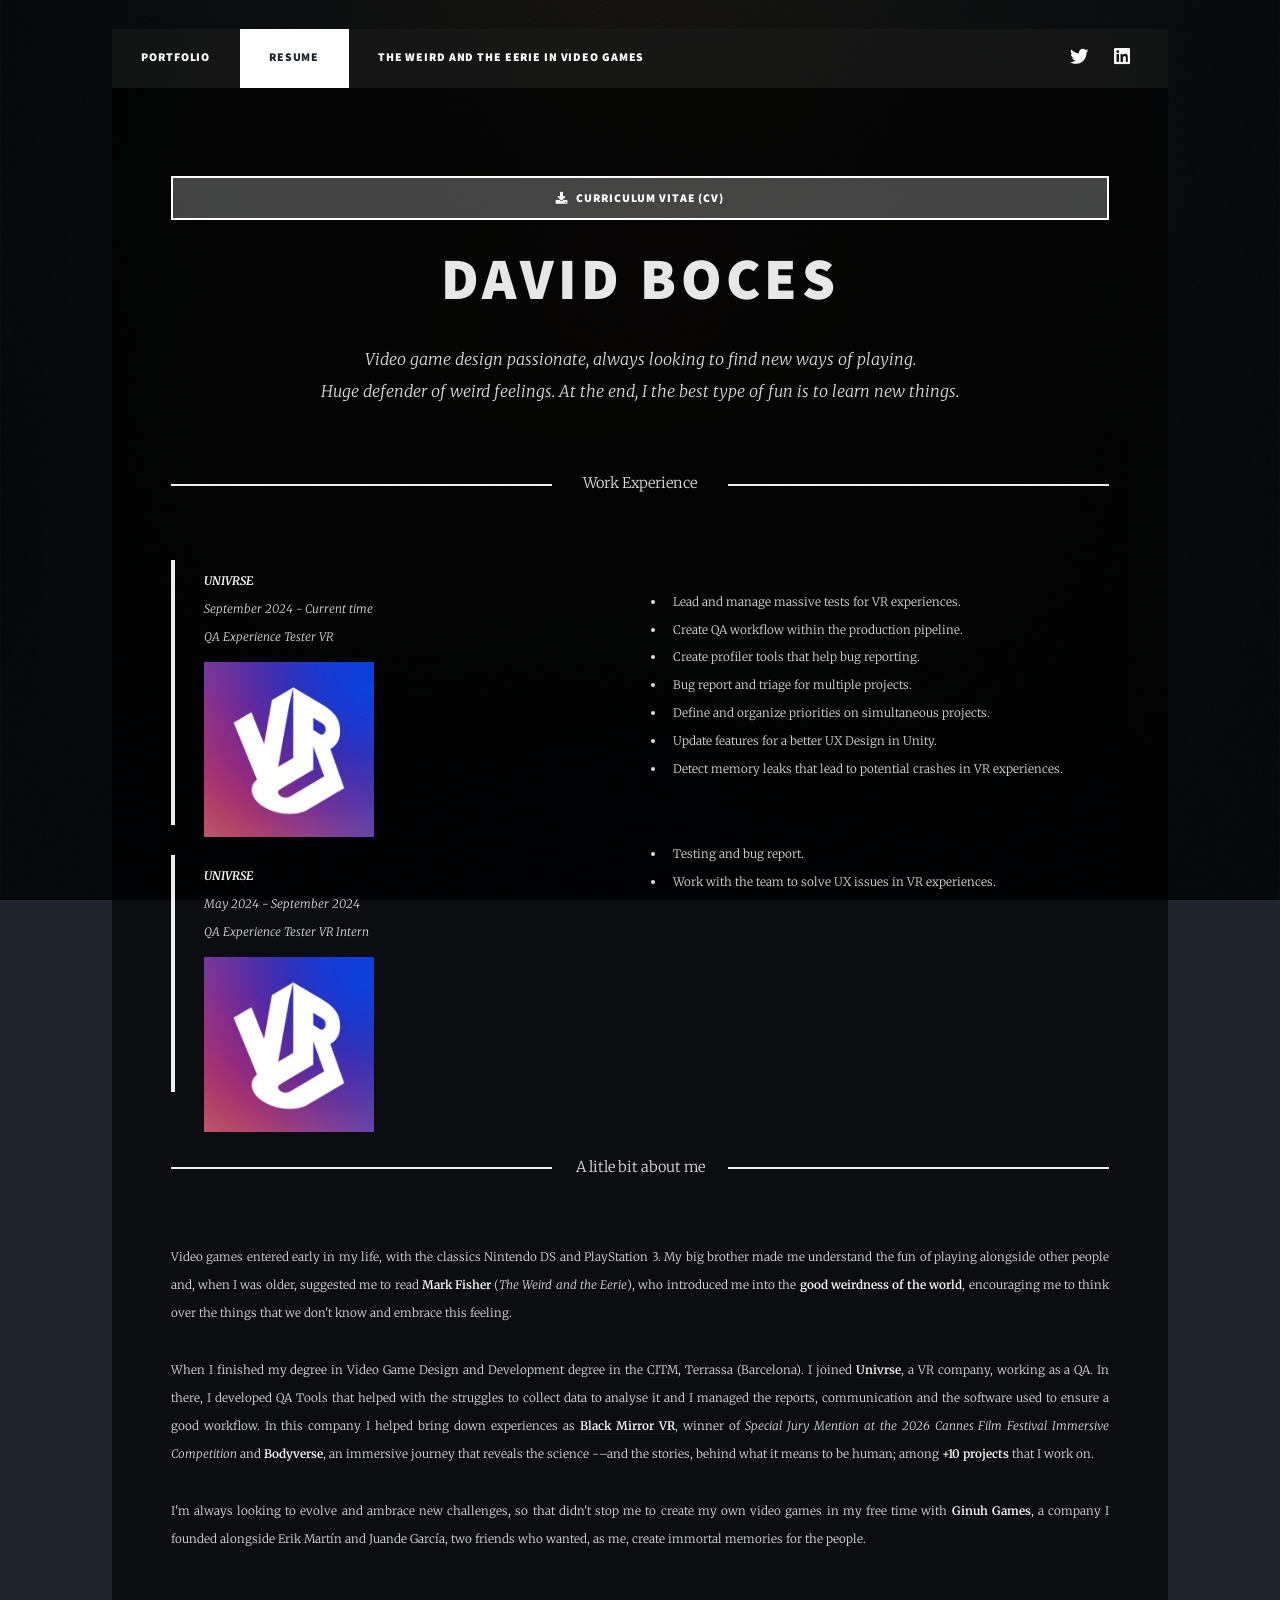
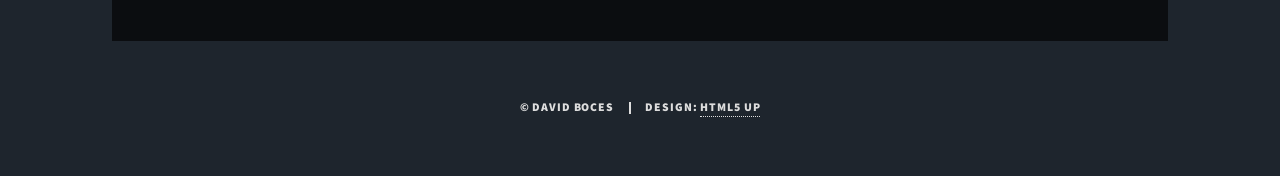
<file: docs/aboutme.html>
<!DOCTYPE HTML>
<!--
	Massively by HTML5 UP
	html5up.net | @ajlkn
	Free for personal and commercial use under the CCA 3.0 license (html5up.net/license)
-->
<html>
	<head>
		<title>David Boces - Portfolio</title>
		<meta charset="utf-8" />
		<meta name="viewport" content="width=device-width, initial-scale=1, user-scalable=no" />
		<link rel="stylesheet" href="assets/css/main.css" />
		<noscript><link rel="stylesheet" href="assets/css/noscript.css" /></noscript>
	</head>
	<body class="is-preload">

		<!-- Wrapper -->
			<div id="wrapper">

				<!-- Header -->
					<header id="header">
						<!-- <a href="index.html" class="logo">David Boces</a> -->
					</header>

				<!-- Nav -->
					<nav id="nav">
						<ul class="links">
							<li><a href="index.html">Portfolio</a></li>
							<li class="active"><a href="aboutme.html">Resume</a></li>
							<!-- <li><a href="unlighted.html">Unlighted</a></li> -->
							<li><a href="weirdandeerie.html">The Weird and the Eerie in Video Games</a></li>
						</ul>
						<ul class="icons">
							<li><a href="https://x.com/__VoZeS__" target="_blank" rel="noopener noreferrer" class="icon brands fa-twitter"><span class="label">Twitter</span></a></li>
							<li><a href="https://www.linkedin.com/in/david-boces-obis/" target="_blank" rel="noopener noreferrer" class="icon brands fa-linkedin"><span class="label">LinkedIn</span></a></li>
							<!-- <li><a href="https://www.instagram.com/boces16/" class="icon brands fa-instagram"><span class="label">Instagram</span></a></li> -->
							<!-- <li><a href="https://github.com/VoZeS/" class="icon brands fa-github"><span class="label">GitHub</span></a></li> -->
						</ul>
					</nav>

				<!-- Main -->
					<div id="main">

						<!-- Post -->
							<section class="post">
										<ul class="actions fit">
												<li><a href="documents/DavidBocesObis_CV.pdf" target="_blank" rel="noopener noreferrer" class="button fit primary icon solid fa-download">Curriculum Vitae (CV)</a></li>
										</ul>								
									<header class="major">
									<h1>David Boces</h1>
									<p>Video game design passionate, always looking to find new ways of playing.<br />
									Huge defender of weird feelings. At the end, I the best type of fun is to learn new things.</p>
								</header>
								<!-- <div class="image main"><img src="images/pic01.jpg" alt="" /></div> -->
								<header class="major">
									<span class="date">Work Experience</span>
								</header>
								<a>
									
									<div class="row">
										<div class="col-6 col-12-small">
									
											<blockquote><b>UNIVRSE</b></br>September 2024 - Current time</br>QA Experience Tester VR</br>
											<span class="image left"><img width="280" height="175" src="images/univr_se_logo.jpg" alt="" /></span></br></br></br></br></br></br></blockquote>
											
											<blockquote><b>UNIVRSE</b></br>May 2024 - September 2024</br>QA Experience Tester VR Intern</br>
												<span class="image left"><img width="280" height="175" src="images/univr_se_logo.jpg" alt="" /></span></br></br></br></br></br></blockquote>
										</div>
										<div class="col-6 col-12-small">
											<ul>
												</br>
												<li>Lead and manage massive tests for VR experiences.</li>
												<li>Create QA workflow within the production pipeline.</li>
												<li>Create profiler tools that help bug reporting.</li>
												<li>Bug report and triage for multiple projects.</li>
												<li>Define and organize priorities on simultaneous projects.</li>
												<li>Update features for a better UX Design in Unity.</li>
												<li>Detect memory leaks that lead to potential crashes in VR experiences.</li>
											</ul>

											<ul>
												</br>
												<li>Testing and bug report.</li>
												<li>Work with the team to solve UX issues in VR experiences.</li>
											</ul>

										</div>
									</div>
								<!-- <div class="box">
									<p><span class="image left" width="100" height="100"><img src="images/pic08.jpg" alt="" /></span></p>
									</div> -->
								</a>
								<header class="major">
									<span class="date">A litle bit about me</span>
								</header>	
								<p>Video games entered early in my life, with the classics Nintendo DS and PlayStation 3. My big brother made me understand the fun of playing alongside other people and, when I was older, suggested me to read <b>Mark Fisher</b> (<a href="https://www.penguinrandomhouse.com/books/546891/the-weird-and-the-eerie-by-mark-fisher/" target="_blank" rel="noopener noreferrer"><i>The Weird and the Eerie</i></a>), who introduced me into the <b>good weirdness of the world</b>, encouraging me to think over the things that we don't know and embrace this feeling.</p>
								<p>When I finished my degree in Video Game Design and Development degree in the <a href = "https://www.citm.upc.edu">CITM</a>, Terrassa (Barcelona). I joined <a href="https://www.univr.se/our-content" target="_blank" rel="noopener noreferrer"><b>Univrse</b></a>, a VR company, working as a QA. In there, I developed QA Tools that helped with the struggles to collect data to analyse it and I managed the reports, communication and the software used to ensure a good workflow. In this company I helped bring down experiences as <a href="https://www.univr.se/project/theblackmirrorexperience" target="_blank" rel="noopener noreferrer"></ahref><b>Black Mirror VR</b></a>, winner of <i>Special Jury Mention at the 2026 Cannes Film Festival Immersive Competition</i> and <a href="https://www.univr.se/project/bodyverse" target="_blank" rel="noopener noreferrer"></ahref><b>Bodyverse</b></a>, an immersive journey that reveals the science -–and the stories, behind what it means to be human; among <b>+10 projects</b> that I work on.</p> 
									<p>I'm always looking to evolve and ambrace new challenges, so that didn't stop me to create my own video games in my free time with <a href="https://www.ginuhgames.com/" target="_blank" rel="noopener noreferrer"><b>Ginuh Games</b></a>, a company I founded alongside Erik Martín and Juande García, two friends who wanted, as me, create immortal memories for the people.</p>
							</section>

					</div>

				<!-- Footer -->
					<!-- <footer id="footer">
						<section>
							<section class="alt">
								<h3>Address</h3>
								<p>Barcelona, Spain</p>
							</section>
							<section>
								<h3>Phone</h3>
								<p>(+34) 672 13 98 16</p>
							</section>
						</section>
						<section>
							<section>
								<h3>Email</h3>
								<p>davidboces16@gmail.com</p>
							</section>
							<section>
								<h3>Social</h3>
								<ul class="icons alt">
							<li><a href="https://x.com/__VoZeS__" class="icon brands alt fa-twitter"><span class="label">Twitter</span></a></li>
							<li><a href="https://www.linkedin.com/in/david-boces-obis/" class="icon brands alt fa-linkedin"><span class="label">LinkedIn</span></a></li>
							<li><a href="https://www.instagram.com/boces16/" class="icon brands alt fa-instagram"><span class="label">Instagram</span></a></li>
							<li><a href="https://github.com/VoZeS/" class="icon brands alt fa-github"><span class="label">GitHub</span></a></li>
								</ul>
							</section>
						</section>
					</footer> -->


				<!-- Copyright -->
					<div id="copyright">
						<ul><li>&copy; David Boces</li><li>Design: <a href="https://html5up.net">HTML5 UP</a></li></ul>
					</div>

			</div>

		<!-- Scripts -->
			<script src="assets/js/jquery.min.js"></script>
			<script src="assets/js/jquery.scrollex.min.js"></script>
			<script src="assets/js/jquery.scrolly.min.js"></script>
			<script src="assets/js/browser.min.js"></script>
			<script src="assets/js/breakpoints.min.js"></script>
			<script src="assets/js/util.js"></script>
			<script src="assets/js/main.js"></script>

	</body>
</html>
</file>
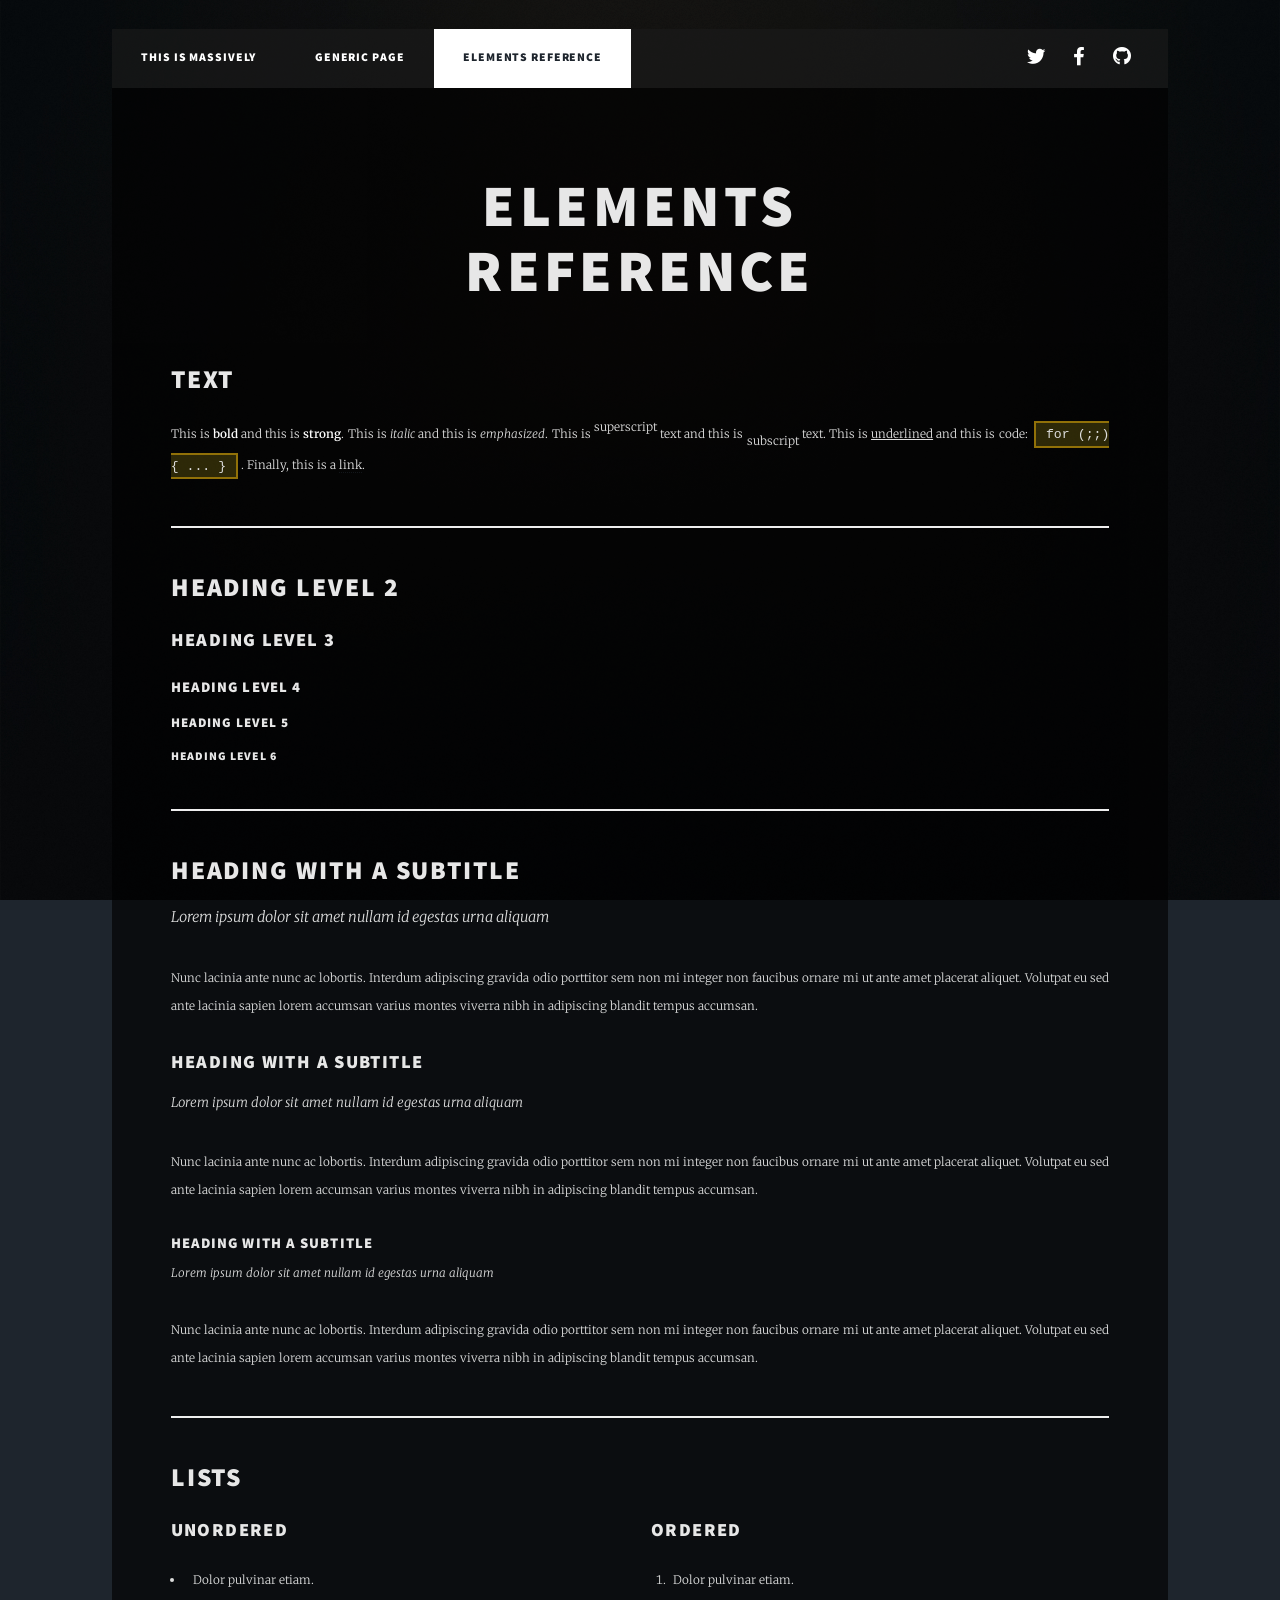
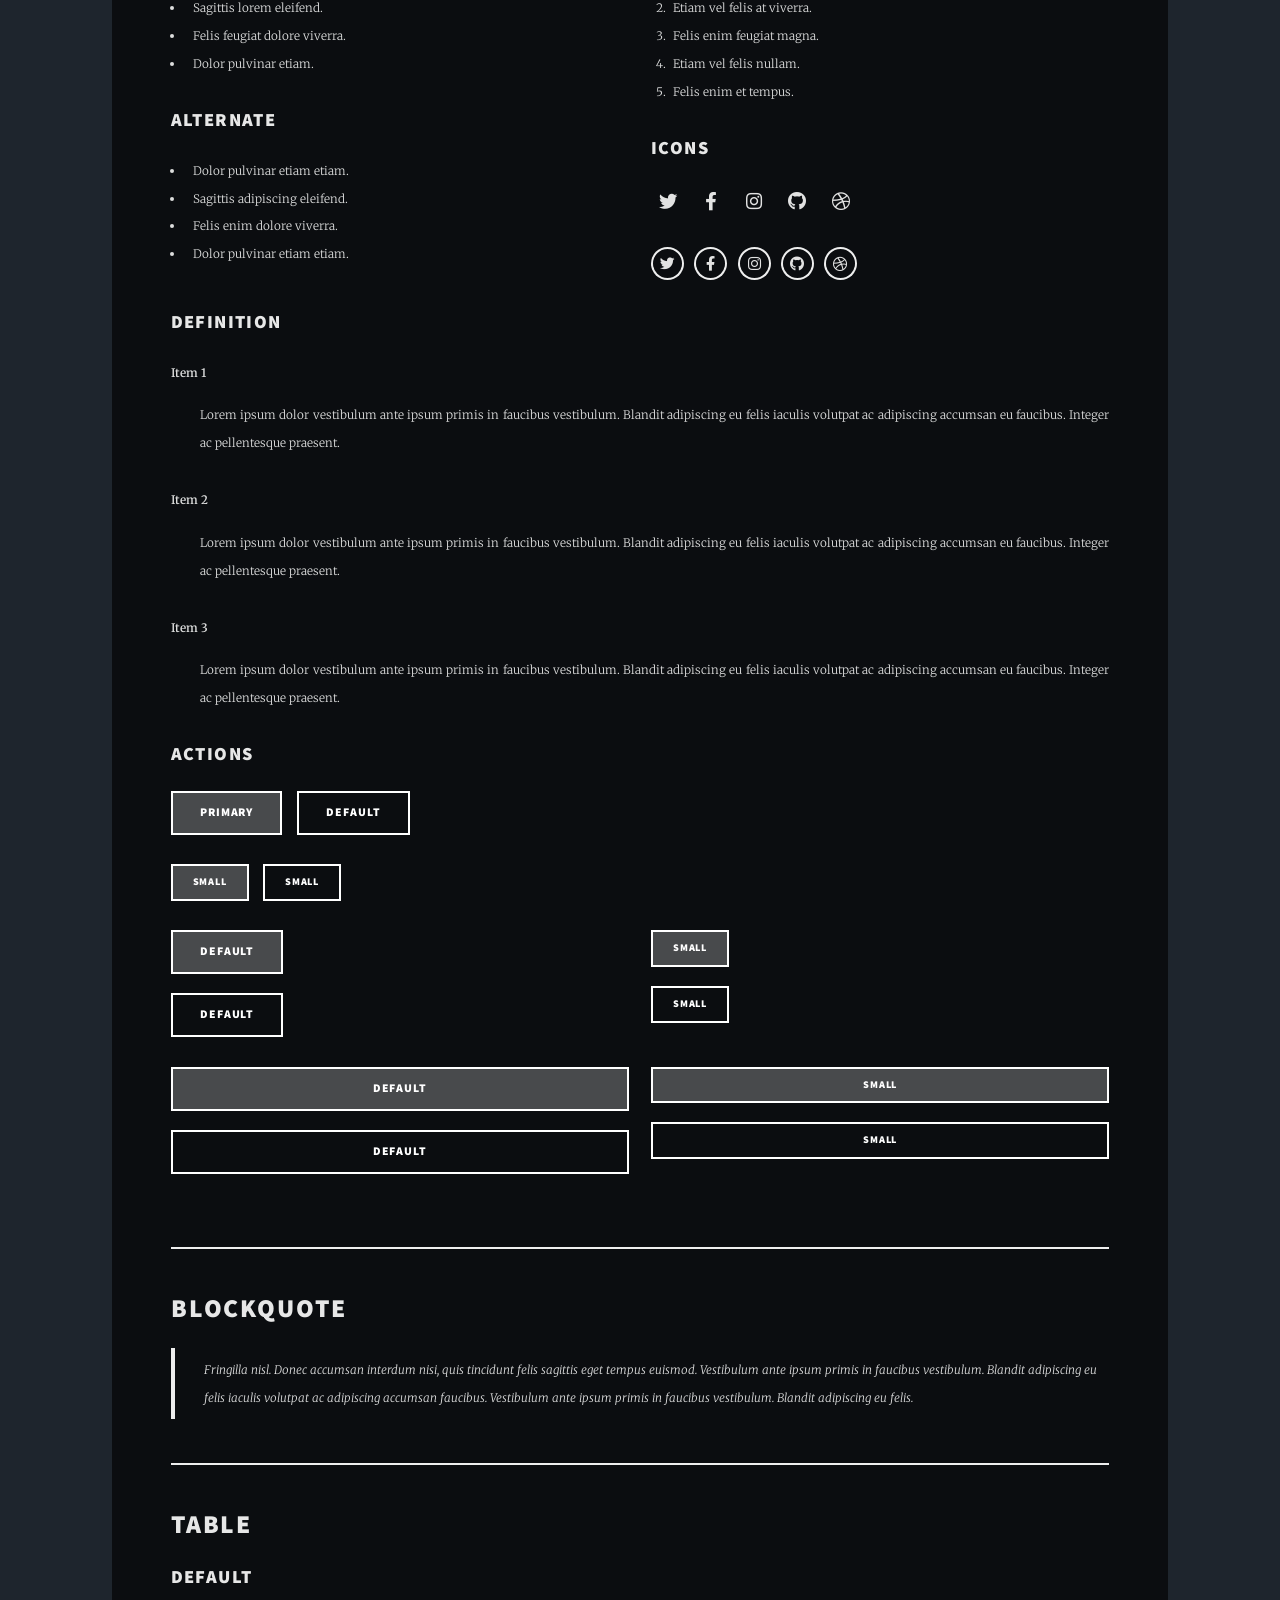
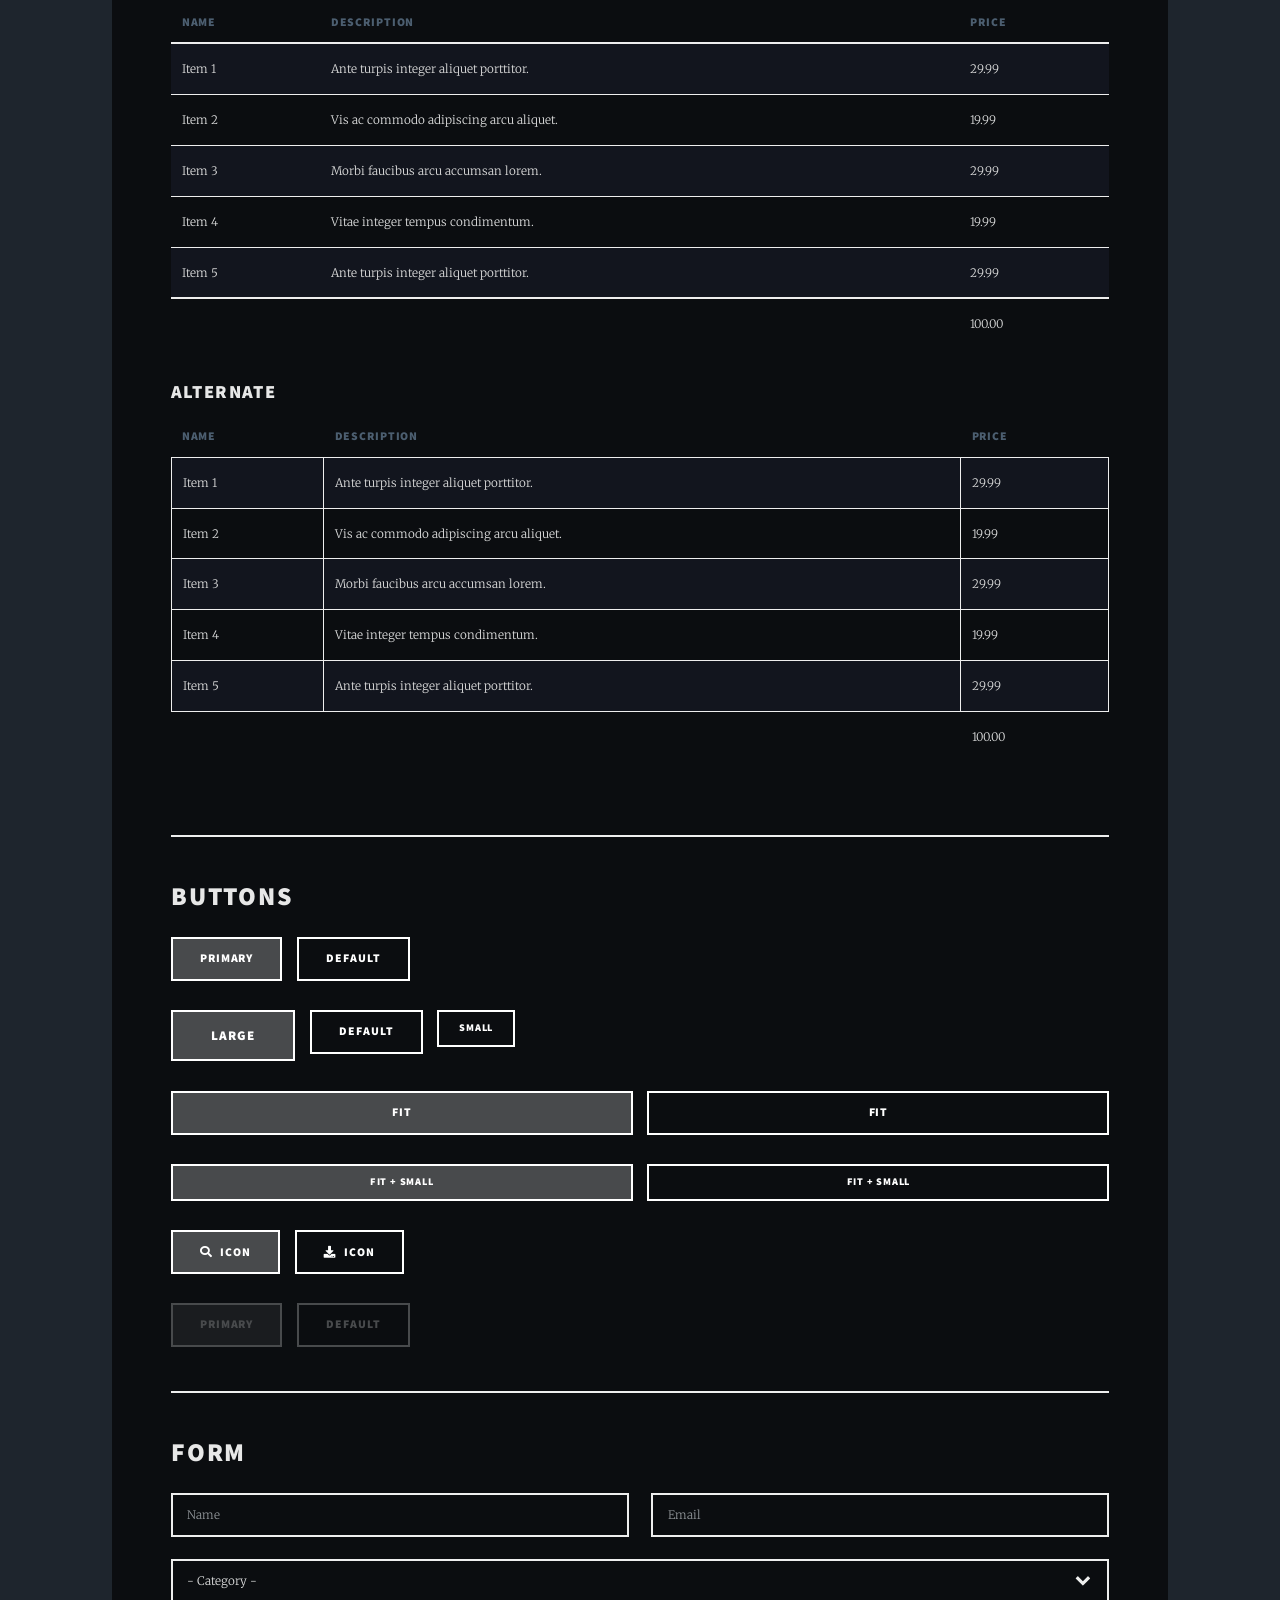
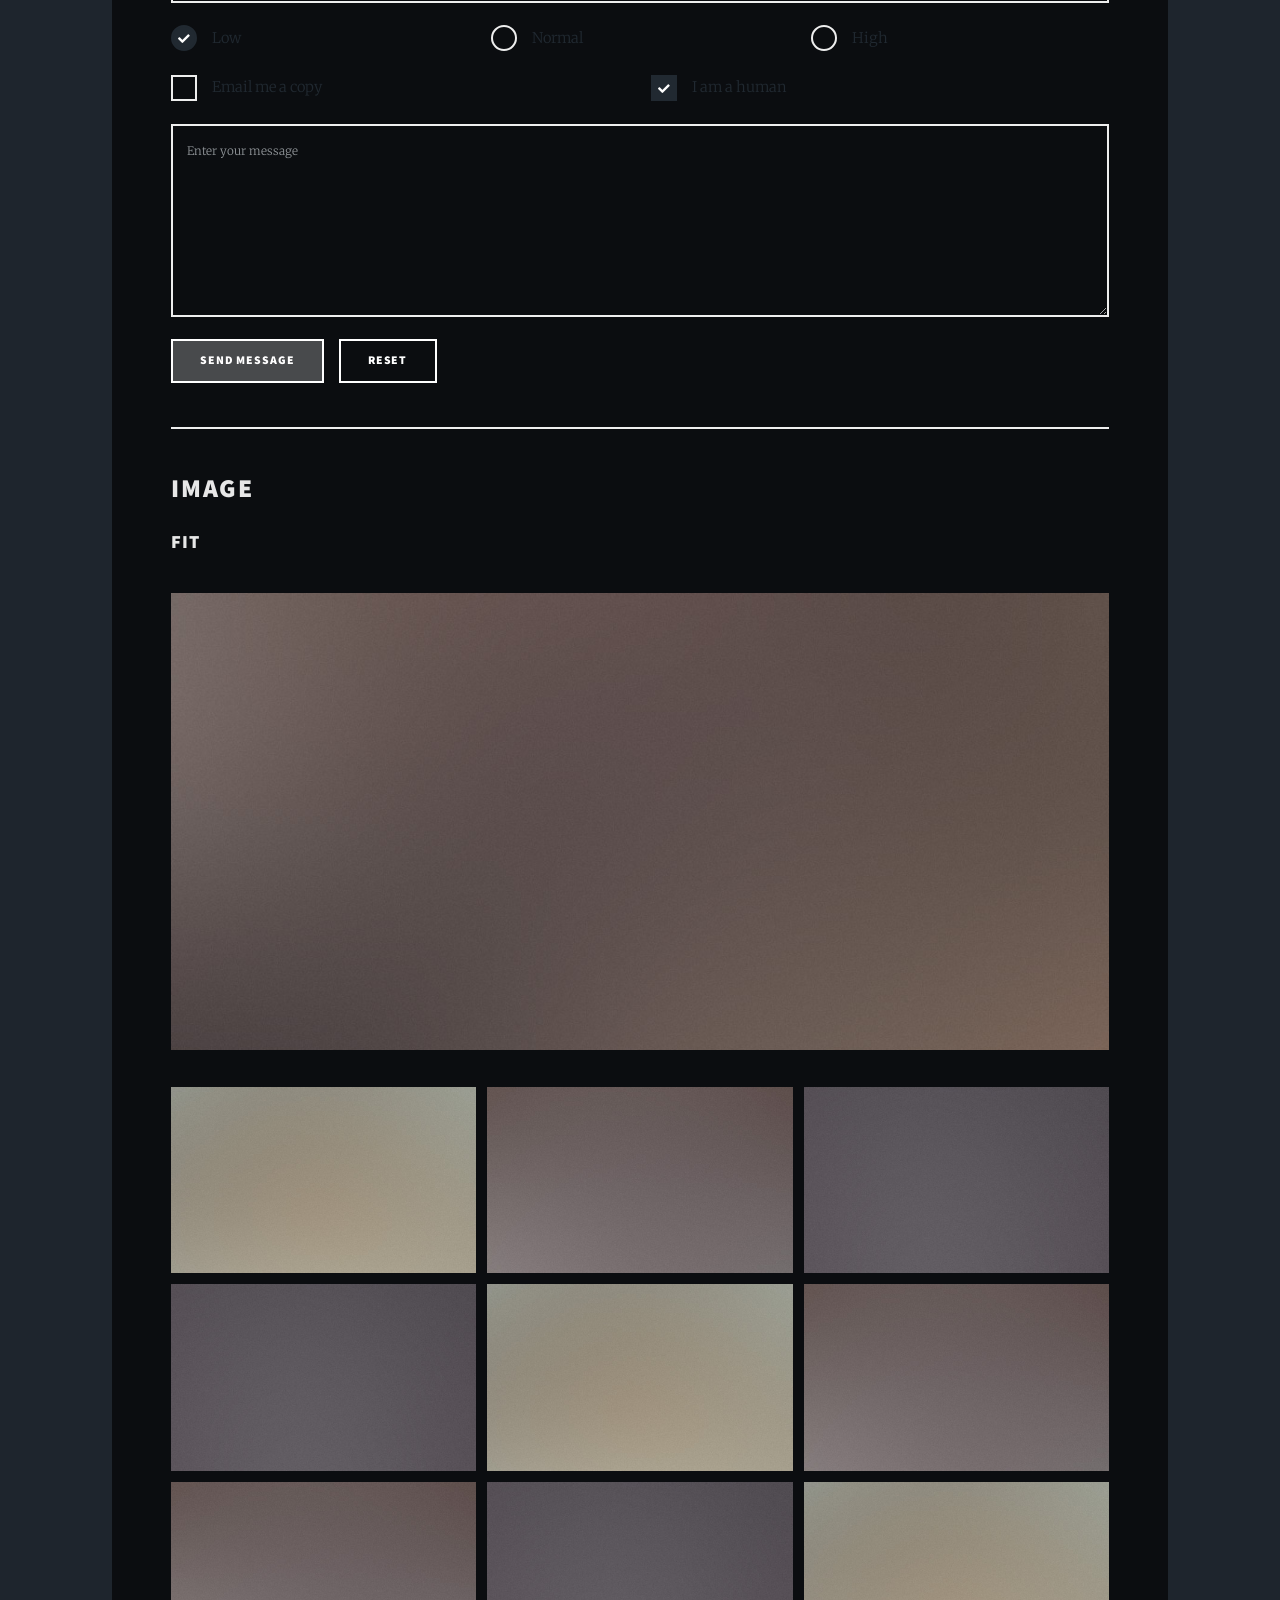
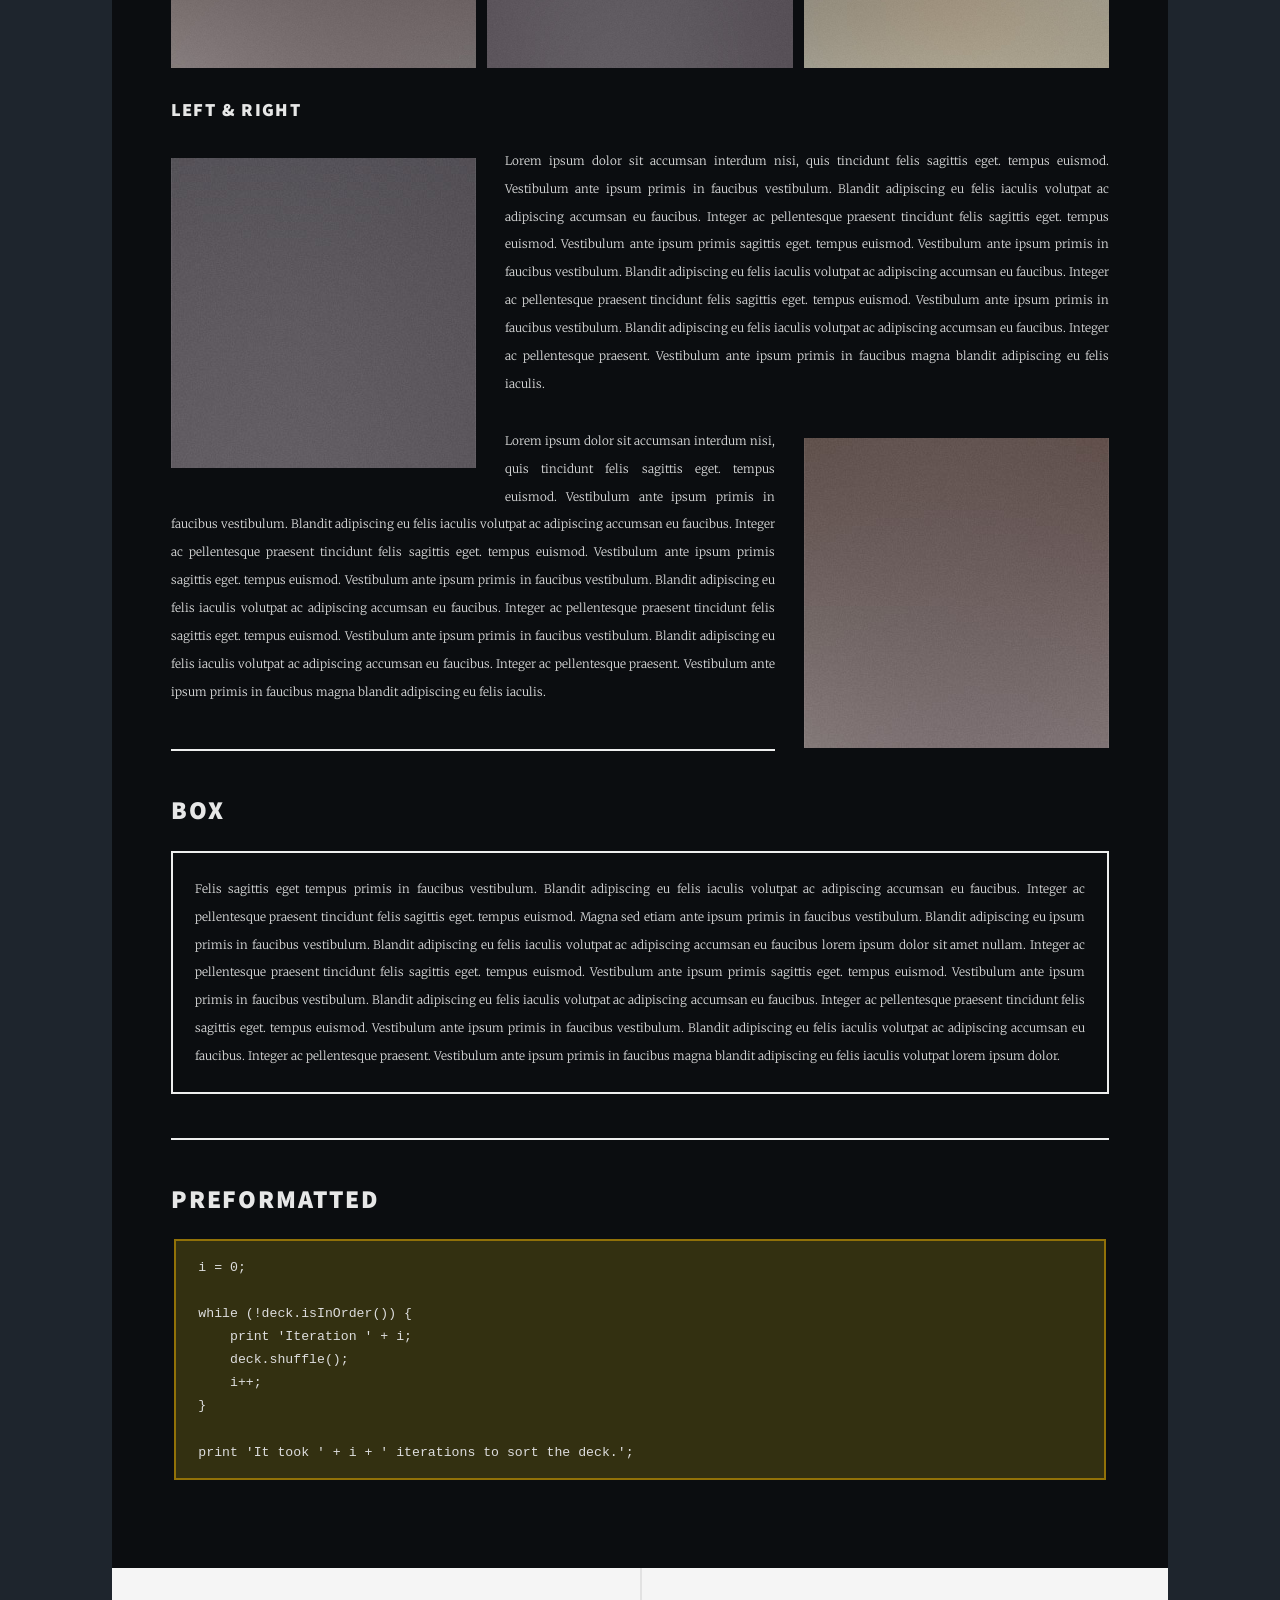
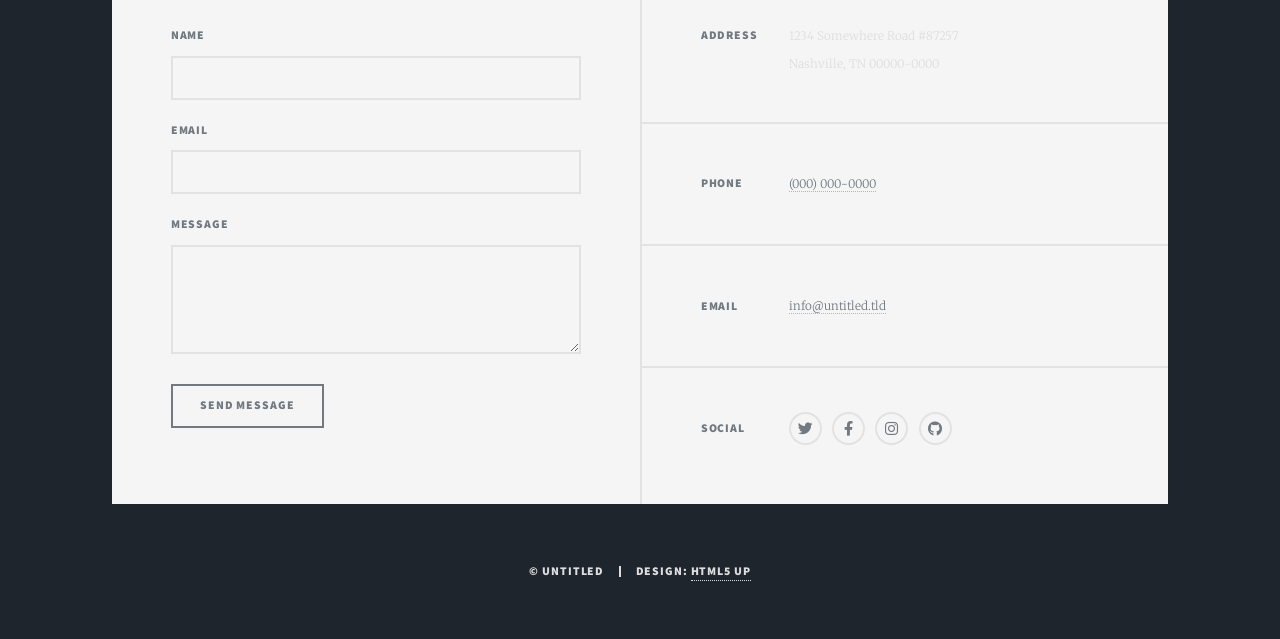
<file: docs/elements.html>
<!DOCTYPE HTML>
<!--
	Massively by HTML5 UP
	html5up.net | @ajlkn
	Free for personal and commercial use under the CCA 3.0 license (html5up.net/license)
-->
<html>
	<head>
		<title>Elements Reference - Massively by HTML5 UP</title>
		<meta charset="utf-8" />
		<meta name="viewport" content="width=device-width, initial-scale=1, user-scalable=no" />
		<link rel="stylesheet" href="assets/css/main.css" />
		<noscript><link rel="stylesheet" href="assets/css/noscript.css" /></noscript>
	</head>
	<body class="is-preload">

		<!-- Wrapper -->
			<div id="wrapper">

				<!-- Header -->
					<header id="header">
						<a href="index.html" class="logo">Massively</a>
					</header>

				<!-- Nav -->
					<nav id="nav">
						<ul class="links">
							<li><a href="index.html">This is Massively</a></li>
							<li><a href="generic.html">Generic Page</a></li>
							<li class="active"><a href="elements.html">Elements Reference</a></li>
						</ul>
						<ul class="icons">
							<li><a href="#" class="icon brands fa-twitter"><span class="label">Twitter</span></a></li>
							<li><a href="#" class="icon brands fa-facebook-f"><span class="label">Facebook</span></a></li>
							<!-- <li><a href="#" class="icon brands fa-instagram"><span class="label">Instagram</span></a></li> -->
							<li><a href="#" class="icon brands fa-github"><span class="label">GitHub</span></a></li>
						</ul>
					</nav>

				<!-- Main -->
					<div id="main">

						<!-- Post -->
							<section class="post">
								<header class="major">
									<h1>Elements<br />
									Reference</h1>
								</header>

								<!-- Text stuff -->
									<h2>Text</h2>
									<p>This is <b>bold</b> and this is <strong>strong</strong>. This is <i>italic</i> and this is <em>emphasized</em>.
									This is <sup>superscript</sup> text and this is <sub>subscript</sub> text.
									This is <u>underlined</u> and this is code: <code>for (;;) { ... }</code>.
									Finally, this is a <a href="#">link</a>.</p>
									<hr />
									<h2>Heading Level 2</h2>
									<h3>Heading Level 3</h3>
									<h4>Heading Level 4</h4>
									<h5>Heading Level 5</h5>
									<h6>Heading Level 6</h6>
									<hr />
									<header>
										<h2>Heading with a Subtitle</h2>
										<p>Lorem ipsum dolor sit amet nullam id egestas urna aliquam</p>
									</header>
									<p>Nunc lacinia ante nunc ac lobortis. Interdum adipiscing gravida odio porttitor sem non mi integer non faucibus ornare mi ut ante amet placerat aliquet. Volutpat eu sed ante lacinia sapien lorem accumsan varius montes viverra nibh in adipiscing blandit tempus accumsan.</p>
									<header>
										<h3>Heading with a Subtitle</h3>
										<p>Lorem ipsum dolor sit amet nullam id egestas urna aliquam</p>
									</header>
									<p>Nunc lacinia ante nunc ac lobortis. Interdum adipiscing gravida odio porttitor sem non mi integer non faucibus ornare mi ut ante amet placerat aliquet. Volutpat eu sed ante lacinia sapien lorem accumsan varius montes viverra nibh in adipiscing blandit tempus accumsan.</p>
									<header>
										<h4>Heading with a Subtitle</h4>
										<p>Lorem ipsum dolor sit amet nullam id egestas urna aliquam</p>
									</header>
									<p>Nunc lacinia ante nunc ac lobortis. Interdum adipiscing gravida odio porttitor sem non mi integer non faucibus ornare mi ut ante amet placerat aliquet. Volutpat eu sed ante lacinia sapien lorem accumsan varius montes viverra nibh in adipiscing blandit tempus accumsan.</p>

									<hr />

								<!-- Lists -->
									<h2>Lists</h2>
									<div class="row">
										<div class="col-6 col-12-small">

											<h3>Unordered</h3>
											<ul>
												<li>Dolor pulvinar etiam.</li>
												<li>Sagittis lorem eleifend.</li>
												<li>Felis feugiat dolore viverra.</li>
												<li>Dolor pulvinar etiam.</li>
											</ul>

											<h3>Alternate</h3>
											<ul class="alt">
												<li>Dolor pulvinar etiam etiam.</li>
												<li>Sagittis adipiscing eleifend.</li>
												<li>Felis enim dolore viverra.</li>
												<li>Dolor pulvinar etiam etiam.</li>
											</ul>

										</div>
										<div class="col-6 col-12-small">

											<h3>Ordered</h3>
											<ol>
												<li>Dolor pulvinar etiam.</li>
												<li>Etiam vel felis at viverra.</li>
												<li>Felis enim feugiat magna.</li>
												<li>Etiam vel felis nullam.</li>
												<li>Felis enim et tempus.</li>
											</ol>

											<h3>Icons</h3>
											<ul class="icons">
												<li><a href="#" class="icon brands fa-twitter"><span class="label">Twitter</span></a></li>
												<li><a href="#" class="icon brands fa-facebook-f"><span class="label">Facebook</span></a></li>
												<li><a href="#" class="icon brands fa-instagram"><span class="label">Instagram</span></a></li>
												<li><a href="#" class="icon brands fa-github"><span class="label">Github</span></a></li>
												<li><a href="#" class="icon brands fa-dribbble"><span class="label">Dribbble</span></a></li>
											</ul>
											<ul class="icons alt">
												<li><a href="#" class="icon brands alt fa-twitter"><span class="label">Twitter</span></a></li>
												<li><a href="#" class="icon brands alt fa-facebook-f"><span class="label">Facebook</span></a></li>
												<li><a href="#" class="icon brands alt fa-instagram"><span class="label">Instagram</span></a></li>
												<li><a href="#" class="icon brands alt fa-github"><span class="label">Github</span></a></li>
												<li><a href="#" class="icon brands alt fa-dribbble"><span class="label">Dribbble</span></a></li>
											</ul>

										</div>
									</div>
									<h3>Definition</h3>
									<dl>
										<dt>Item 1</dt>
										<dd>
											<p>Lorem ipsum dolor vestibulum ante ipsum primis in faucibus vestibulum. Blandit adipiscing eu felis iaculis volutpat ac adipiscing accumsan eu faucibus. Integer ac pellentesque praesent.</p>
										</dd>
										<dt>Item 2</dt>
										<dd>
											<p>Lorem ipsum dolor vestibulum ante ipsum primis in faucibus vestibulum. Blandit adipiscing eu felis iaculis volutpat ac adipiscing accumsan eu faucibus. Integer ac pellentesque praesent.</p>
										</dd>
										<dt>Item 3</dt>
										<dd>
											<p>Lorem ipsum dolor vestibulum ante ipsum primis in faucibus vestibulum. Blandit adipiscing eu felis iaculis volutpat ac adipiscing accumsan eu faucibus. Integer ac pellentesque praesent.</p>
										</dd>
									</dl>

									<h3>Actions</h3>
									<ul class="actions">
										<li><a href="#" class="button primary">Primary</a></li>
										<li><a href="#" class="button">Default</a></li>
									</ul>
									<ul class="actions small">
										<li><a href="#" class="button primary small">Small</a></li>
										<li><a href="#" class="button small">Small</a></li>
									</ul>
									<div class="row">
										<div class="col-6 col-12-small">
											<ul class="actions stacked">
												<li><a href="#" class="button primary">Default</a></li>
												<li><a href="#" class="button">Default</a></li>
											</ul>
										</div>
										<div class="col-6 col-12-small">
											<ul class="actions stacked">
												<li><a href="#" class="button primary small">Small</a></li>
												<li><a href="#" class="button small">Small</a></li>
											</ul>
										</div>
									</div>
									<div class="row">
										<div class="col-6 col-12-small">
											<ul class="actions stacked">
												<li><a href="#" class="button primary fit">Default</a></li>
												<li><a href="#" class="button fit">Default</a></li>
											</ul>
										</div>
										<div class="col-6 col-12-small">
											<ul class="actions stacked">
												<li><a href="#" class="button primary small fit">Small</a></li>
												<li><a href="#" class="button small fit">Small</a></li>
											</ul>
										</div>
									</div>

									<hr />

								<!-- Blockquote -->
									<h2>Blockquote</h2>
									<blockquote>Fringilla nisl. Donec accumsan interdum nisi, quis tincidunt felis sagittis eget tempus euismod. Vestibulum ante ipsum primis in faucibus vestibulum. Blandit adipiscing eu felis iaculis volutpat ac adipiscing accumsan faucibus. Vestibulum ante ipsum primis in faucibus vestibulum. Blandit adipiscing eu felis.</blockquote>

									<hr />

								<!-- Table -->
									<h2>Table</h2>

									<h3>Default</h3>
									<div class="table-wrapper">
										<table>
											<thead>
												<tr>
													<th>Name</th>
													<th>Description</th>
													<th>Price</th>
												</tr>
											</thead>
											<tbody>
												<tr>
													<td>Item 1</td>
													<td>Ante turpis integer aliquet porttitor.</td>
													<td>29.99</td>
												</tr>
												<tr>
													<td>Item 2</td>
													<td>Vis ac commodo adipiscing arcu aliquet.</td>
													<td>19.99</td>
												</tr>
												<tr>
													<td>Item 3</td>
													<td> Morbi faucibus arcu accumsan lorem.</td>
													<td>29.99</td>
												</tr>
												<tr>
													<td>Item 4</td>
													<td>Vitae integer tempus condimentum.</td>
													<td>19.99</td>
												</tr>
												<tr>
													<td>Item 5</td>
													<td>Ante turpis integer aliquet porttitor.</td>
													<td>29.99</td>
												</tr>
											</tbody>
											<tfoot>
												<tr>
													<td colspan="2"></td>
													<td>100.00</td>
												</tr>
											</tfoot>
										</table>
									</div>

									<h3>Alternate</h3>
									<div class="table-wrapper">
										<table class="alt">
											<thead>
												<tr>
													<th>Name</th>
													<th>Description</th>
													<th>Price</th>
												</tr>
											</thead>
											<tbody>
												<tr>
													<td>Item 1</td>
													<td>Ante turpis integer aliquet porttitor.</td>
													<td>29.99</td>
												</tr>
												<tr>
													<td>Item 2</td>
													<td>Vis ac commodo adipiscing arcu aliquet.</td>
													<td>19.99</td>
												</tr>
												<tr>
													<td>Item 3</td>
													<td> Morbi faucibus arcu accumsan lorem.</td>
													<td>29.99</td>
												</tr>
												<tr>
													<td>Item 4</td>
													<td>Vitae integer tempus condimentum.</td>
													<td>19.99</td>
												</tr>
												<tr>
													<td>Item 5</td>
													<td>Ante turpis integer aliquet porttitor.</td>
													<td>29.99</td>
												</tr>
											</tbody>
											<tfoot>
												<tr>
													<td colspan="2"></td>
													<td>100.00</td>
												</tr>
											</tfoot>
										</table>
									</div>

									<hr />

								<!-- Buttons -->
									<h2>Buttons</h2>
									<ul class="actions">
										<li><a href="#" class="button primary">Primary</a></li>
										<li><a href="#" class="button">Default</a></li>
									</ul>
									<ul class="actions">
										<li><a href="#" class="button primary large">Large</a></li>
										<li><a href="#" class="button">Default</a></li>
										<li><a href="#" class="button small">Small</a></li>
									</ul>
									<ul class="actions fit">
										<li><a href="#" class="button primary fit">Fit</a></li>
										<li><a href="#" class="button fit">Fit</a></li>
									</ul>
									<ul class="actions fit small">
										<li><a href="#" class="button primary fit small">Fit + Small</a></li>
										<li><a href="#" class="button fit small">Fit + Small</a></li>
									</ul>
									<ul class="actions">
										<li><a href="#" class="button primary icon solid fa-search">Icon</a></li>
										<li><a href="#" class="button icon solid fa-download">Icon</a></li>
									</ul>
									<ul class="actions">
										<li><span class="button primary disabled">Primary</span></li>
										<li><span class="button disabled">Default</span></li>
									</ul>

									<hr />

								<!-- Form -->
									<h2>Form</h2>

									<form method="post" action="#">
										<div class="row gtr-uniform">
											<div class="col-6 col-12-xsmall">
												<input type="text" name="demo-name" id="demo-name" value="" placeholder="Name" />
											</div>
											<div class="col-6 col-12-xsmall">
												<input type="email" name="demo-email" id="demo-email" value="" placeholder="Email" />
											</div>
											<!-- Break -->
											<div class="col-12">
												<select name="demo-category" id="demo-category">
													<option value="">- Category -</option>
													<option value="1">Manufacturing</option>
													<option value="1">Shipping</option>
													<option value="1">Administration</option>
													<option value="1">Human Resources</option>
												</select>
											</div>
											<!-- Break -->
											<div class="col-4 col-12-small">
												<input type="radio" id="demo-priority-low" name="demo-priority" checked>
												<label for="demo-priority-low">Low</label>
											</div>
											<div class="col-4 col-12-small">
												<input type="radio" id="demo-priority-normal" name="demo-priority">
												<label for="demo-priority-normal">Normal</label>
											</div>
											<div class="col-4 col-12-small">
												<input type="radio" id="demo-priority-high" name="demo-priority">
												<label for="demo-priority-high">High</label>
											</div>
											<!-- Break -->
											<div class="col-6 col-12-small">
												<input type="checkbox" id="demo-copy" name="demo-copy">
												<label for="demo-copy">Email me a copy</label>
											</div>
											<div class="col-6 col-12-small">
												<input type="checkbox" id="demo-human" name="demo-human" checked>
												<label for="demo-human">I am a human</label>
											</div>
											<!-- Break -->
											<div class="col-12">
												<textarea name="demo-message" id="demo-message" placeholder="Enter your message" rows="6"></textarea>
											</div>
											<!-- Break -->
											<div class="col-12">
												<ul class="actions">
													<li><input type="submit" value="Send Message" class="primary" /></li>
													<li><input type="reset" value="Reset" /></li>
												</ul>
											</div>
										</div>
									</form>

									<hr />

								<!-- Image -->
									<h2>Image</h2>

									<h3>Fit</h3>
									<span class="image fit"><img src="images/pic01.jpg" alt="" /></span>
									<div class="box alt">
										<div class="row gtr-50 gtr-uniform">
											<div class="col-4"><span class="image fit"><img src="images/pic02.jpg" alt="" /></span></div>
											<div class="col-4"><span class="image fit"><img src="images/pic03.jpg" alt="" /></span></div>
											<div class="col-4"><span class="image fit"><img src="images/pic04.jpg" alt="" /></span></div>
											<!-- Break -->
											<div class="col-4"><span class="image fit"><img src="images/pic04.jpg" alt="" /></span></div>
											<div class="col-4"><span class="image fit"><img src="images/pic02.jpg" alt="" /></span></div>
											<div class="col-4"><span class="image fit"><img src="images/pic03.jpg" alt="" /></span></div>
											<!-- Break -->
											<div class="col-4"><span class="image fit"><img src="images/pic03.jpg" alt="" /></span></div>
											<div class="col-4"><span class="image fit"><img src="images/pic04.jpg" alt="" /></span></div>
											<div class="col-4"><span class="image fit"><img src="images/pic02.jpg" alt="" /></span></div>
										</div>
									</div>

									<h3>Left &amp; Right</h3>
									<p><span class="image left"><img src="images/pic08.jpg" alt="" /></span>Lorem ipsum dolor sit accumsan interdum nisi, quis tincidunt felis sagittis eget. tempus euismod. Vestibulum ante ipsum primis in faucibus vestibulum. Blandit adipiscing eu felis iaculis volutpat ac adipiscing accumsan eu faucibus. Integer ac pellentesque praesent tincidunt felis sagittis eget. tempus euismod. Vestibulum ante ipsum primis sagittis eget. tempus euismod. Vestibulum ante ipsum primis in faucibus vestibulum. Blandit adipiscing eu felis iaculis volutpat ac adipiscing accumsan eu faucibus. Integer ac pellentesque praesent tincidunt felis sagittis eget. tempus euismod. Vestibulum ante ipsum primis in faucibus vestibulum. Blandit adipiscing eu felis iaculis volutpat ac adipiscing accumsan eu faucibus. Integer ac pellentesque praesent. Vestibulum ante ipsum primis in faucibus magna blandit adipiscing eu felis iaculis.</p>
									<p><span class="image right"><img src="images/pic09.jpg" alt="" /></span>Lorem ipsum dolor sit accumsan interdum nisi, quis tincidunt felis sagittis eget. tempus euismod. Vestibulum ante ipsum primis in faucibus vestibulum. Blandit adipiscing eu felis iaculis volutpat ac adipiscing accumsan eu faucibus. Integer ac pellentesque praesent tincidunt felis sagittis eget. tempus euismod. Vestibulum ante ipsum primis sagittis eget. tempus euismod. Vestibulum ante ipsum primis in faucibus vestibulum. Blandit adipiscing eu felis iaculis volutpat ac adipiscing accumsan eu faucibus. Integer ac pellentesque praesent tincidunt felis sagittis eget. tempus euismod. Vestibulum ante ipsum primis in faucibus vestibulum. Blandit adipiscing eu felis iaculis volutpat ac adipiscing accumsan eu faucibus. Integer ac pellentesque praesent. Vestibulum ante ipsum primis in faucibus magna blandit adipiscing eu felis iaculis.</p>

									<hr />

								<!-- Box -->
									<h2>Box</h2>
									<div class="box">
										<p>Felis sagittis eget tempus primis in faucibus vestibulum. Blandit adipiscing eu felis iaculis volutpat ac adipiscing accumsan eu faucibus. Integer ac pellentesque praesent tincidunt felis sagittis eget. tempus euismod. Magna sed etiam ante ipsum primis in faucibus vestibulum. Blandit adipiscing eu ipsum primis in faucibus vestibulum. Blandit adipiscing eu felis iaculis volutpat ac adipiscing accumsan eu faucibus lorem ipsum dolor sit amet nullam. Integer ac pellentesque praesent tincidunt felis sagittis eget. tempus euismod. Vestibulum ante ipsum primis sagittis eget. tempus euismod. Vestibulum ante ipsum primis in faucibus vestibulum. Blandit adipiscing eu felis iaculis volutpat ac adipiscing accumsan eu faucibus. Integer ac pellentesque praesent tincidunt felis sagittis eget. tempus euismod. Vestibulum ante ipsum primis in faucibus vestibulum. Blandit adipiscing eu felis iaculis volutpat ac adipiscing accumsan eu faucibus. Integer ac pellentesque praesent. Vestibulum ante ipsum primis in faucibus magna blandit adipiscing eu felis iaculis volutpat lorem ipsum dolor.</p>
									</div>

									<hr />

								<!-- Preformatted Code -->
									<h2>Preformatted</h2>
									<pre><code>i = 0;

while (!deck.isInOrder()) {
    print 'Iteration ' + i;
    deck.shuffle();
    i++;
}

print 'It took ' + i + ' iterations to sort the deck.';
</code></pre>

							</section>

					</div>

				<!-- Footer -->
					<footer id="footer">
						<section>
							<form method="post" action="#">
								<div class="fields">
									<div class="field">
										<label for="name">Name</label>
										<input type="text" name="name" id="name" />
									</div>
									<div class="field">
										<label for="email">Email</label>
										<input type="text" name="email" id="email" />
									</div>
									<div class="field">
										<label for="message">Message</label>
										<textarea name="message" id="message" rows="3"></textarea>
									</div>
								</div>
								<ul class="actions">
									<li><input type="submit" value="Send Message" /></li>
								</ul>
							</form>
						</section>
						<section class="split contact">
							<section class="alt">
								<h3>Address</h3>
								<p>1234 Somewhere Road #87257<br />
								Nashville, TN 00000-0000</p>
							</section>
							<section>
								<h3>Phone</h3>
								<p><a href="#">(000) 000-0000</a></p>
							</section>
							<section>
								<h3>Email</h3>
								<p><a href="#">info@untitled.tld</a></p>
							</section>
							<section>
								<h3>Social</h3>
								<ul class="icons alt">
									<li><a href="#" class="icon brands alt fa-twitter"><span class="label">Twitter</span></a></li>
									<li><a href="#" class="icon brands alt fa-facebook-f"><span class="label">Facebook</span></a></li>
									<li><a href="#" class="icon brands alt fa-instagram"><span class="label">Instagram</span></a></li>
									<li><a href="#" class="icon brands alt fa-github"><span class="label">GitHub</span></a></li>
								</ul>
							</section>
						</section>
					</footer>

				<!-- Copyright -->
					<div id="copyright">
						<ul><li>&copy; Untitled</li><li>Design: <a href="https://html5up.net">HTML5 UP</a></li></ul>
					</div>

			</div>

		<!-- Scripts -->
			<script src="assets/js/jquery.min.js"></script>
			<script src="assets/js/jquery.scrollex.min.js"></script>
			<script src="assets/js/jquery.scrolly.min.js"></script>
			<script src="assets/js/browser.min.js"></script>
			<script src="assets/js/breakpoints.min.js"></script>
			<script src="assets/js/util.js"></script>
			<script src="assets/js/main.js"></script>

	</body>
</html>
</file>
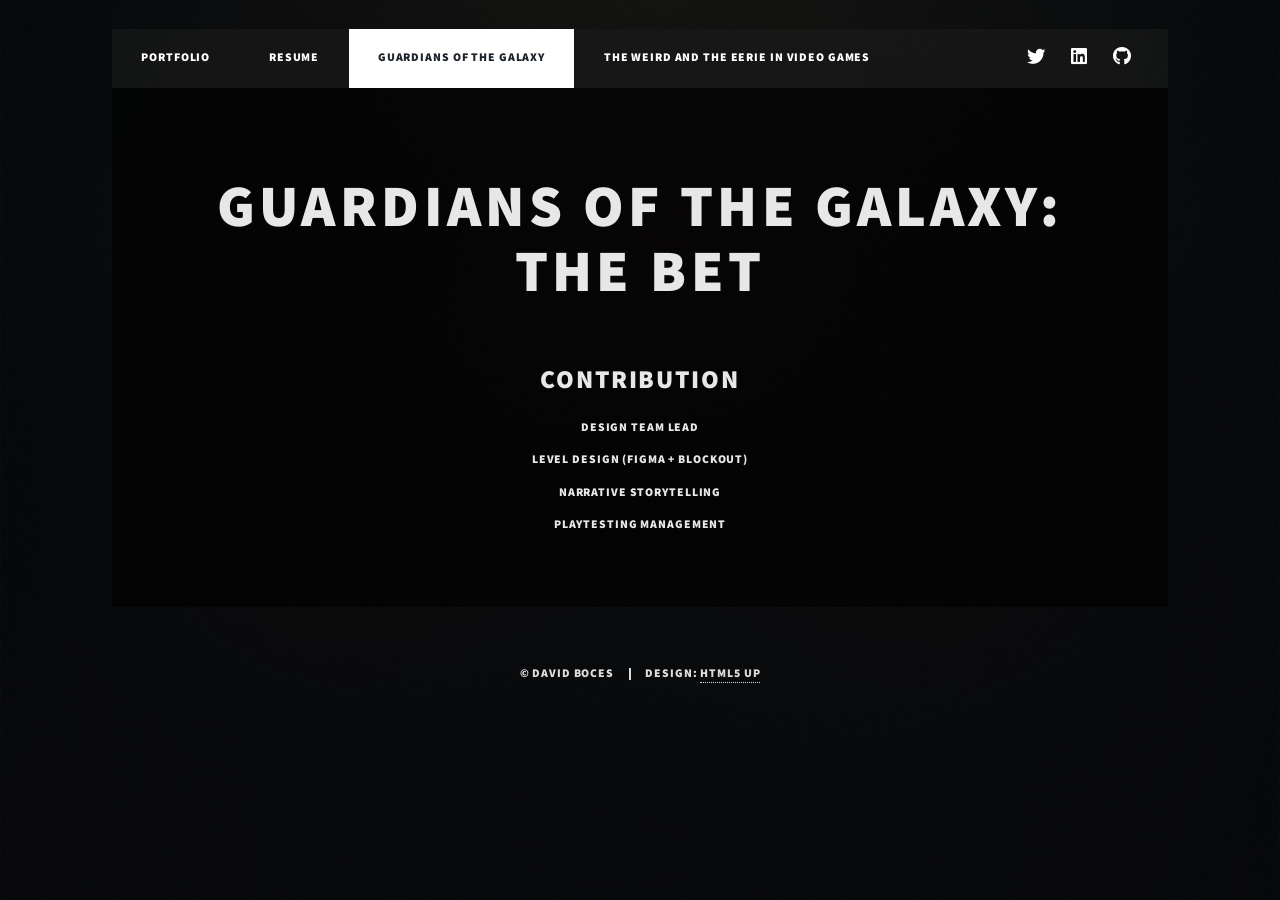
<file: docs/guardiansthebet.html>
<!DOCTYPE HTML>
<!--
	Massively by HTML5 UP
	html5up.net | @ajlkn
	Free for personal and commercial use under the CCA 3.0 license (html5up.net/license)
-->
<html>
	<head>
		<title>David Boces - Portfolio</title>
		<meta charset="utf-8" />
		<meta name="viewport" content="width=device-width, initial-scale=1, user-scalable=no" />
		<link rel="stylesheet" href="assets/css/main.css" />
		<noscript><link rel="stylesheet" href="assets/css/noscript.css" /></noscript>
		<style>
			.video-embed {
				position: relative;
				padding-bottom: 56.25%; /* 16:9 */
				height: 0;
				overflow: hidden;
				max-width: 100%;
			}
			.video-embed iframe {
				position: absolute;
				top: 0;
				left: 0;
				width: 100%;
				height: 100%;
				border: 0;
			}
		</style>
	</head>
	<body class="is-preload">

		<!-- Wrapper -->
			<div id="wrapper">

				<!-- Header -->
					<header id="header">
						<!-- <a href="https://www.ginuhgames.com/" class="logo">Ginuh Games</a> -->
					</header>

				<!-- Nav -->
					<nav id="nav">
						<ul class="links">
							<li><a href="index.html">Portfolio</a></li>
							<li><a href="aboutme.html">Resume</a></li>
							<li class="active"><a href="guardiansthebet.html">Guardians of the Galaxy</a></li>
							<li><a href="weirdandeerie.html">The Weird and the Eerie in Video Games</a></li>
						</ul>
						<ul class="icons">
							<li><a href="https://x.com/__VoZeS__" class="icon brands fa-twitter"><span class="label">Twitter</span></a></li>
							<li><a href="https://www.linkedin.com/in/david-boces-obis/" class="icon brands fa-linkedin"><span class="label">LinkedIn</span></a></li>
							<!-- <li><a href="https://www.instagram.com/boces16/" class="icon brands fa-instagram"><span class="label">Instagram</span></a></li> -->
							<li><a href="https://github.com/VoZeS/" class="icon brands fa-github"><span class="label">GitHub</span></a></li>
						</ul>
					</nav>

				<!-- Main -->
					<div id="main">

						<!-- Post -->
							<section class="post">
								<header class="major">
									<h1><a href="https://projectwastelanders.github.io/ProjectWastelanders/game.html">Guardians of the Galaxy: The Bet</a></h1>
								</header>

								<!-- Text stuff -->
								<header class="centered">
										<h2>Contribution</h2>
												<h6>Design Team Lead</h6>
												<h6>Level Design (Figma + Blockout)</h6>
												<h6>Narrative Storytelling</h6>
												<h6>Playtesting Management</h6>
								</header>
					</div>

				<!-- Footer -->
					<!-- <footer id="footer">
						<section>
							<form method="post" action="#">
								<div class="fields">
									<div class="field">
										<label for="name">Name</label>
										<input type="text" name="name" id="name" />
									</div>
									<div class="field">
										<label for="email">Email</label>
										<input type="text" name="email" id="email" />
									</div>
									<div class="field">
										<label for="message">Message</label>
										<textarea name="message" id="message" rows="3"></textarea>
									</div>
								</div>
								<ul class="actions">
									<li><input type="submit" value="Send Message" /></li>
								</ul>
							</form>
						</section>
						<section class="split contact">
							<section class="alt">
								<h3>Address</h3>
								<p>Barcelona, Spain</p>
							</section>
							<section>
								<h3>Phone</h3>
								<p><a href="#">(+34) 672 13 98 16</a></p>
							</section>
							<section>
								<h3>Email</h3>
								<p><a href="#">davidboces16@gmail.com</a></p>
							</section>
							<section>
								<h3>Social</h3>
								<ul class="icons alt">
							<li><a href="https://x.com/__VoZeS__" class="icon brands alt fa-twitter"><span class="label">Twitter</span></a></li>
							<li><a href="https://www.linkedin.com/in/david-boces-obis/" class="icon brands alt fa-linkedin"><span class="label">LinkedIn</span></a></li>
							<li><a href="https://www.instagram.com/boces16/" class="icon brands alt fa-instagram"><span class="label">Instagram</span></a></li>
							<li><a href="https://github.com/VoZeS/" class="icon brands alt fa-github"><span class="label">GitHub</span></a></li>
								</ul>
							</section>
						</section>
					</footer> -->

				<!-- Copyright -->
					<div id="copyright">
						<ul><li>&copy; David Boces</li><li>Design: <a href="https://html5up.net">HTML5 UP</a></li></ul>
					</div>

			</div>

		<!-- Scripts -->
			<script src="assets/js/jquery.min.js"></script>
			<script src="assets/js/jquery.scrollex.min.js"></script>
			<script src="assets/js/jquery.scrolly.min.js"></script>
			<script src="assets/js/browser.min.js"></script>
			<script src="assets/js/breakpoints.min.js"></script>
			<script src="assets/js/util.js"></script>
			<script src="assets/js/main.js"></script>

	</body>
</html>
</file>
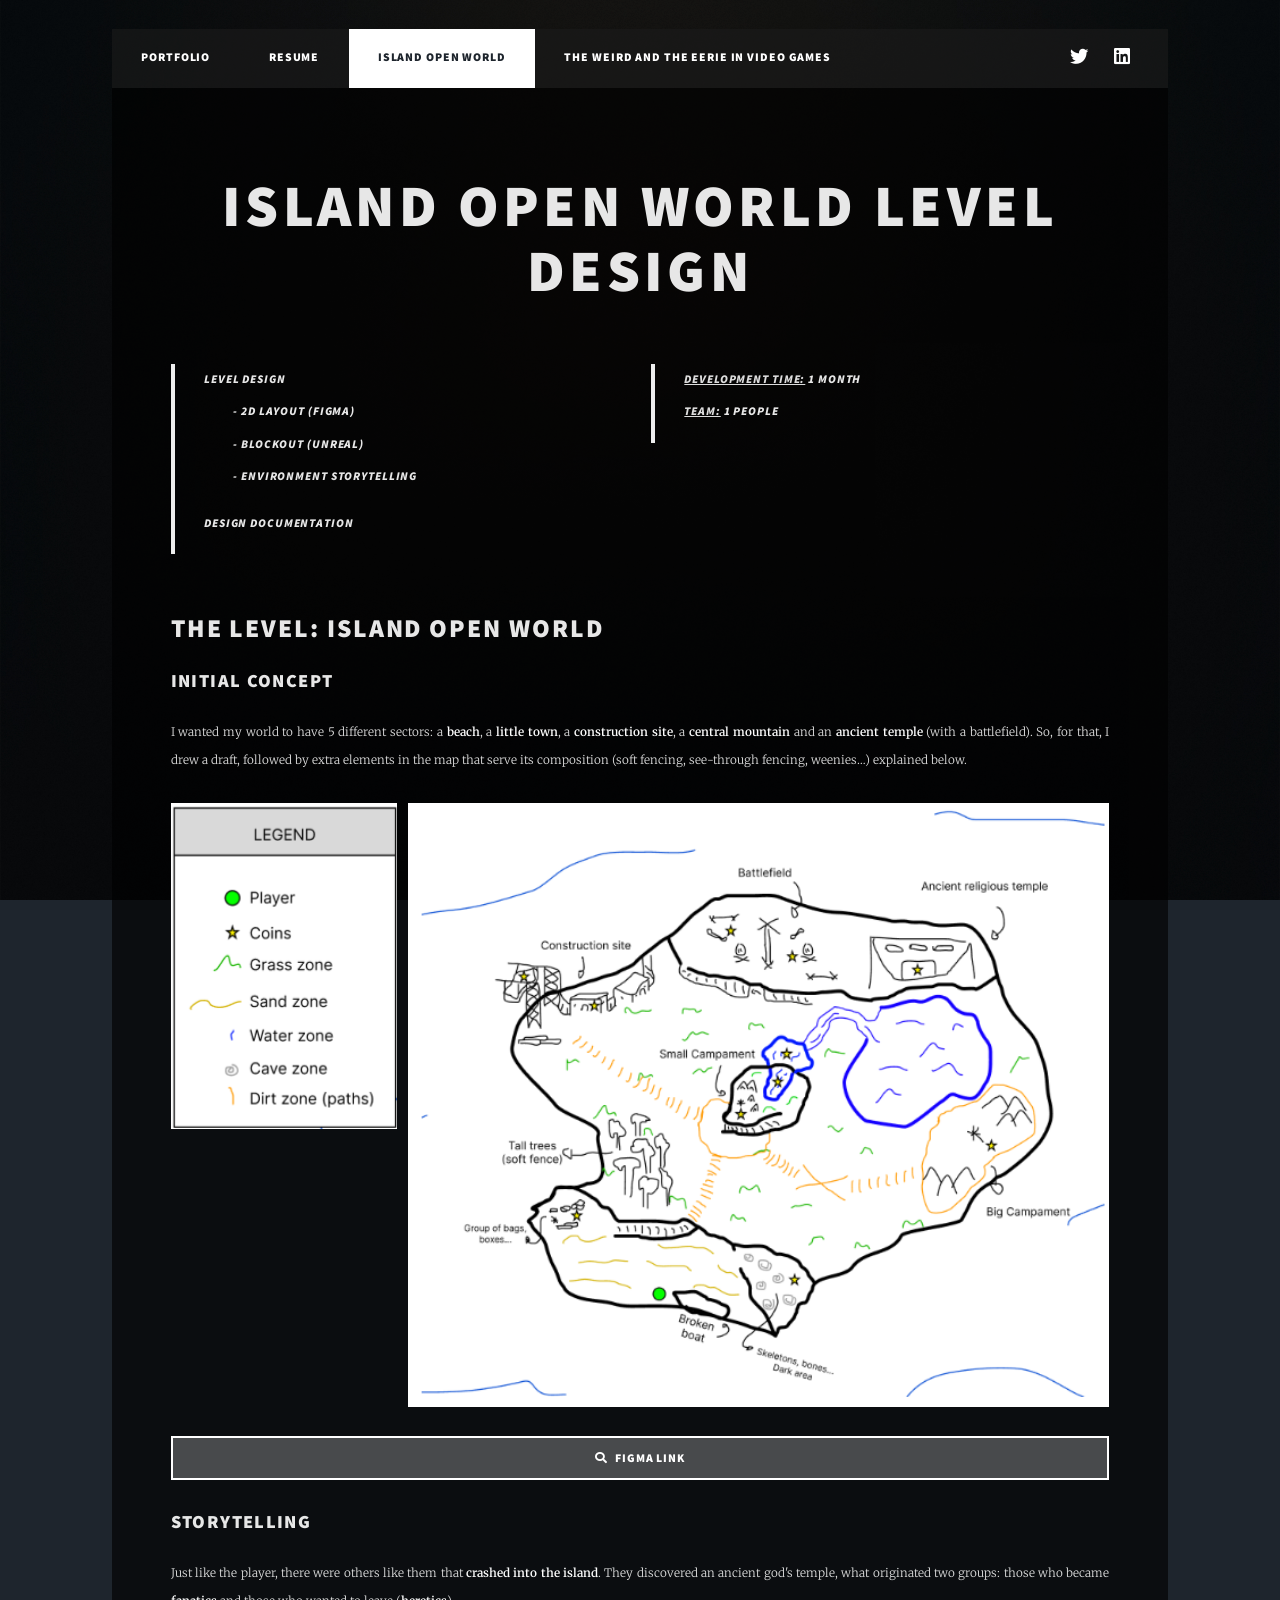
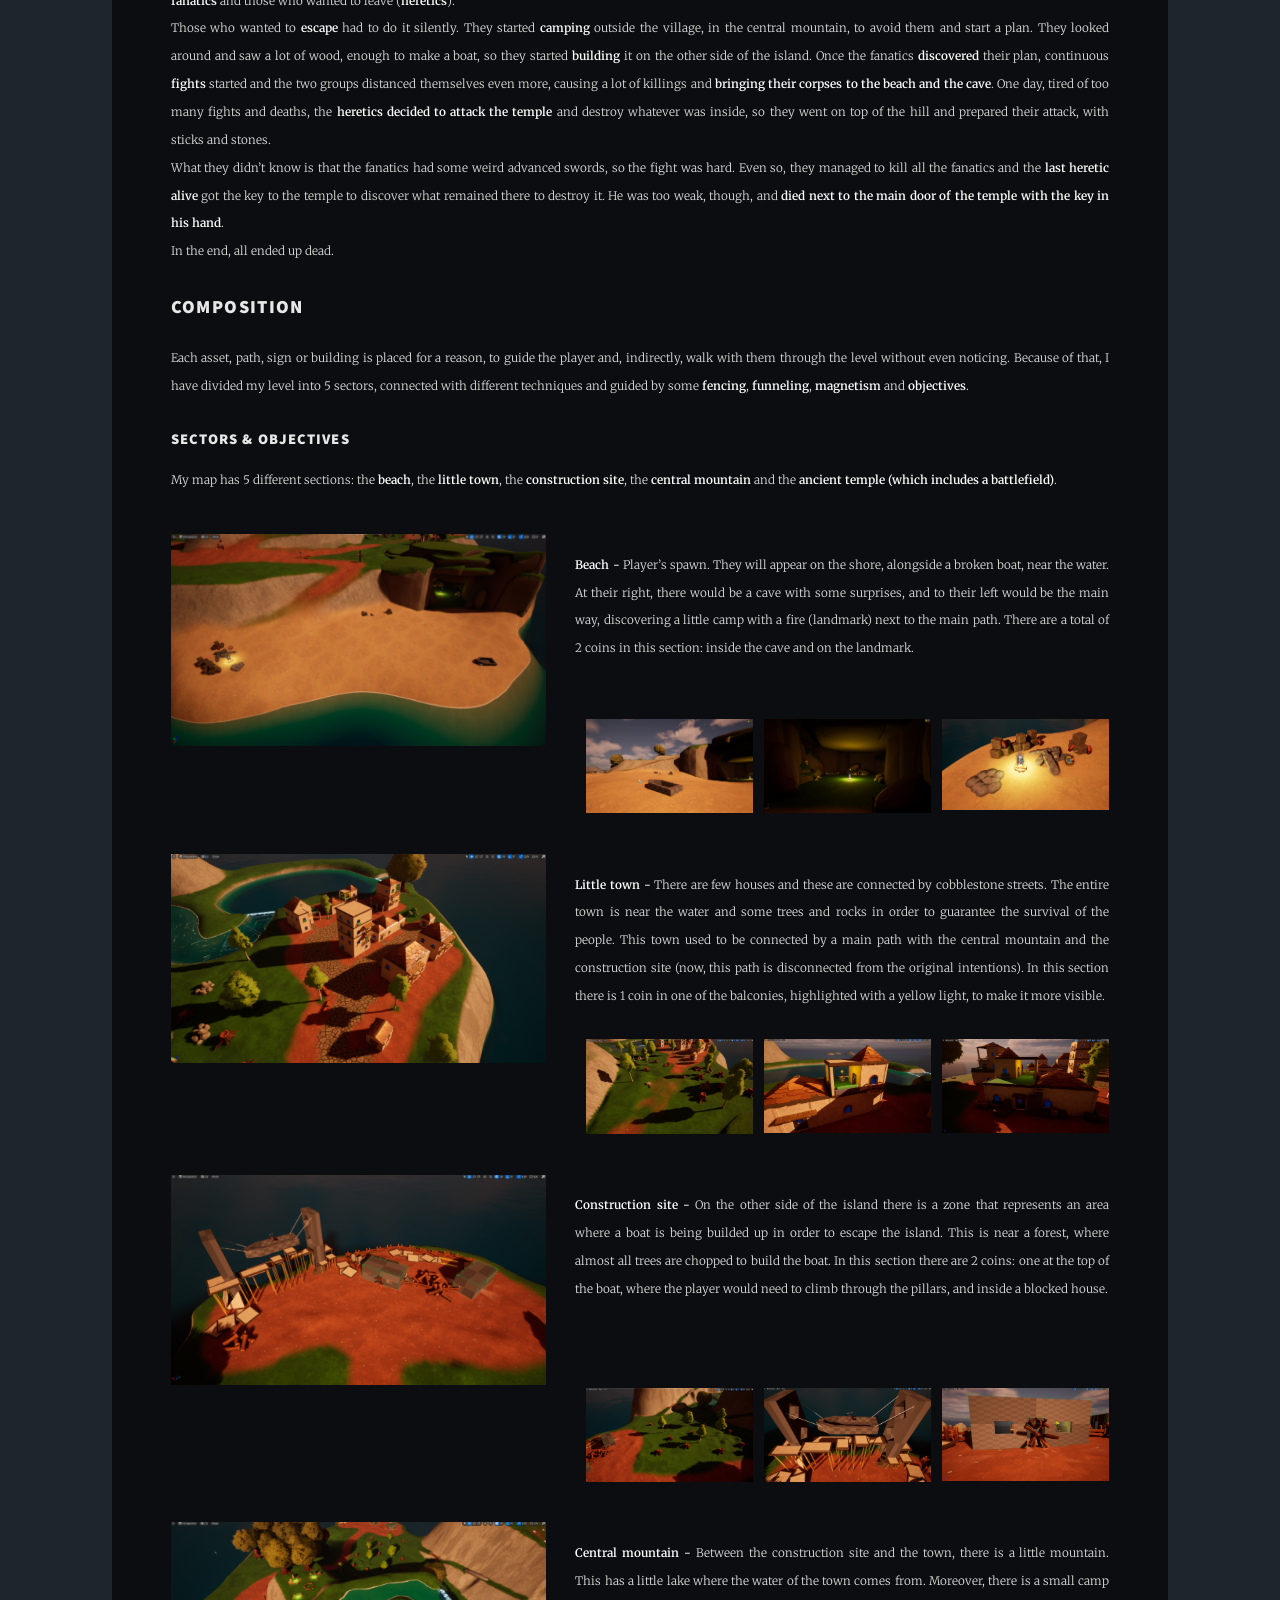
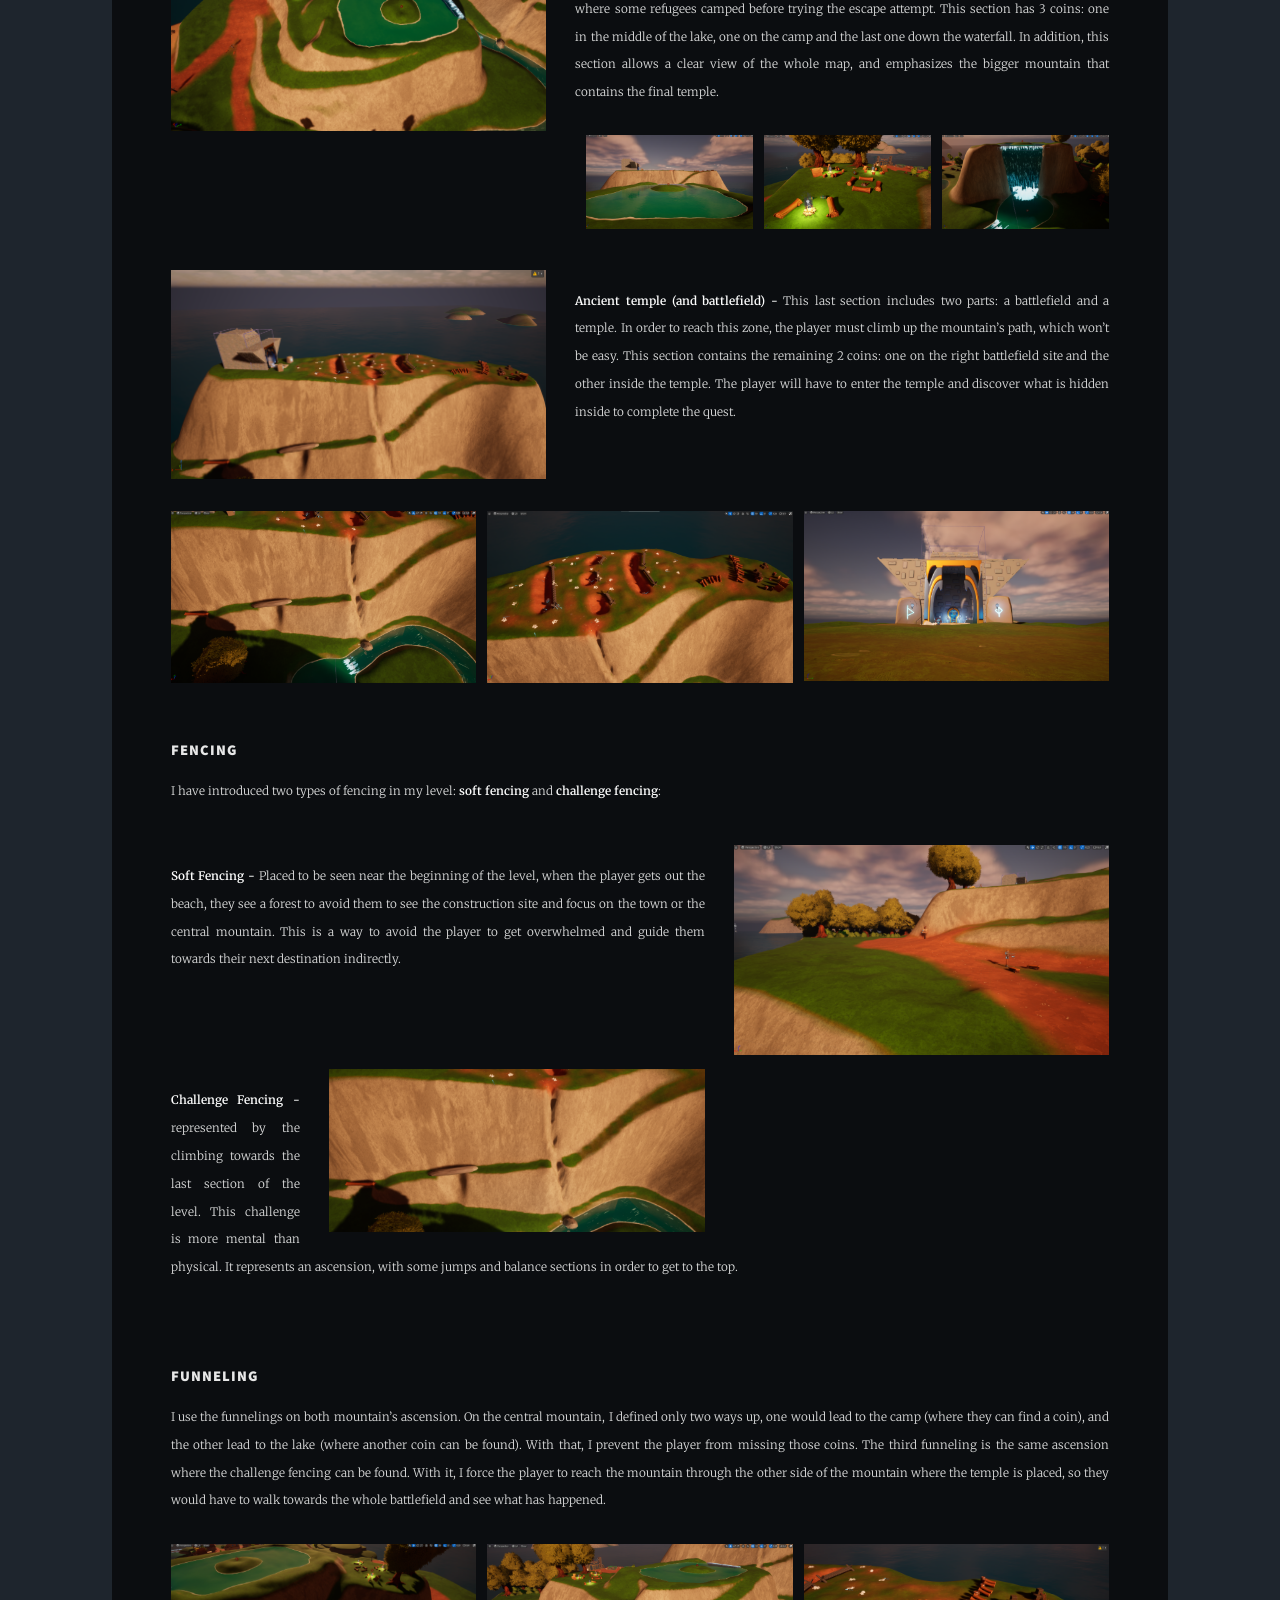
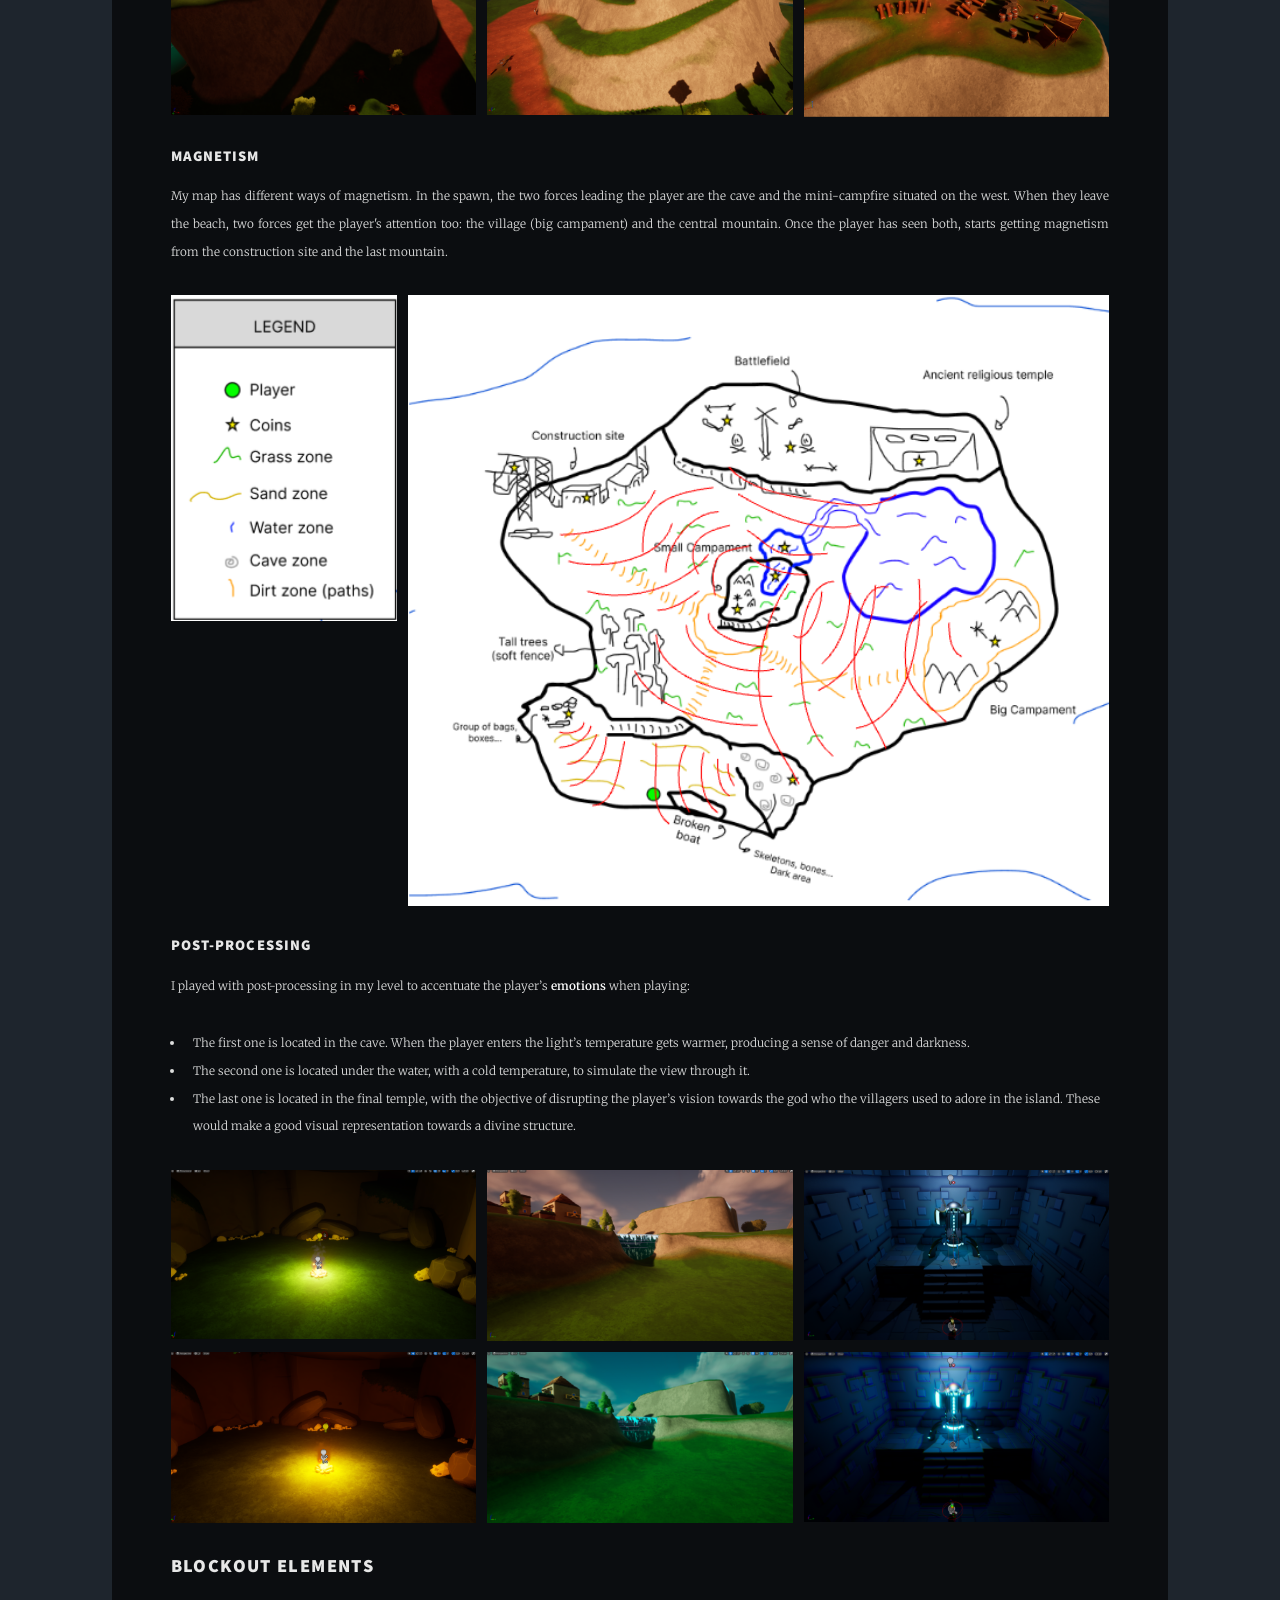
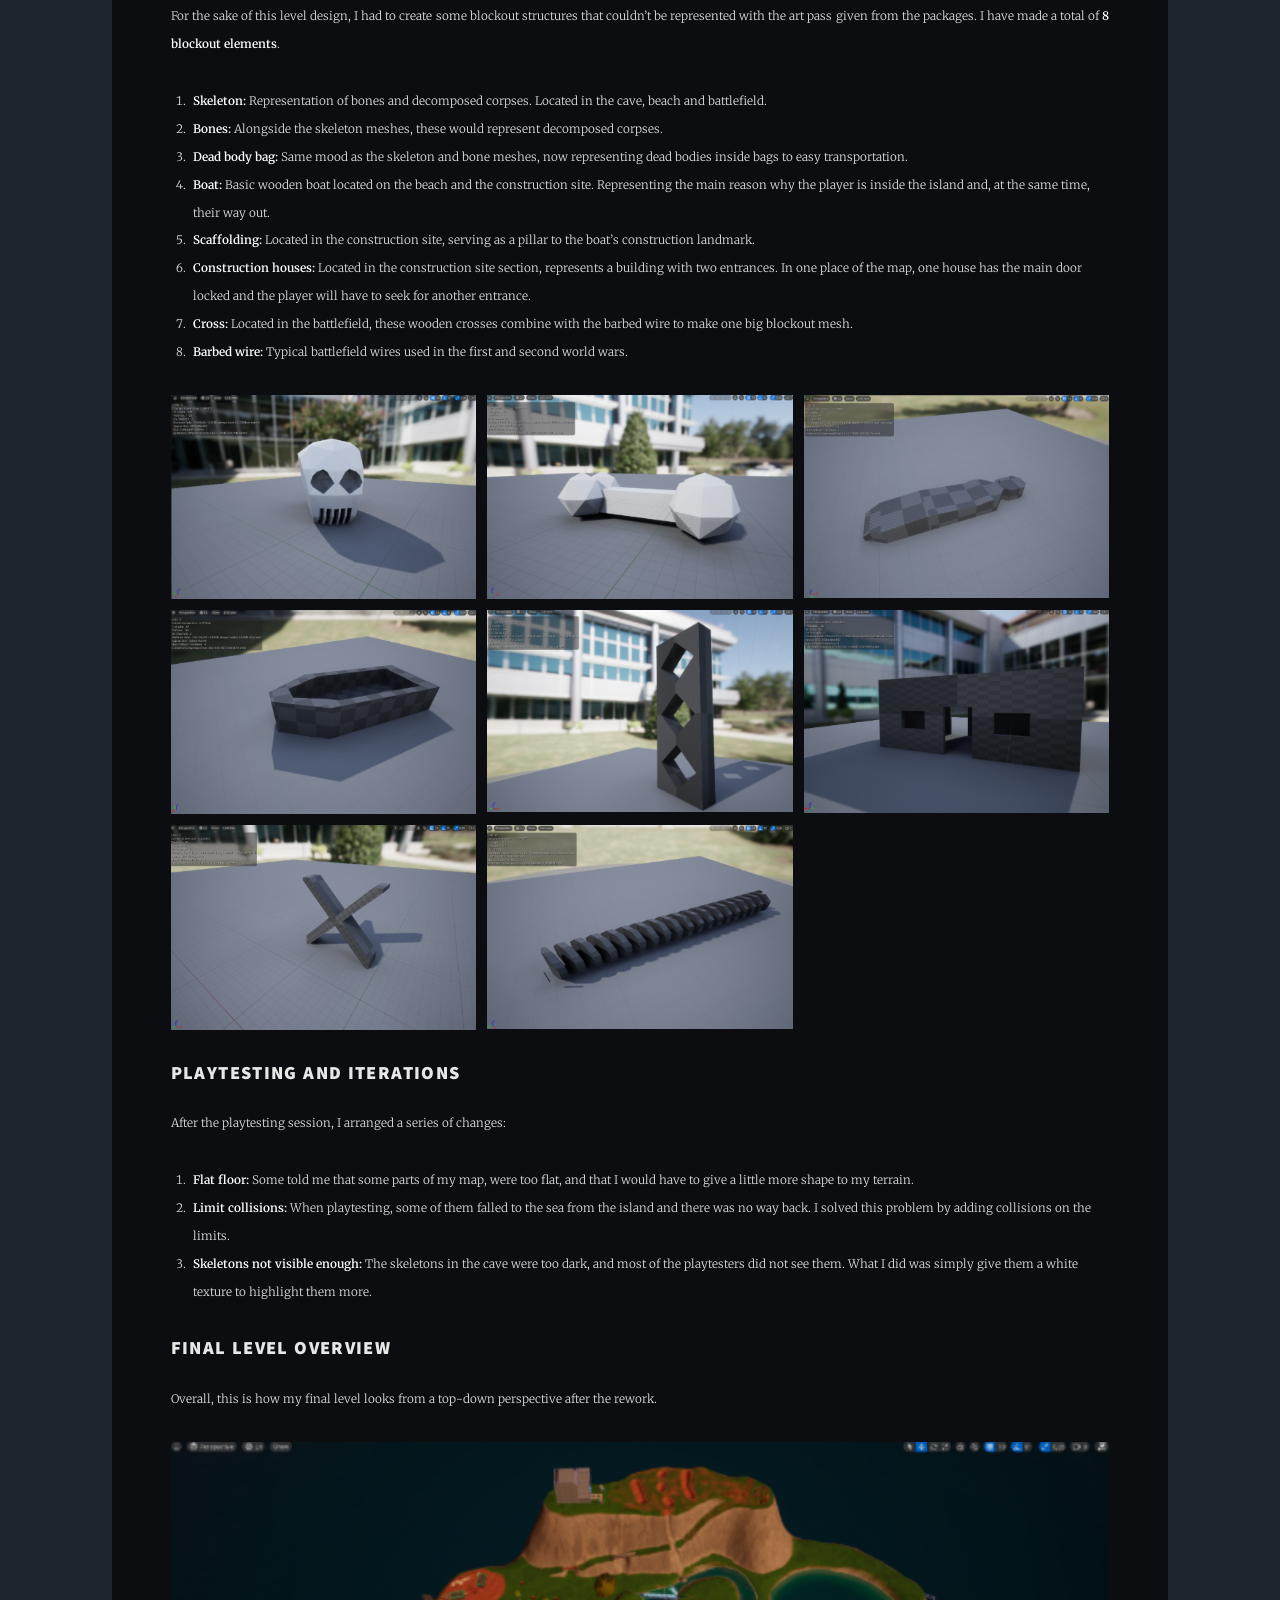
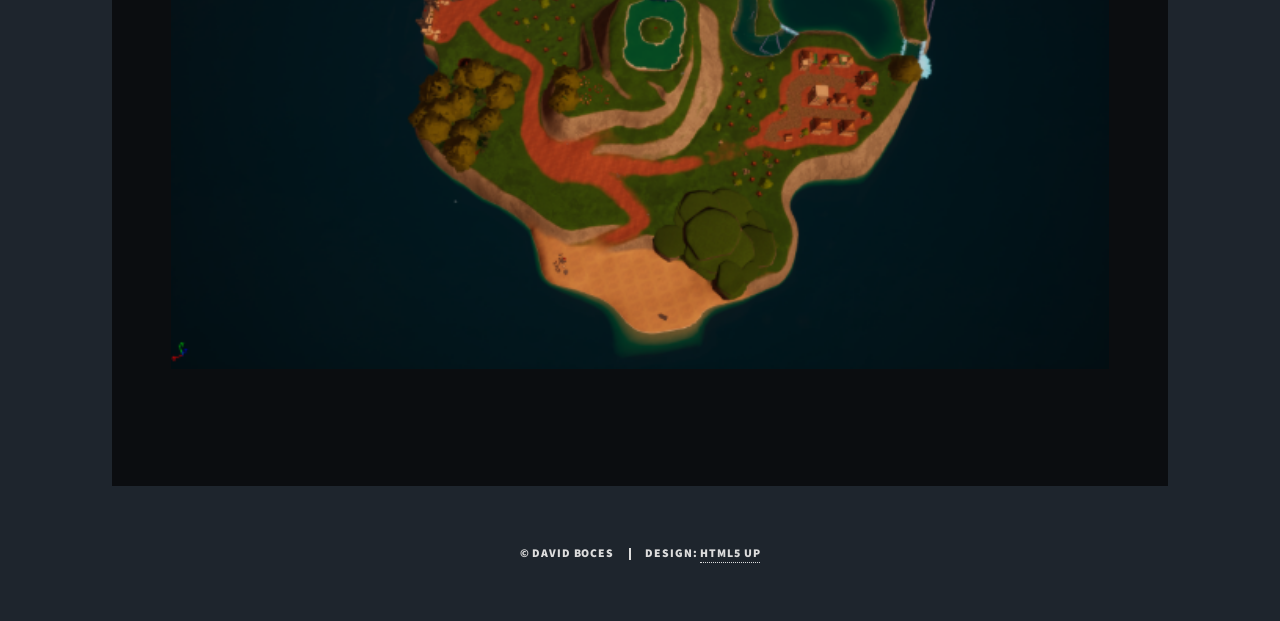
<file: docs/islandopenworld.html>
<!DOCTYPE HTML>
<!--
	Massively by HTML5 UP
	html5up.net | @ajlkn
	Free for personal and commercial use under the CCA 3.0 license (html5up.net/license)
-->
<html>
	<head>
		<title>David Boces - Portfolio</title>
		<meta charset="utf-8" />
		<meta name="viewport" content="width=device-width, initial-scale=1, user-scalable=no" />
		<link rel="stylesheet" href="assets/css/main.css" />
		<noscript><link rel="stylesheet" href="assets/css/noscript.css" /></noscript>
		<style>
			.video-embed {
				position: relative;
				padding-bottom: 56.25%; /* 16:9 */
				height: 0;
				overflow: hidden;
				max-width: 100%;
			}
			.video-embed iframe {
				position: absolute;
				top: 0;
				left: 0;
				width: 100%;
				height: 100%;
				border: 0;
			}
		</style>
	</head>
	<body class="is-preload">

		<!-- Wrapper -->
			<div id="wrapper">

				<!-- Header -->
					<header id="header">
						<!-- <a href="https://www.ginuhgames.com/" class="logo">Ginuh Games</a> -->
					</header>

				<!-- Nav -->
					<nav id="nav">
						<ul class="links">
							<li><a href="index.html">Portfolio</a></li>
							<li><a href="aboutme.html">Resume</a></li>
							<li class="active"><a href="echoesfromthepast.html">Island Open World</a></li>
							<li><a href="weirdandeerie.html">The Weird and the Eerie in Video Games</a></li>
						</ul>
						<ul class="icons">
							<li><a href="https://x.com/__VoZeS__" target="_blank" rel="noopener noreferrer" class="icon brands fa-twitter"><span class="label">Twitter</span></a></li>
							<li><a href="https://www.linkedin.com/in/david-boces-obis/" target="_blank" rel="noopener noreferrer" class="icon brands fa-linkedin"><span class="label">LinkedIn</span></a></li>
							<!-- <li><a href="https://www.instagram.com/boces16/" class="icon brands fa-instagram"><span class="label">Instagram</span></a></li> -->
							<!-- <li><a href="https://github.com/VoZeS/" target="_blank" rel="noopener noreferrer" class="icon brands fa-github"><span class="label">GitHub</span></a></li> -->
						</ul>
					</nav>

				<!-- Main -->
					<div id="main">

						<!-- Post -->
							<section class="post">
								<header class="major">
									<h1>Island Open World Level Design</h1>
								</header>
									<div class="row">
										<div class="col-6 col-12-small">
											<ul class="actions stacked">
												<blockquote>
												<h6>Level Design</h6>
												<dl>
													<dd>
														<h6>- 2D Layout (Figma)</h6>
														<h6>- Blockout (Unreal)</h6>
														<h6>- Environment Storytelling</h6>
													</dd>
												</dl>
												<h6>Design Documentation</h6>
											</blockquote>
										</div>
										<div class="col-6 col-12-small">
											<ul class="actions stacked">
												<blockquote><h6><u>Development time:</u> 1 month</h6>
												<h6><u>Team:</u> 1 people</h6></blockquote>
											</ul>
										</div>
									</div>
								<!-- Text stuff -->
								<h2>The Level: Island Open World</h2>
								<h3>Initial Concept</h3>
									<p>I wanted my world to have 5 different sectors: a <b>beach</b>, a <b>little town</b>, a <b>construction site</b>, a <b>central mountain</b> and an <b>ancient temple</b> (with a battlefield). 
										So, for that, I drew a draft, followed by extra elements in the map that serve its composition (soft fencing, see-through fencing, weenies…) explained below.</p>

								<div class="box alt">
									<div class="row gtr-50 gtr-uniform">
										<div class="col-3"><span class="image main"><img src="images/initialconceptlegend.png" alt="" /></span></div>
										<div class="col-9"><span class="image fit"><img src="images/initialconceptisland.png" alt="" /></span></div>
									</div>
								</div>	
						<ul class="actions fit">
									<li><a href="https://www.figma.com/design/C4XjDH8bOJN6xw81xFLH3q/DB_MiniOpenWorld?node-id=0-1&p=f" target="_blank" rel="noopener noreferrer" class="primary button fit icon solid fa-search">Figma Link</a></li>
								</ul>
								
								<h3>Storytelling</h3>
									<p>Just like the player, there were others like them that <b>crashed into the island</b>. They discovered an ancient god's temple, what originated two groups: those who became <b>fanatics</b> and those who wanted to leave (<b>heretics</b>).
									</br>Those who wanted to <b>escape</b> had to do it silently. They started <b>camping</b> outside the village, in the central mountain, to avoid them and start a plan. They looked around and saw a lot of wood, enough to make a boat, so they started <b>building</b> it on the other side of the island. Once the fanatics <b>discovered</b> their plan, continuous <b>fights</b> started and the two groups distanced themselves even more, causing a lot of killings and <b>bringing their corpses to the beach and the cave</b>. One day, tired of too many fights and deaths, the <b>heretics decided to attack the temple</b> and destroy whatever was inside, so they went on top of the hill and prepared their attack, with sticks and stones. 
									</br>What they didn’t know is that the fanatics had some weird advanced swords, so the fight was hard. Even so, they managed to kill all the fanatics and the <b>last heretic alive</b> got the key to the temple to discover what remained there to destroy it. He was too weak, though, and <b>died next to the main door of the temple with the key in his hand</b>. 
									</br>In the end, all ended up dead.
								</p>

								<h3>Composition</h3>
									<p>Each asset, path, sign or building is placed for a reason, to guide the player and, indirectly, walk with them through the level without even noticing. 
										Because of that, I have divided my level into 5 sectors, connected with different techniques and guided by some <b>fencing</b>, <b>funneling</b>, <b>magnetism</b> and <b>objectives</b>.</p>

								<h4>Sectors & Objectives</h4>
								<p>My map has 5 different sections: the <b>beach</b>, the <b>little town</b>, the <b>construction site</b>, the <b>central mountain</b> and the <b>ancient temple (which includes a battlefield)</b>.</p>

								<p><span class="image left"><img src="images/island-beach.png" alt="" /></span></br><b>Beach -</b> Player’s spawn. They will appear on the shore, alongside a broken boat, near the water. At their right, there would be a cave with some surprises, and to their left would be the main way, discovering a little camp with a fire (landmark) next to the main path. There are a total of 2 coins in this section: inside the cave and on the landmark.</p>
							</br>
							
								<div class="box alt">
									<div class="row gtr-50 gtr-uniform">
										<div class="col-4"><span class="image fit"><img src="images/island-beach-boat.png" alt="" /></span></div>
										<div class="col-4"><span class="image fit"><img src="images/island-beach-cave.png" alt="" /></span></div>
										<div class="col-4"><span class="image fit"><img src="images/island-beach-fire.png" alt="" /></span></div>
									</div>
								</div>	
								<p><span class="image left"><img src="images/island-town.png" alt="" /></span></br><b>Little town -</b> There are few houses and these are connected by cobblestone streets. The entire town is near the water and some trees and rocks in order to guarantee the survival of the people. This town used to be connected by a main path with the central mountain and the construction site (now, this path is disconnected from the original intentions). In this section there is 1 coin in one of the balconies, highlighted with a yellow light, to make it more visible.</p>
								
								<div class="box alt">
									<div class="row gtr-50 gtr-uniform">
										<div class="col-4"><span class="image fit"><img src="images/island-town-path.png" alt="" /></span></div>
										<div class="col-4"><span class="image fit"><img src="images/island-town-coin.png" alt="" /></span></div>
										<div class="col-4"><span class="image fit"><img src="images/island-town-boxes.png" alt="" /></span></div>
									</div>
								</div>
								
								<p><span class="image left"><img src="images/island-constructionsite.png" alt="" /></span></br><b>Construction site -</b> On the other side of the island there is a zone that represents an area where a boat is being builded up in order to escape the island. This is near a forest, where almost all trees are chopped to build the boat. In this section there are 2 coins: one at the top of the boat, where the player would need to climb through the pillars, and inside a blocked house.</p>
								</br></br>
								<div class="box alt">
									<div class="row gtr-50 gtr-uniform">
										<div class="col-4"><span class="image fit"><img src="images/island-constructionsite-trees.png" alt="" /></span></div>
										<div class="col-4"><span class="image fit"><img src="images/island-constructionsite-parkour.png" alt="" /></span></div>
										<div class="col-4"><span class="image fit"><img src="images/island-constructionsite-coin.png" alt="" /></span></div>
									</div>
								</div>

								<p><span class="image left"><img src="images/island-centralmountain.png" alt="" /></span></br><b>Central mountain -</b> Between the construction site and the town, there is a little mountain. This has a little lake where the water of the town comes from. Moreover, there is a small camp where some refugees camped before trying the escape attempt. This section has 3 coins: one in the middle of the lake, one on the camp and the last one down the waterfall. In addition, this section allows a clear view of the whole map, and emphasizes the bigger mountain that contains the final temple.</p>
								<div class="box alt">
									<div class="row gtr-50 gtr-uniform">
										<div class="col-4"><span class="image fit"><img src="images/island-centralmountain-temple.png" alt="" /></span></div>
										<div class="col-4"><span class="image fit"><img src="images/island-centralmountain-camp.png" alt="" /></span></div>
										<div class="col-4"><span class="image fit"><img src="images/island-centralmountain-waterfall.png" alt="" /></span></div>
									</div>
								</div>

								<p><span class="image left"><img src="images/island-final.png" alt="" /></span></br><b>Ancient temple (and battlefield) -</b> This last section includes two parts: a battlefield and a temple. In order to reach this zone, the player must climb up the mountain’s path, which won’t be easy. This section contains the remaining 2 coins: one on the right battlefield site and the other inside the temple. The player will have to enter the temple and discover what is hidden inside to complete the quest.</p>
								</br></br>
								<div class="box alt">
									<div class="row gtr-50 gtr-uniform">
										<div class="col-4"><span class="image fit"><img src="images/island-final-ascension.png" alt="" /></span></div>
										<div class="col-4"><span class="image fit"><img src="images/island-final-battelfield.png" alt="" /></span></div>
										<div class="col-4"><span class="image fit"><img src="images/island-final-temple.png" alt="" /></span></div>
									</div>
								</div>

							</br>
								<h4>Fencing</h4>
								<p>I have introduced two types of fencing in my level: <b>soft fencing</b> and <b>challenge fencing</b>:</p>
								<p><span class="image right"><img src="images/island-softfencing.png" alt="" /></span></br><b>Soft Fencing -</b> Placed to be seen near the beginning of the level, when the player gets out the beach, they see a forest to avoid them to see the construction site and focus on the town or the central mountain. This is a way to avoid the player to get overwhelmed and guide them towards their next destination indirectly.</p>
								</br>
								</br>
								<p><span class="image right"><img src="images/island-challengefence.png" alt="" /></span></br><b>Challenge Fencing -</b> represented by the climbing towards the last section of the level. This challenge is more mental than physical. It represents an ascension, with some jumps and balance sections in order to get to the top.</p>
								</br>
								</br>

								<h4>Funneling</h4>
								<p>I use the funnelings on both mountain’s ascension. On the central mountain, I defined only two ways up, one would lead to the camp (where they can find a coin), and the other lead to the lake (where another coin can be found). With that, I prevent the player from missing those coins. The third funneling is the same ascension where the challenge fencing can be found. 
									With it, I force the player to reach the mountain through the other side of the mountain where the temple is placed, so they would have to walk towards the whole battlefield and see what has happened.</p>
								<div class="box alt">
									<div class="row gtr-50 gtr-uniform">
										<div class="col-4"><span class="image fit"><img src="images/island-funneling1.png" alt="" /></span></div>
										<div class="col-4"><span class="image fit"><img src="images/island-funneling2.png" alt="" /></span></div>
										<div class="col-4"><span class="image fit"><img src="images/island-funneling3.png" alt="" /></span></div>
									</div>
								</div>

								<h4>Magnetism</h4>
								<p>My map has different ways of magnetism. In the spawn, the two forces leading the player are the cave and the mini-campfire situated on the west. 
									When they leave the beach, two forces get the player's attention too: the village (big campament) and the central mountain. 
									Once the player has seen both, starts getting magnetism from the construction site and the last mountain.</p>
								<div class="box alt">
									<div class="row gtr-50 gtr-uniform">
										<div class="col-3"><span class="image main"><img src="images/initialconceptlegend.png" alt="" /></span></div>
										<div class="col-9"><span class="image fit"><img src="images/island-magnetism.png" alt="" /></span></div>
									</div>
								</div>	

								<h4>Post-processing</h4>
								<p>I played with post-processing in my level to accentuate the player’s <b>emotions</b> when playing:</p>
								<ul>
									<li>The first one is located in the cave. When the player enters the light’s temperature gets warmer, producing a sense of danger and darkness.</li>
									<li>The second one is located under the water, with a cold temperature, to simulate the view through it.</li>
									<li>The last one is located in the final temple, with the objective of disrupting the player’s vision towards the god who the villagers used to adore in the island. These would make a good visual representation towards a divine structure.</li>
								</ul>
								<div class="box alt">
									<div class="row gtr-50 gtr-uniform">
										<div class="col-4"><span class="image fit"><img src="images/island-nopostpro1.png" alt="" /></span></div>
										<div class="col-4"><span class="image fit"><img src="images/island-nopostpro2.png" alt="" /></span></div>
										<div class="col-4"><span class="image fit"><img src="images/island-nopostpro3.png" alt="" /></span></div>

										<div class="col-4"><span class="image fit"><img src="images/island-postpro1.png" alt="" /></span></div>
										<div class="col-4"><span class="image fit"><img src="images/island-postpro2.png" alt="" /></span></div>
										<div class="col-4"><span class="image fit"><img src="images/island-postpro3.png" alt="" /></span></div>
									</div>
								</div>

								<h3>Blockout elements</h3>
								<p>For the sake of this level design, I had to create some blockout structures that couldn’t be represented with the art pass given from the packages. I have made a total of <b>8 blockout elements</b>.</p>
								<ol>
									<li><b>Skeleton:</b> Representation of bones and decomposed corpses. Located in the cave, beach and battlefield.</li>
									<li><b>Bones:</b> Alongside the skeleton meshes, these would represent decomposed corpses.</li>
									<li><b>Dead body bag:</b> Same mood as the skeleton and bone meshes, now representing dead bodies inside bags to easy transportation.</li>
									<li><b>Boat:</b> Basic wooden boat located on the beach and the construction site. Representing the main reason why the player is inside the island and, at the same time, their way out.</li>
									<li><b>Scaffolding:</b> Located in the construction site, serving as a pillar to the boat’s construction landmark.</li>
									<li><b>Construction houses:</b> Located in the construction site section, represents a building with two entrances. In one place of the map, one house has the main door locked and the player will have to seek for another entrance.</li>
									<li><b>Cross:</b> Located in the battlefield, these wooden crosses combine with the barbed wire to make one big blockout mesh.</li>
									<li><b>Barbed wire:</b> Typical battlefield wires used in the first and second world wars.</li>
								</ol>
								<div class="box alt">
									<div class="row gtr-50 gtr-uniform">
										<div class="col-4"><span class="image fit"><img src="images/island-blockout-skeleton.png" alt="" /></span></div>
										<div class="col-4"><span class="image fit"><img src="images/island-blockout-bones.png" alt="" /></span></div>
										<div class="col-4"><span class="image fit"><img src="images/island-blockout-bodybag.png" alt="" /></span></div>

										<div class="col-4"><span class="image fit"><img src="images/island-blockout-boat.png" alt="" /></span></div>
										<div class="col-4"><span class="image fit"><img src="images/island-blockout-scaffolding.png" alt="" /></span></div>
										<div class="col-4"><span class="image fit"><img src="images/island-blockout-house.png" alt="" /></span></div>
										
										<div class="col-4"><span class="image fit"><img src="images/island-blockout-cross.png" alt="" /></span></div>
										<div class="col-4"><span class="image fit"><img src="images/island-blockout-wire.png" alt="" /></span></div>
									</div>
								</div>

								<h3>Playtesting and iterations</h3>
									<p>After the playtesting session, I arranged a series of changes:</p>
								<ol>
									<li><b>Flat floor:</b> Some told me that some parts of my map, were too flat, and that I would have to give a little more shape to my terrain.</li>
									<li><b>Limit collisions:</b> When playtesting, some of them falled to the sea from the island and there was no way back. I solved this problem by adding collisions on the limits.</li>
									<li><b>Skeletons not visible enough:</b> The skeletons in the cave were too dark, and most of the playtesters did not see them. What I did was simply give them a white texture to highlight them more.</li>
								</ol>

								<h3>Final Level Overview</h3>
									<p>Overall, this is how my final level looks from a top-down perspective after the rework.</p>
										<div class="col-3"><span class="image main"><img src="images/island-leveloverview.png" alt="" /></span></div>
					</div>

				<!-- Footer -->
					<!-- <footer id="footer">
						<section>
							<form method="post" action="#">
								<div class="fields">
									<div class="field">
										<label for="name">Name</label>
										<input type="text" name="name" id="name" />
									</div>
									<div class="field">
										<label for="email">Email</label>
										<input type="text" name="email" id="email" />
									</div>
									<div class="field">
										<label for="message">Message</label>
										<textarea name="message" id="message" rows="3"></textarea>
									</div>
								</div>
								<ul class="actions">
									<li><input type="submit" value="Send Message" /></li>
								</ul>
							</form>
						</section>
						<section class="split contact">
							<section class="alt">
								<h3>Address</h3>
								<p>Barcelona, Spain</p>
							</section>
							<section>
								<h3>Phone</h3>
								<p><a href="#">(+34) 672 13 98 16</a></p>
							</section>
							<section>
								<h3>Email</h3>
								<p><a href="#">davidboces16@gmail.com</a></p>
							</section>
							<section>
								<h3>Social</h3>
								<ul class="icons alt">
							<li><a href="https://x.com/__VoZeS__" class="icon brands alt fa-twitter"><span class="label">Twitter</span></a></li>
							<li><a href="https://www.linkedin.com/in/david-boces-obis/" class="icon brands alt fa-linkedin"><span class="label">LinkedIn</span></a></li>
							<li><a href="https://www.instagram.com/boces16/" class="icon brands alt fa-instagram"><span class="label">Instagram</span></a></li>
							<li><a href="https://github.com/VoZeS/" class="icon brands alt fa-github"><span class="label">GitHub</span></a></li>
								</ul>
							</section>
						</section>
					</footer> -->

				<!-- Copyright -->
					<div id="copyright">
						<ul><li>&copy; David Boces</li><li>Design: <a href="https://html5up.net">HTML5 UP</a></li></ul>
					</div>

			</div>

		<!-- Scripts -->
			<script src="assets/js/jquery.min.js"></script>
			<script src="assets/js/jquery.scrollex.min.js"></script>
			<script src="assets/js/jquery.scrolly.min.js"></script>
			<script src="assets/js/browser.min.js"></script>
			<script src="assets/js/breakpoints.min.js"></script>
			<script src="assets/js/util.js"></script>
			<script src="assets/js/main.js"></script>

	</body>
</html>
</file>
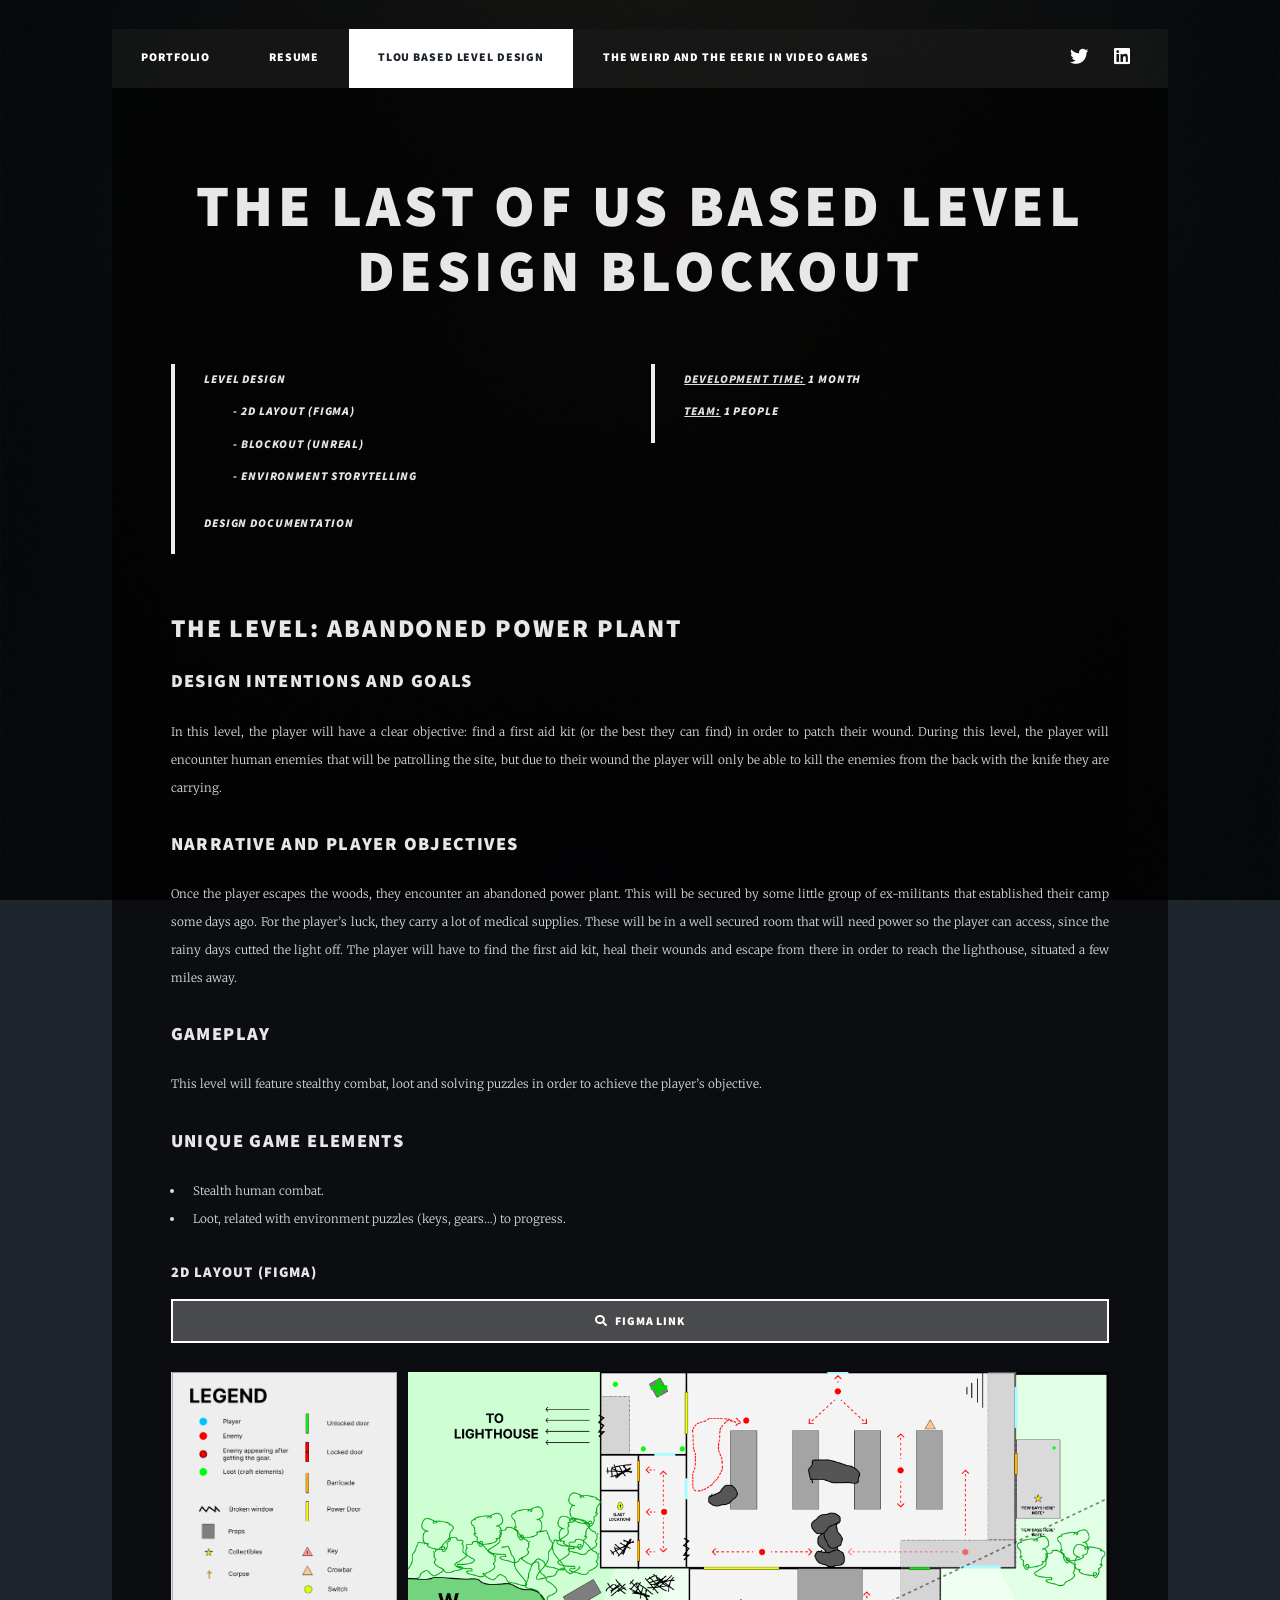
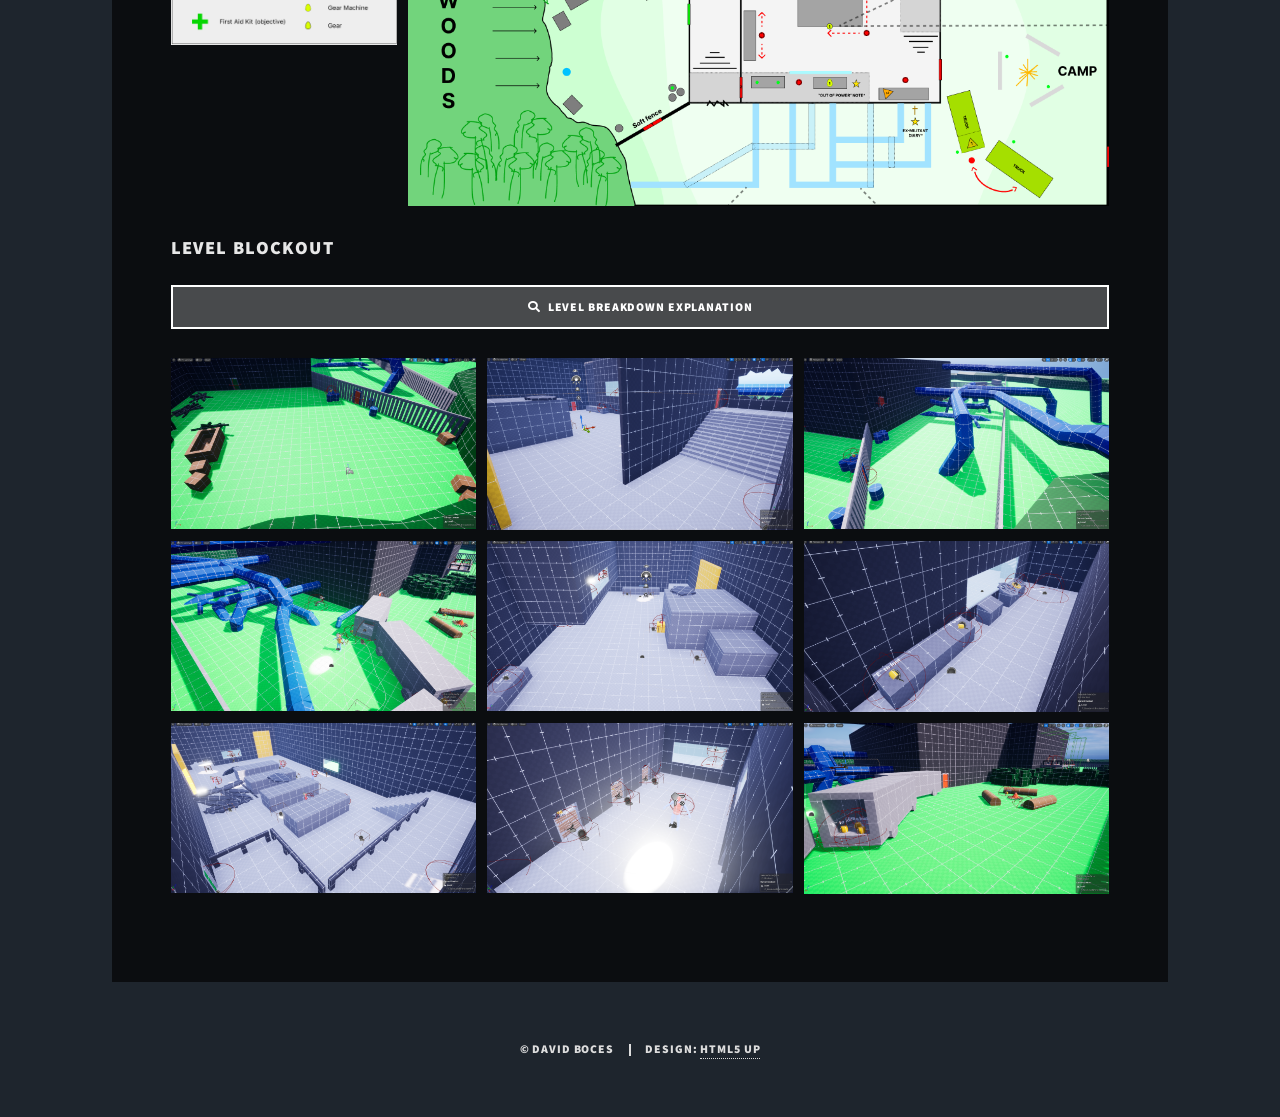
<file: docs/thelastofusbased.html>
<!DOCTYPE HTML>
<!--
	Massively by HTML5 UP
	html5up.net | @ajlkn
	Free for personal and commercial use under the CCA 3.0 license (html5up.net/license)
-->
<html>
	<head>
		<title>David Boces - Portfolio</title>
		<meta charset="utf-8" />
		<meta name="viewport" content="width=device-width, initial-scale=1, user-scalable=no" />
		<link rel="stylesheet" href="assets/css/main.css" />
		<noscript><link rel="stylesheet" href="assets/css/noscript.css" /></noscript>
		<style>
			.video-embed {
				position: relative;
				padding-bottom: 56.25%; /* 16:9 */
				height: 0;
				overflow: hidden;
				max-width: 100%;
			}
			.video-embed iframe {
				position: absolute;
				top: 0;
				left: 0;
				width: 100%;
				height: 100%;
				border: 0;
			}
		</style>
	</head>
	<body class="is-preload">

		<!-- Wrapper -->
			<div id="wrapper">

				<!-- Header -->
					<header id="header">
						<!-- <a href="https://www.ginuhgames.com/" class="logo">Ginuh Games</a> -->
					</header>

				<!-- Nav -->
					<nav id="nav">
						<ul class="links">
							<li><a href="index.html">Portfolio</a></li>
							<li><a href="aboutme.html">Resume</a></li>
							<li class="active"><a href="echoesfromthepast.html">TLOU Based Level Design</a></li>
							<li><a href="weirdandeerie.html">The Weird and the Eerie in Video Games</a></li>
						</ul>
						<ul class="icons">
							<li><a href="https://x.com/__VoZeS__" target="_blank" rel="noopener noreferrer" class="icon brands fa-twitter"><span class="label">Twitter</span></a></li>
							<li><a href="https://www.linkedin.com/in/david-boces-obis/" target="_blank" rel="noopener noreferrer" class="icon brands fa-linkedin"><span class="label">LinkedIn</span></a></li>
							<!-- <li><a href="https://www.instagram.com/boces16/" class="icon brands fa-instagram"><span class="label">Instagram</span></a></li> -->
							<!-- <li><a href="https://github.com/VoZeS/" target="_blank" rel="noopener noreferrer" class="icon brands fa-github"><span class="label">GitHub</span></a></li> -->
						</ul>
					</nav>

				<!-- Main -->
					<div id="main">

						<!-- Post -->
							<section class="post">
								<header class="major">
									<h1>The Last Of Us Based Level Design Blockout</h1>
								</header>
									<div class="row">
										<div class="col-6 col-12-small">
											<ul class="actions stacked">
												<blockquote>
												<h6>Level Design</h6>
												<dl>
													<dd>
														<h6>- 2D Layout (Figma)</h6>
														<h6>- Blockout (Unreal)</h6>
														<h6>- Environment Storytelling</h6>
													</dd>
												</dl>
												<h6>Design Documentation</h6>
											</header></blockquote>
										</div>
										<div class="col-6 col-12-small">
											<ul class="actions stacked">
												<blockquote><h6><u>Development time:</u> 1 month</h6>
												<h6><u>Team:</u> 1 people</h6></blockquote>
											</ul>
										</div>
									</div>
								<!-- Text stuff -->
									<!-- <ul class="actions fit">
										<li><a href="https://docs.google.com/document/d/1mzEjiMPBhjdFGVH--cOggRHVTnYF9Be3-VVbZ1Q1huo/edit?tab=t.0#heading=h.chaxwe7qwr7q" class="button primary fit">Worldbuilding Level Design Document</a></li>
									</ul> -->
								<h2>The Level: Abandoned power plant</h2>
								<h3>Design intentions and goals</h3>
									<p>In this level, the player will have a clear objective: find a first aid kit (or the best they can find) in order to patch their wound. 
									During this level, the player will encounter human enemies that will be patrolling the site, but due to their wound the player will only be able to kill
									 the enemies from the back with the knife they are carrying.</p>
						
								<h3>Narrative and player objectives</h3>
									<p>Once the player escapes the woods, they encounter an abandoned power plant. This will be secured by some little group of ex-militants that established their camp some days ago. 
										For the player’s luck, they carry a lot of medical supplies. 
										These will be in a well secured room that will need power so the player can access, since the rainy days cutted the light off.
										The player will have to find the first aid kit, heal their wounds and escape from there in order to reach the lighthouse, situated a few miles away.</p>

								<h3>Gameplay</h3>
								<p>This level will feature stealthy combat, loot and solving puzzles in order to achieve the player’s objective.</p>
								
								<h3>Unique game elements</h3>
								<ul>
									<li>Stealth human combat.</li>
									<li>Loot, related with environment puzzles (keys, gears…) to progress.</li>
								</ul>

								<h4>2D Layout (Figma)</h4>
									<ul class="actions fit">
										<li><a href="https://www.figma.com/design/lD6Bc72zs2XRVMFF3lLK4z/DB_PowerPlantLayout?node-id=0-1&t=ZvKQIwiJXtTZauvU-1" target="_blank" rel="noopener noreferrer" class="button primary fit icon solid fa-search">Figma Link</a></li>
									</ul>	
								<div class="box alt">
									<div class="row gtr-50 gtr-uniform">
										<div class="col-3"><span class="image main"><img src="images/thelastofus-figma-legend.png" alt="" /></span></div>
										<div class="col-9"><span class="image fit"><img src="images/thelastofus-figma.png" alt="" /></span></div>
									</div>
								</div>	
								
								<h3>Level Blockout</h3>
									<ul class="actions fit">
										<li><a href="https://docs.google.com/document/d/1mzEjiMPBhjdFGVH--cOggRHVTnYF9Be3-VVbZ1Q1huo/edit?tab=t.0#heading=h.glv868hyjf9o" target="_blank" rel="noopener noreferrer" class="button primary fit icon solid fa-search">Level Breakdown Explanation</a></li>
									</ul>	
									<div class="box alt">
										<div class="row gtr-50 gtr-uniform">
											<div class="col-4"><span class="image fit"><img src="images/tlou-image1.png" alt="" /></span></div>
											<div class="col-4"><span class="image fit"><img src="images/tlou-image2.png" alt="" /></span></div>
											<div class="col-4"><span class="image fit"><img src="images/tlou-image3.png" alt="" /></span></div>
											<!-- Break -->
											<div class="col-4"><span class="image fit"><img src="images/tlou-image4.png" alt="" /></span></div>
											<div class="col-4"><span class="image fit"><img src="images/tlou-image5.png" alt="" /></span></div>
											<div class="col-4"><span class="image fit"><img src="images/tlou-image6.png" alt="" /></span></div>
											<!-- Break -->
											<div class="col-4"><span class="image fit"><img src="images/tlou-image7.png" alt="" /></span></div>
											<div class="col-4"><span class="image fit"><img src="images/tlou-image8.png" alt="" /></span></div>
											<div class="col-4"><span class="image fit"><img src="images/tlou-image9.png" alt="" /></span></div>
										</div>
									</div>
					</div>

				<!-- Footer -->
					<!-- <footer id="footer">
						<section>
							<form method="post" action="#">
								<div class="fields">
									<div class="field">
										<label for="name">Name</label>
										<input type="text" name="name" id="name" />
									</div>
									<div class="field">
										<label for="email">Email</label>
										<input type="text" name="email" id="email" />
									</div>
									<div class="field">
										<label for="message">Message</label>
										<textarea name="message" id="message" rows="3"></textarea>
									</div>
								</div>
								<ul class="actions">
									<li><input type="submit" value="Send Message" /></li>
								</ul>
							</form>
						</section>
						<section class="split contact">
							<section class="alt">
								<h3>Address</h3>
								<p>Barcelona, Spain</p>
							</section>
							<section>
								<h3>Phone</h3>
								<p><a href="#">(+34) 672 13 98 16</a></p>
							</section>
							<section>
								<h3>Email</h3>
								<p><a href="#">davidboces16@gmail.com</a></p>
							</section>
							<section>
								<h3>Social</h3>
								<ul class="icons alt">
							<li><a href="https://x.com/__VoZeS__" class="icon brands alt fa-twitter"><span class="label">Twitter</span></a></li>
							<li><a href="https://www.linkedin.com/in/david-boces-obis/" class="icon brands alt fa-linkedin"><span class="label">LinkedIn</span></a></li>
							<li><a href="https://www.instagram.com/boces16/" class="icon brands alt fa-instagram"><span class="label">Instagram</span></a></li>
							<li><a href="https://github.com/VoZeS/" class="icon brands alt fa-github"><span class="label">GitHub</span></a></li>
								</ul>
							</section>
						</section>
					</footer> -->

				<!-- Copyright -->
					<div id="copyright">
						<ul><li>&copy; David Boces</li><li>Design: <a href="https://html5up.net">HTML5 UP</a></li></ul>
					</div>

			</div>

		<!-- Scripts -->
			<script src="assets/js/jquery.min.js"></script>
			<script src="assets/js/jquery.scrollex.min.js"></script>
			<script src="assets/js/jquery.scrolly.min.js"></script>
			<script src="assets/js/browser.min.js"></script>
			<script src="assets/js/breakpoints.min.js"></script>
			<script src="assets/js/util.js"></script>
			<script src="assets/js/main.js"></script>

	</body>
</html>
</file>
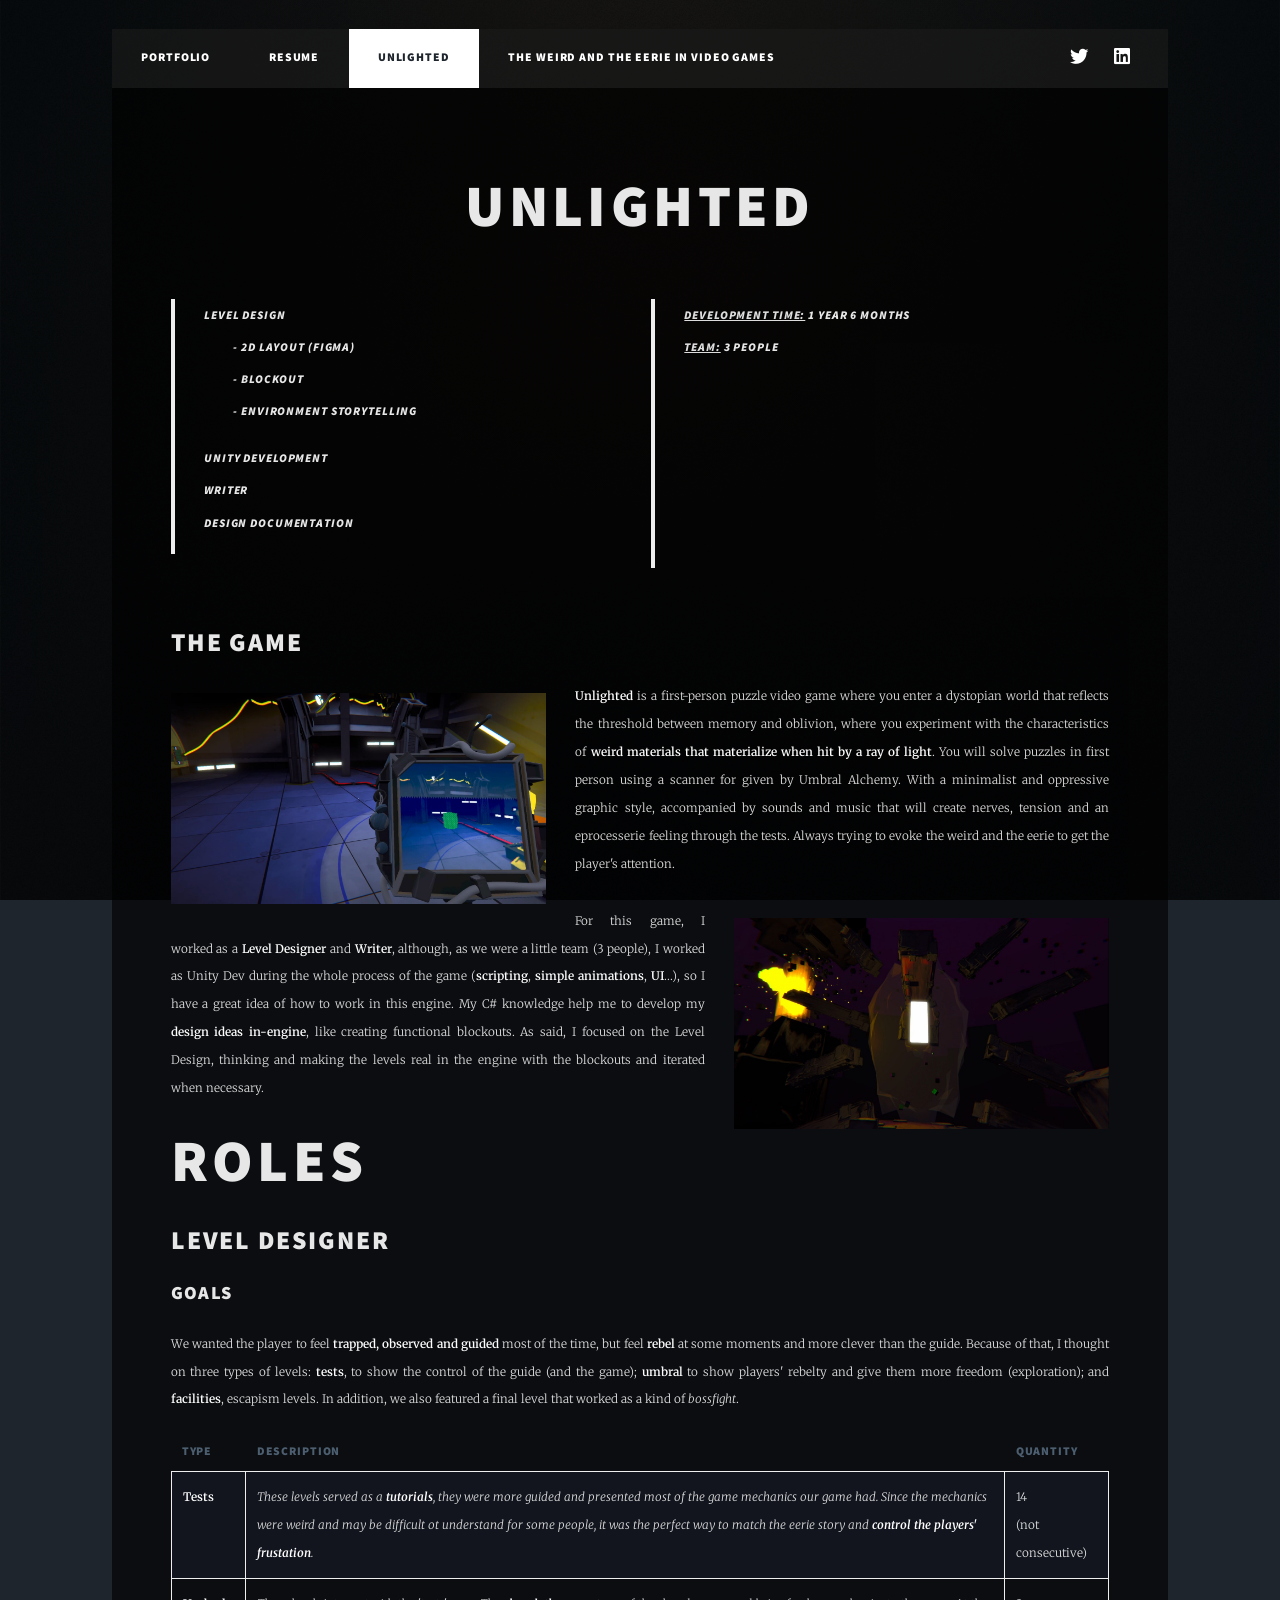
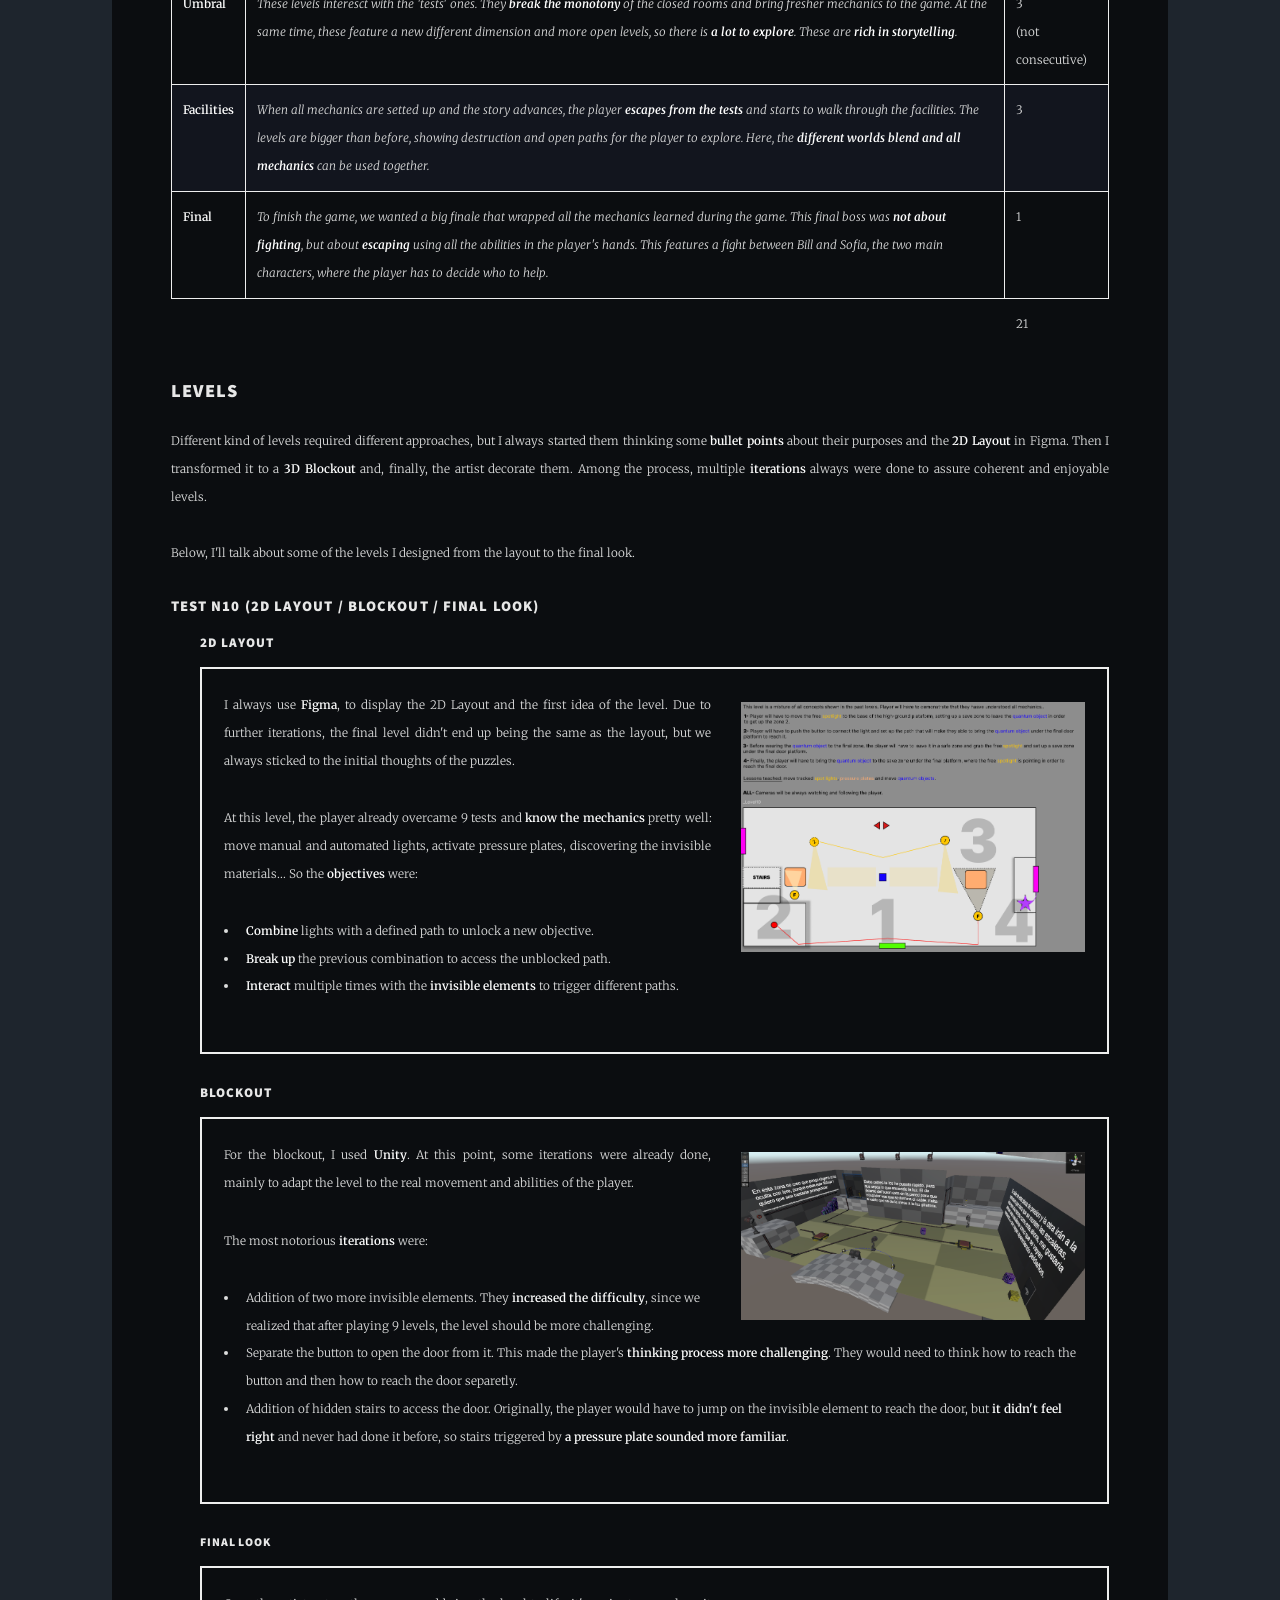
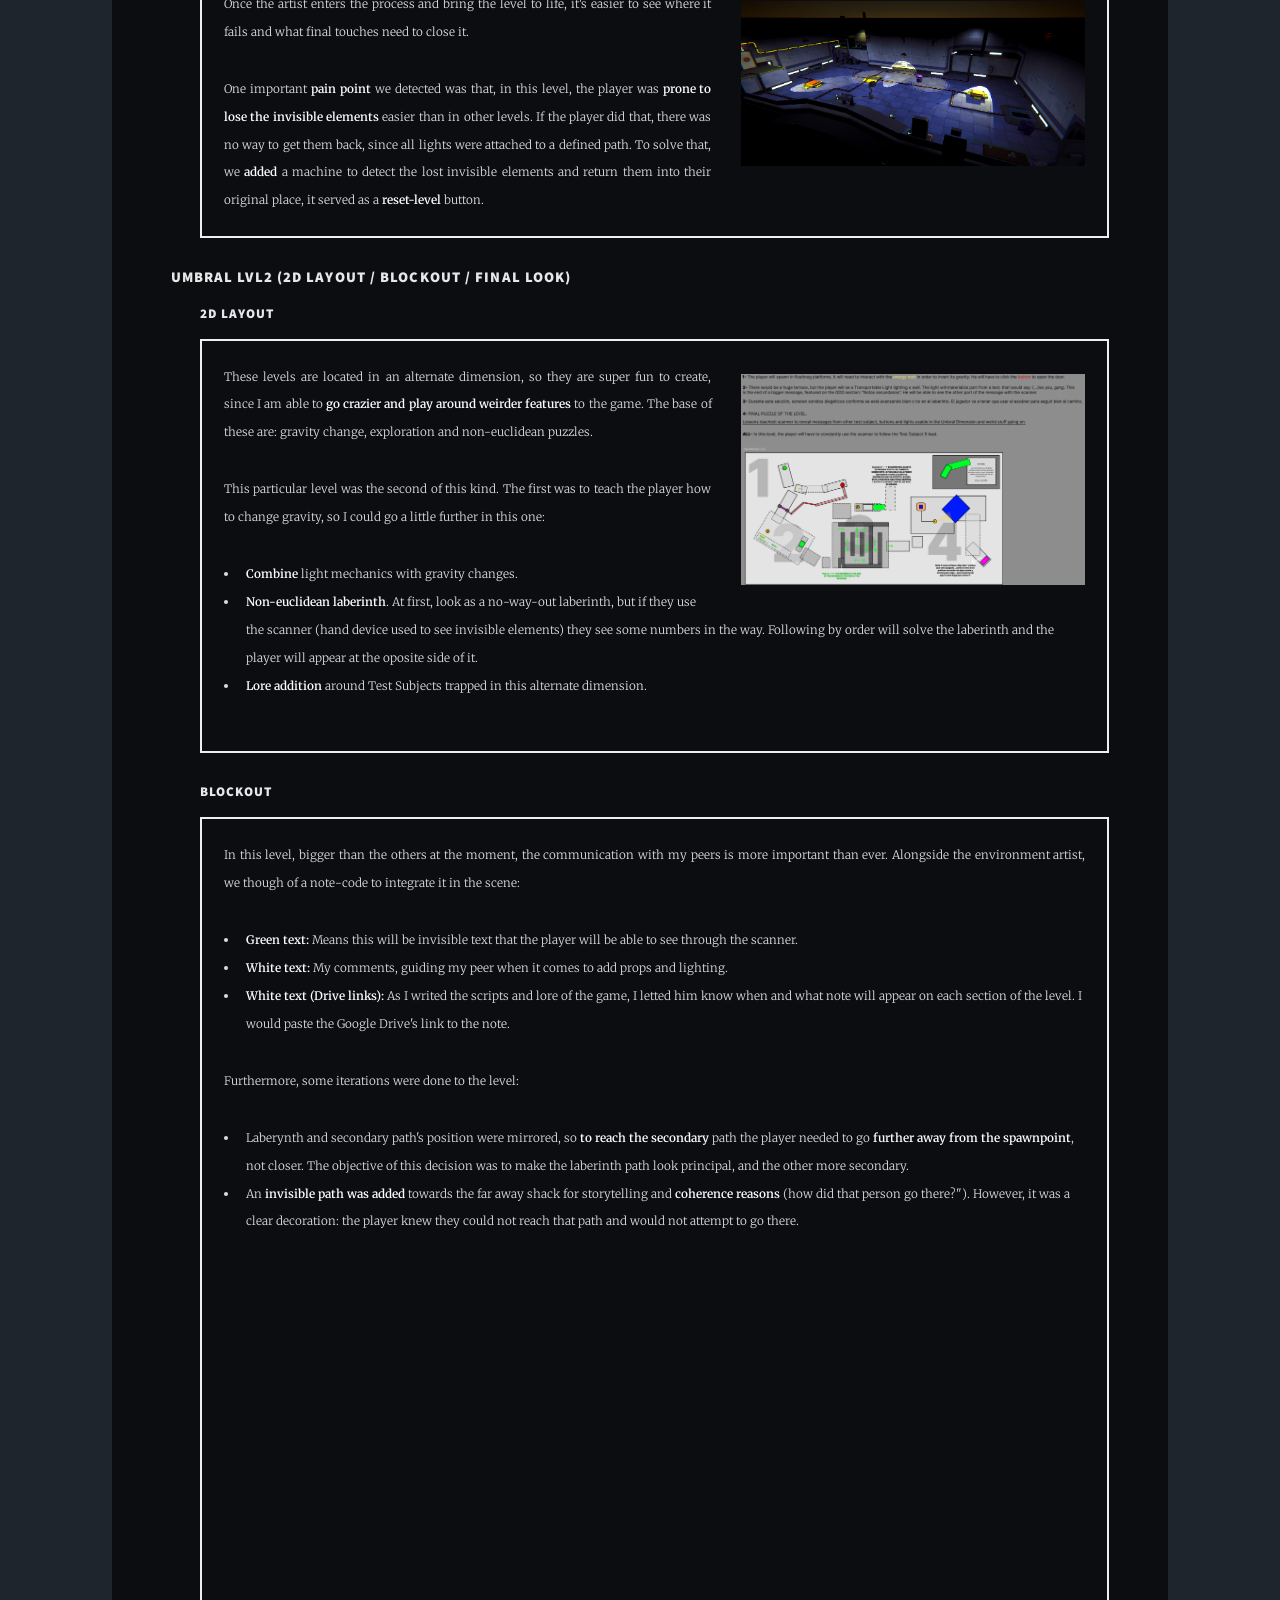
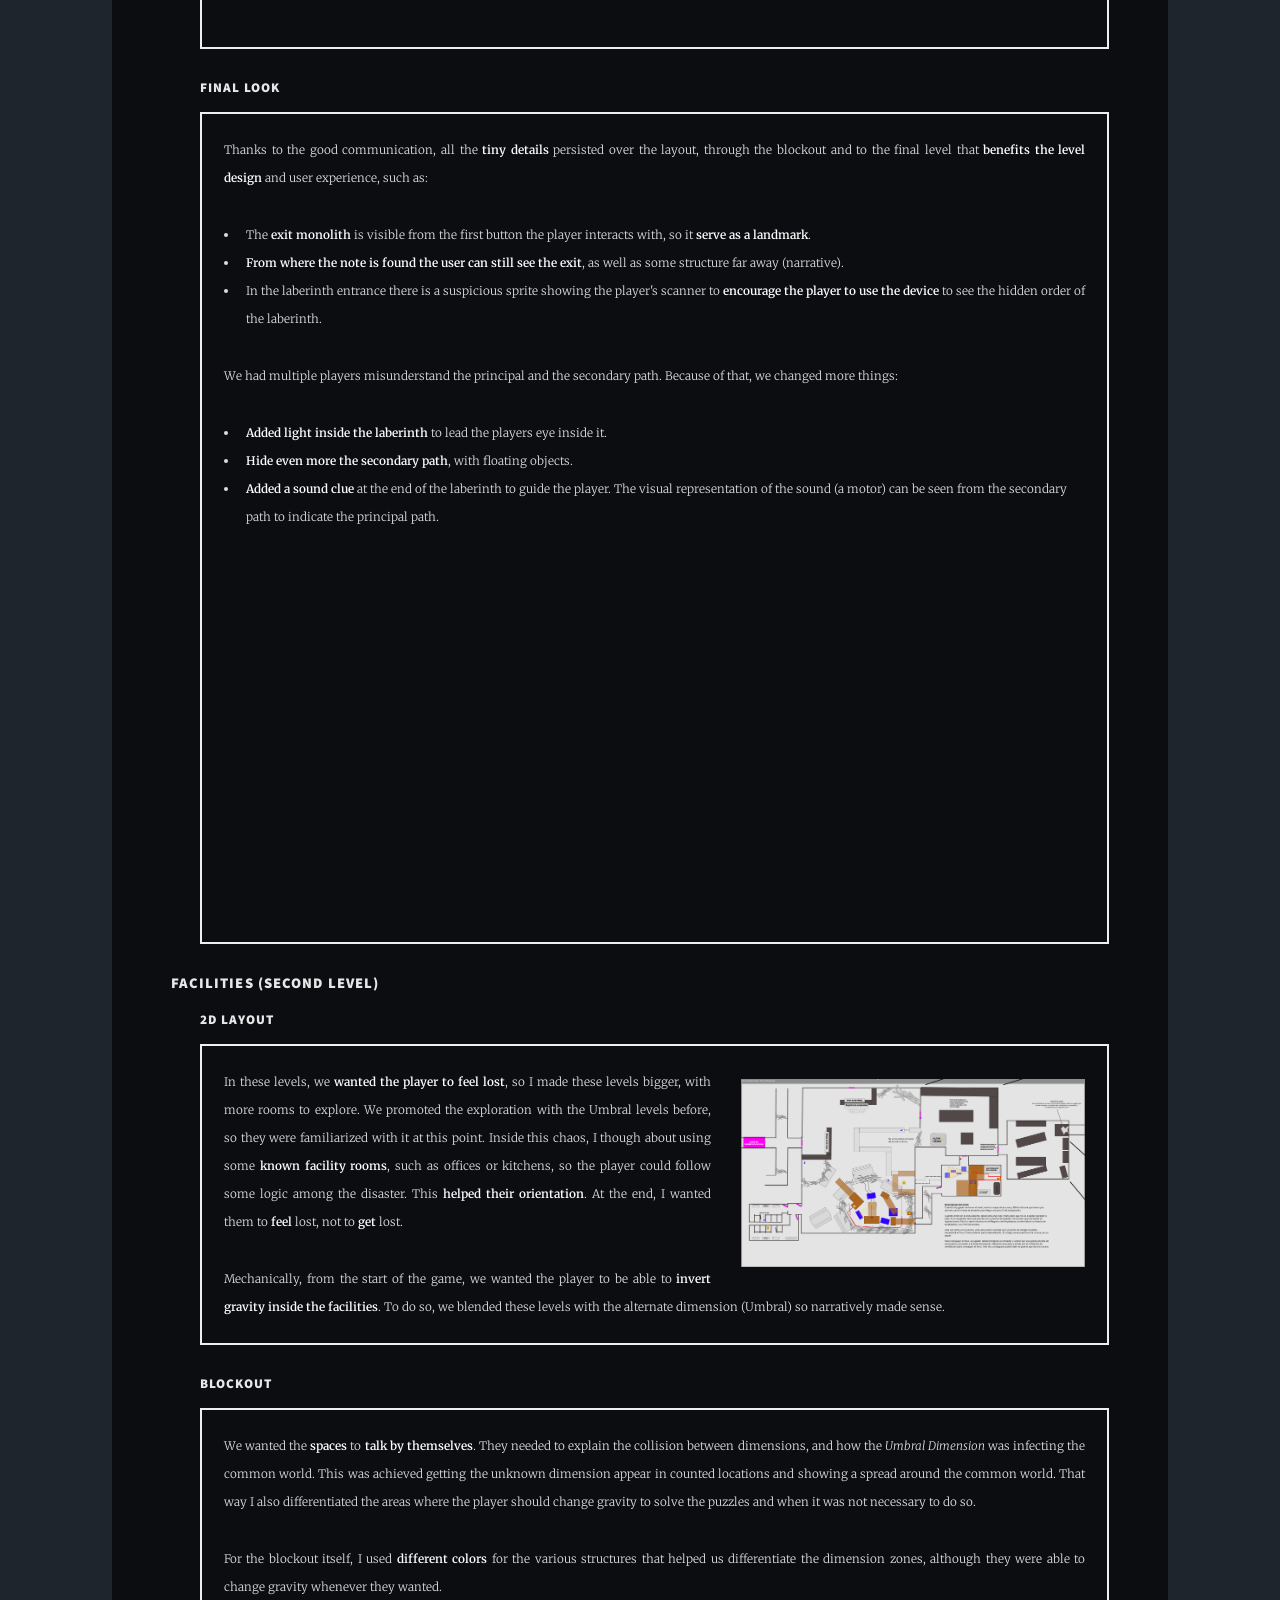
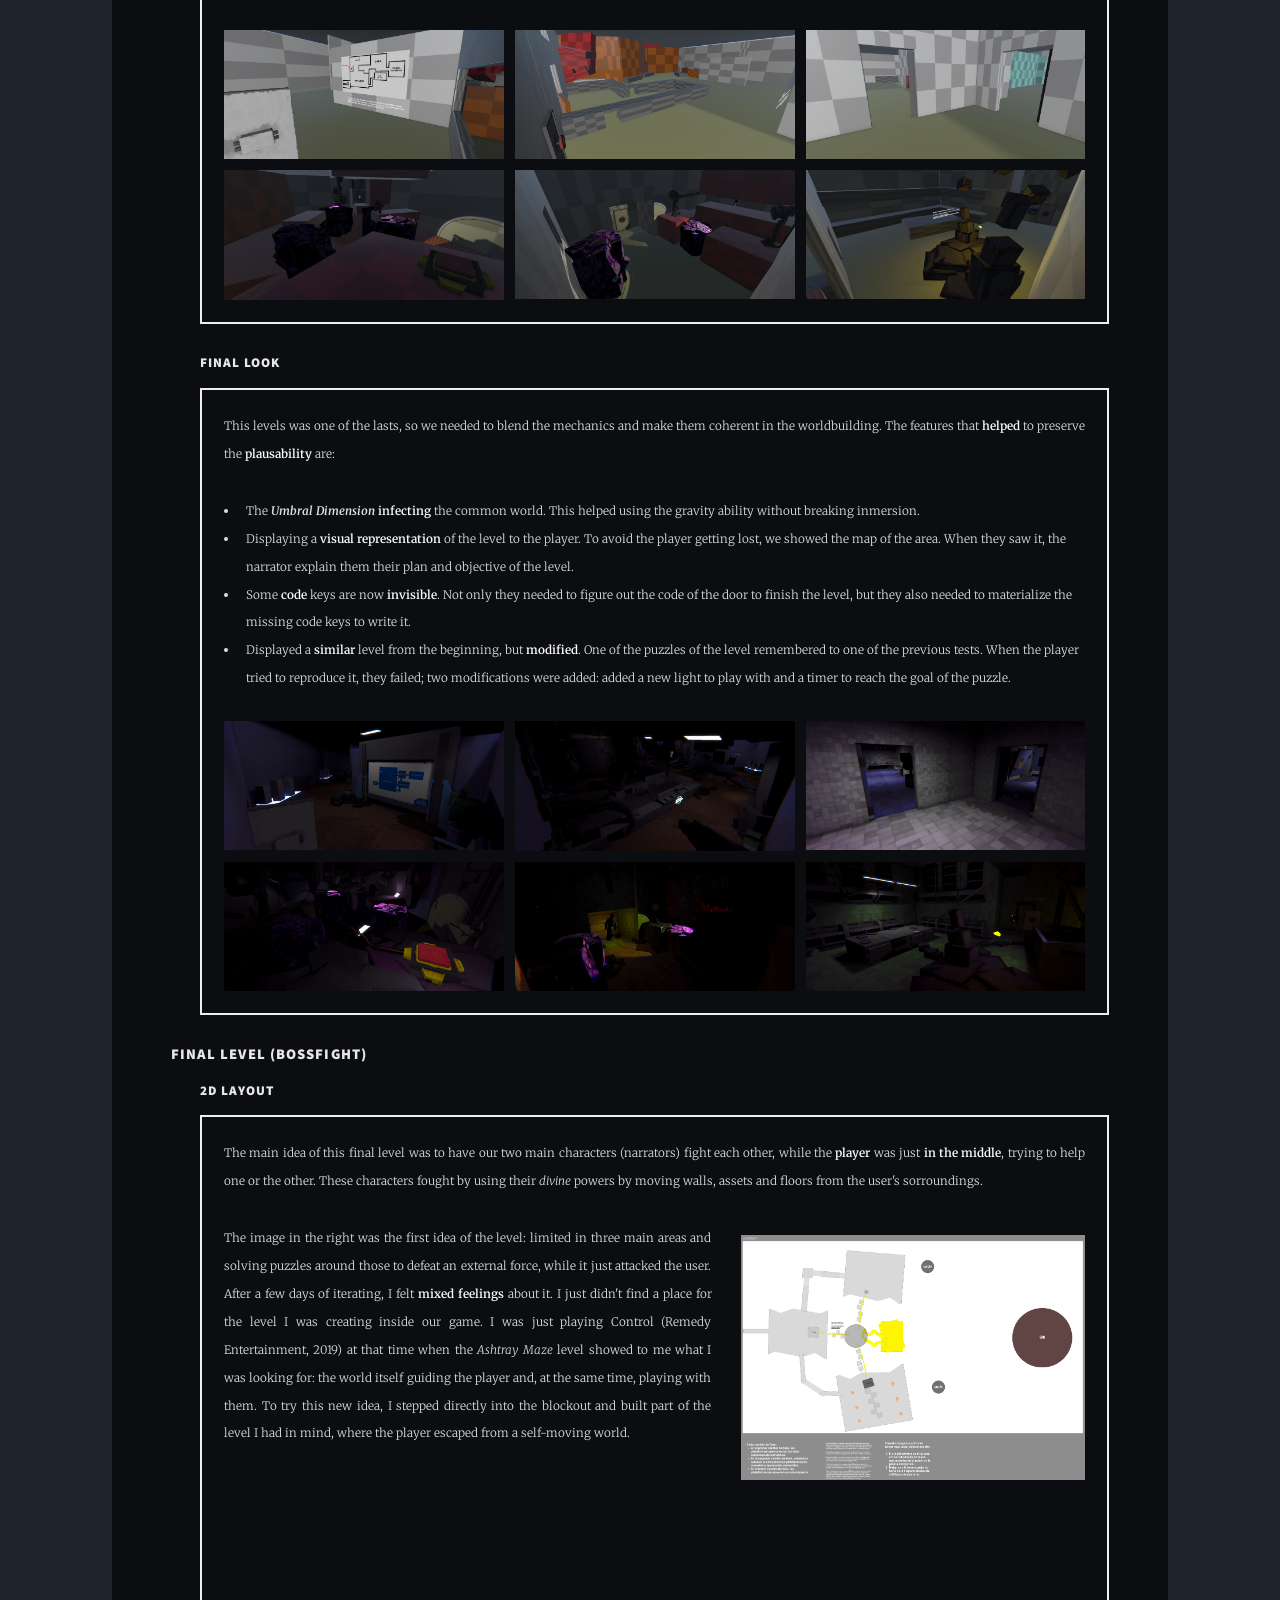
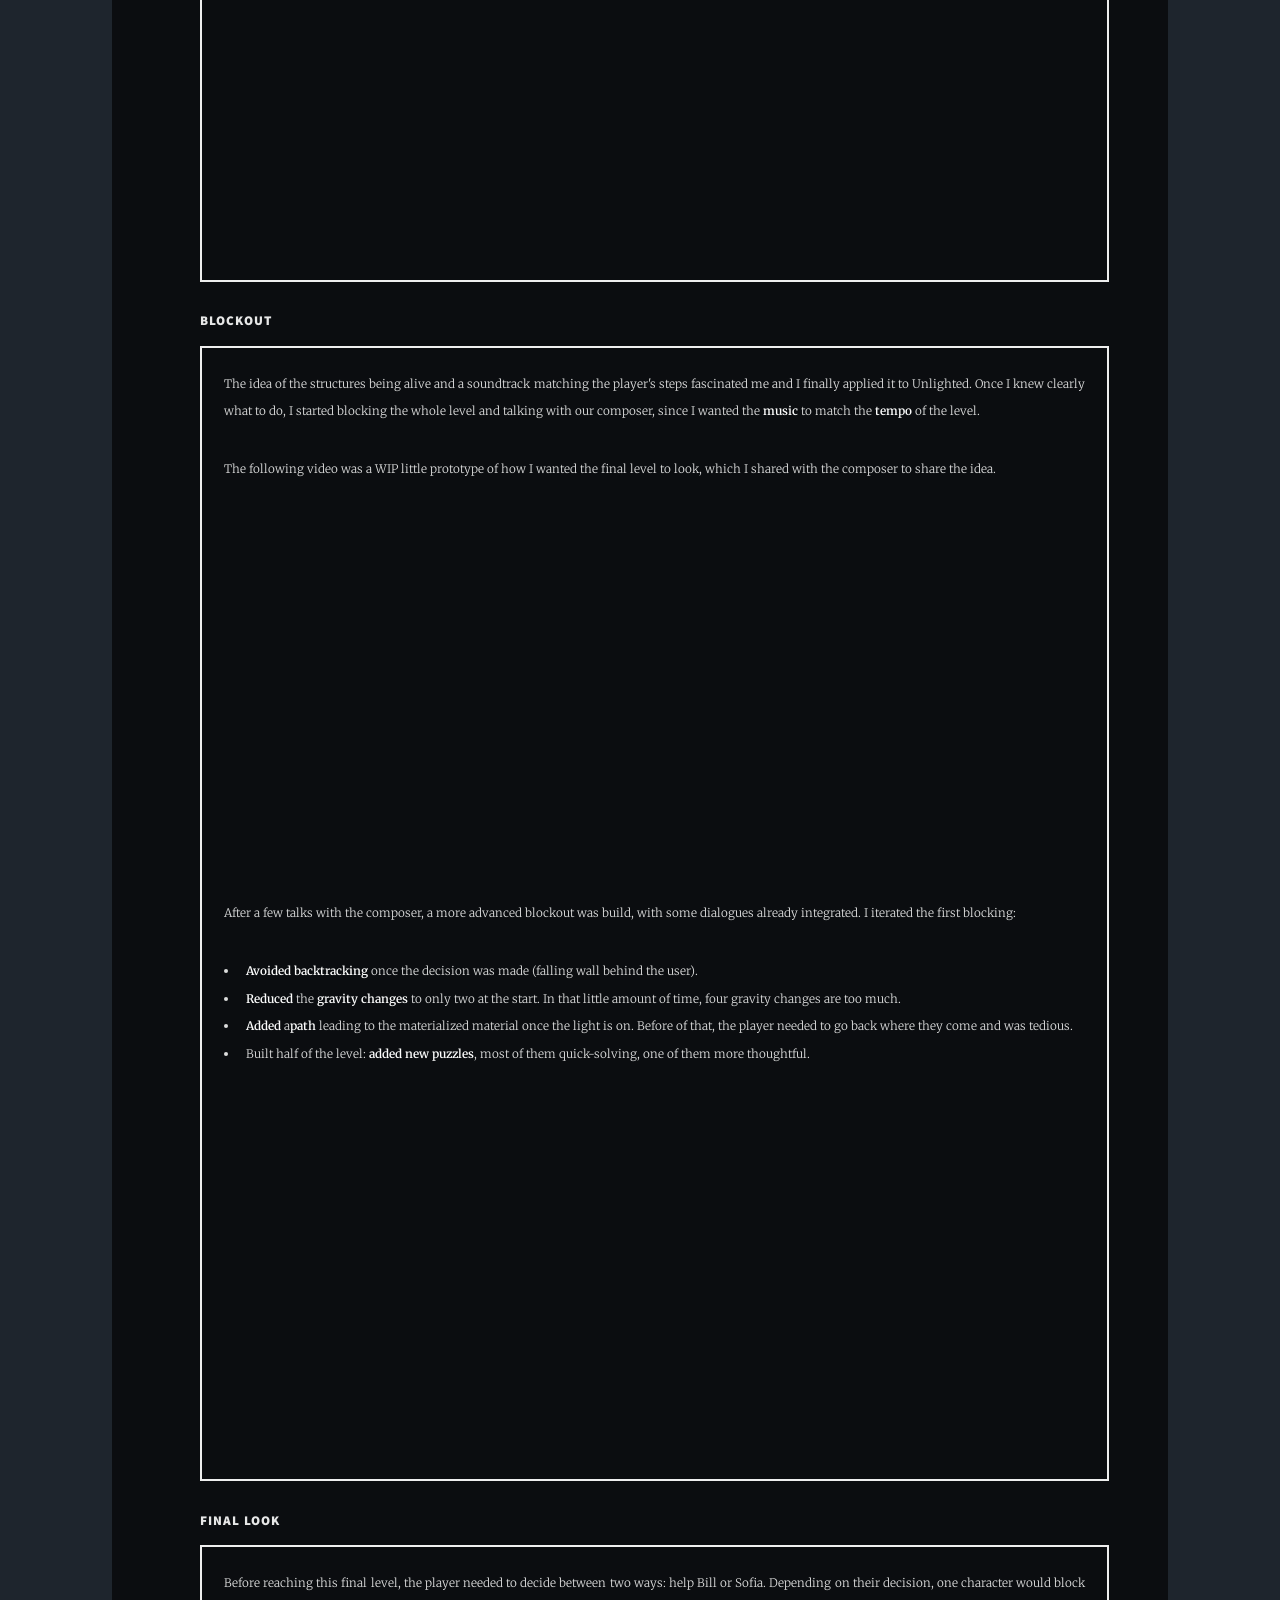
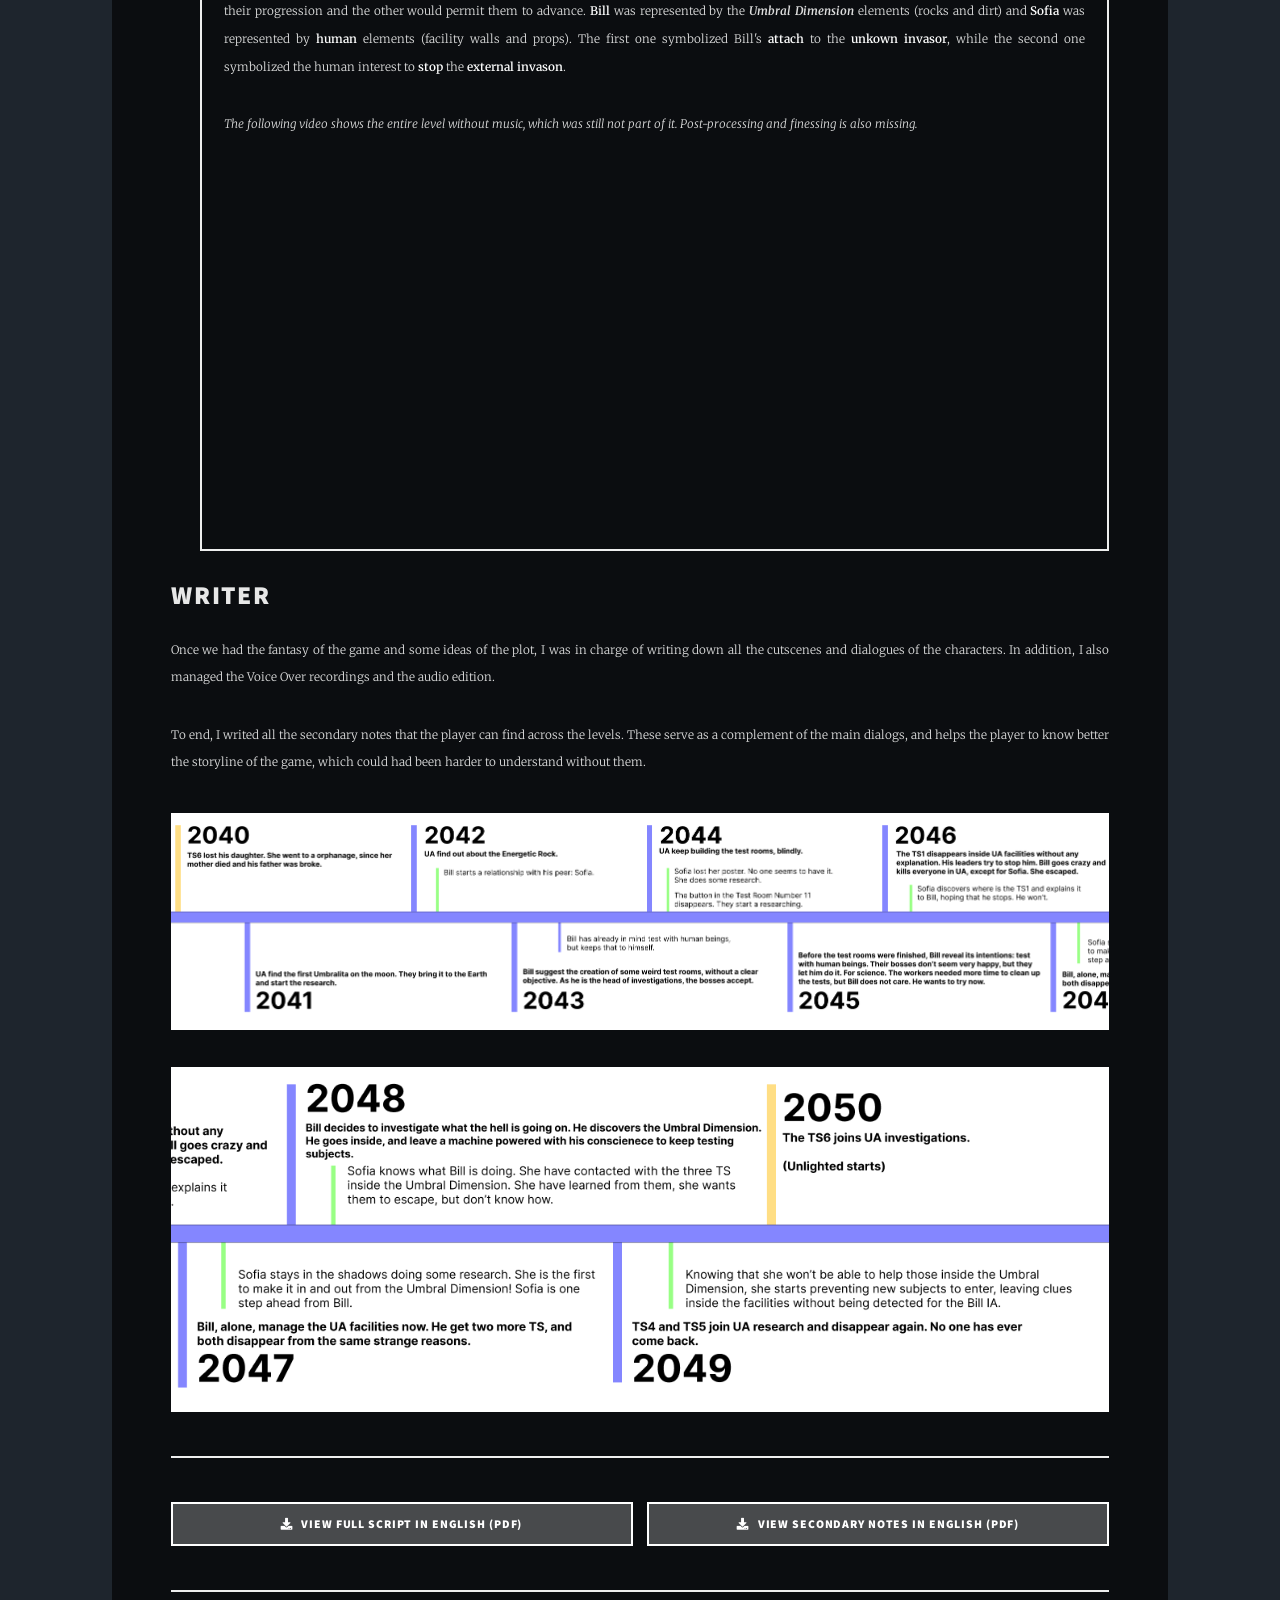
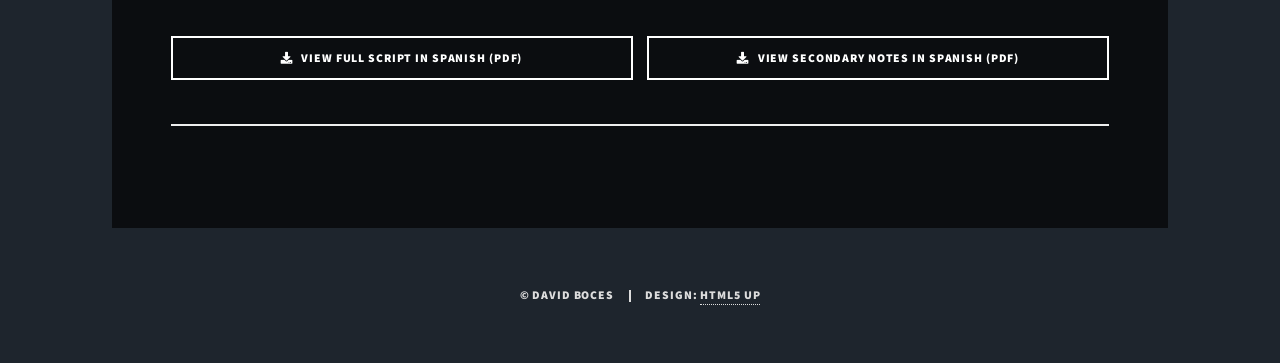
<file: docs/unlighted.html>
<!DOCTYPE HTML>
<!--
	Massively by HTML5 UP
	html5up.net | @ajlkn
	Free for personal and commercial use under the CCA 3.0 license (html5up.net/license)
-->
<html>
	<head>
		<title>David Boces - Portfolio</title>
		<meta charset="utf-8" />
		<meta name="viewport" content="width=device-width, initial-scale=1, user-scalable=no" />
		<link rel="stylesheet" href="assets/css/main.css" />
		<noscript><link rel="stylesheet" href="assets/css/noscript.css" /></noscript>
		<style>
			.video-embed {
				position: relative;
				padding-bottom: 56.25%; /* 16:9 */
				height: 0;
				overflow: hidden;
				max-width: 100%;
			}
			.video-embed iframe {
				position: absolute;
				top: 0;
				left: 0;
				width: 100%;
				height: 100%;
				border: 0;
			}
		</style>
	</head>
	<body class="is-preload">

		<!-- Wrapper -->
			<div id="wrapper">

				<!-- Header -->
					<header id="header">
						<!-- <a href="https://www.ginuhgames.com/" class="logo">Ginuh Games</a> -->
					</header>

				<!-- Nav -->
					<nav id="nav">
						<ul class="links">
							<li><a href="index.html">Portfolio</a></li>
							<li><a href="aboutme.html">Resume</a></li>
							<li class="active"><a href="unlighted.html">Unlighted</a></li>
							<li><a href="weirdandeerie.html">The Weird and the Eerie in Video Games</a></li>
						</ul>
						<ul class="icons">
							<li><a href="https://x.com/__VoZeS__" target="_blank" rel="noopener noreferrer" class="icon brands fa-twitter"><span class="label">Twitter</span></a></li>
							<li><a href="https://www.linkedin.com/in/david-boces-obis/" target="_blank" rel="noopener noreferrer" class="icon brands fa-linkedin"><span class="label">LinkedIn</span></a></li>
							<!-- <li><a href="https://www.instagram.com/boces16/" class="icon brands fa-instagram"><span class="label">Instagram</span></a></li> -->
							<!-- <li><a href="https://github.com/VoZeS/" target="_blank" rel="noopener noreferrer" class="icon brands fa-github"><span class="label">GitHub</span></a></li> -->
						</ul>
					</nav>

				<!-- Main -->
					<div id="main">
						<!-- Post -->
							<section class="post">
								<header class="major">
									<h1><a>Unlighted</a></h1>
								</header>
									<div class="row">
										<div class="col-6 col-12-small">
											<ul class="actions stacked">
												<blockquote>
												<h6>Level Design</h6>
												<dl>
													<dd>
														<h6>- 2D Layout (Figma)</h6>
														<h6>- Blockout</h6>
														<h6>- Environment Storytelling</h6>
													</dd>
												</dl>
												<h6>Unity Development</h6>
												<h6>Writer</h6>
												<h6>Design Documentation</h6>
											</blockquote>
											</ul>
										</div>
										<div class="col-6 col-12-small">
											<ul class="actions stacked">
												<blockquote><h6><u>Development time:</u> 1 year 6 months</h6>
												<h6><u>Team:</u> 3 people</h6>
												<div class="platform-widget">
													<iframe src="https://store.steampowered.com/widget/3051520/Unlighted/" frameborder="0" width="646" height="190"></iframe>
												</div></blockquote>
											</ul>
										</div>
									</div>
								<!-- Text stuff -->
										<h2>The Game</h2>
									<p><span class="image left"><img src="images/UnlightedScreenshot_11.jpg" alt="" /></span><b>Unlighted</b> is a first-person puzzle video game where you enter a dystopian world that reflects the threshold between memory and oblivion, where you experiment with the characteristics of <b>weird materials that materialize when hit by a ray of light</b>. You will solve puzzles in first person using a scanner for given by Umbral Alchemy. With a minimalist and oppressive graphic style, accompanied by sounds and music that will create nerves, tension and an eprocesserie feeling through the tests. Always trying to evoke the weird and the eerie to get the player's attention.</p>
									<p><span class="image right"><img src="images/UnlightedScreenshot_8.jpg" alt="" /></span>For this game, I worked as a <b>Level Designer</b> and <b>Writer</b>, although, as we were a little team (3 people), I worked as Unity Dev during the whole process of the game (<b>scripting</b>, <b>simple animations</b>, <b>UI</b>...), so I have a great idea of how to work in this engine. My C# knowledge help me to develop my <b>design ideas in-engine</b>, like creating functional blockouts. As said, I focused on the Level Design, thinking and making the levels real in the engine with the blockouts and iterated when necessary.</i></p>

								<h1>Roles</h1>
									<dl>
										<h2>Level Designer</h2>
											<h3>Goals</h3>
											<p>We wanted the player to feel <b>trapped, observed and guided</b> most of the time, but feel <b>rebel</b> at some moments and more clever than the guide.
												 Because of that, I thought on three types of levels: <b>tests</b>, to show the control of the guide (and the game); <b>umbral</b> to show players' rebelty and give them more freedom (exploration); and <b>facilities</b>, escapism levels. In addition, we also featured a final level that worked as a kind of <i>bossfight</i>.</p>
									<div class="table-wrapper">
										<table class="alt">
											<thead>
												<tr>
													<th>Type</th>
													<th>Description</th>
													<th>Quantity</th>
												</tr>
											</thead>
											<tbody>
												<tr>
													<td><b>Tests</b></td>
													<td><i>These levels served as a <b>tutorials</b>, they were more guided and presented most of the game mechanics our game had. 
														Since the mechanics were weird and may be difficult ot understand for some people, it was the perfect way to match the eerie story and <b>control the players' frustation</b>.</i></td>
													<td>14</br>(not consecutive)</td>
												</tr>
												<tr>
													<td><b>Umbral</b></td>
													<td><i>These levels interesct with the 'tests' ones. They <b>break the monotony</b> of the closed rooms and bring fresher mechanics to the game.
														At the same time, these feature a new different dimension and more open levels, so there is <b>a lot to explore</b>. These are <b>rich in storytelling</b>.</i></td>
													<td>3</br>(not consecutive)</td>
												</tr>
												<tr>
													<td><b>Facilities</b></td>
													<td><i>When all mechanics are setted up and the story advances, the player <b>escapes from the tests</b> and starts to walk through the facilities.
														The levels are bigger than before, showing destruction and open paths for the player to explore. Here, the <b>different worlds blend and all mechanics</b>
														can be used together.</i></td>
													<td>3</td>
												</tr>
												<tr>
													<td><b>Final</b></td>
													<td><i>To finish the game, we wanted a big finale that wrapped all the mechanics learned during the game. This final boss was <b>not about fighting</b>,
														but about <b>escaping</b> using all the abilities in the player's hands. This features a fight between Bill and Sofia, the two main characters, where
														the player has to decide who to help.</i></td>
													<td>1</td>
												</tr>
											</tbody>
											<tfoot>
												<tr>
													<td colspan="2"></td>
													<td>21</td>
												</tr>
											</tfoot>
										</table>
									</div>

									<h3>Levels</h3>
									<p>Different kind of levels required different approaches, but I always started them thinking some <b>bullet points</b> about their purposes and the <b>2D Layout</b> in Figma. 
										Then I transformed it to a <b>3D Blockout</b> and, finally, the artist decorate them. Among the process, multiple <b>iterations</b> always were done to assure coherent and enjoyable levels. </br></br>
										Below, I'll talk about some of the levels I designed from the layout to the final look.</p>
									<!-- Tests -->
									<h4>Test N10 (2D Layout / BlockOut / Final look)</h4>
									<dl>
									<dd>
										<h5>2D Layout</h5>
										<div class="box">
											<p><span class="image right"><img src="images/levels/tests/layout-level-10.png" alt="" /></span>I always use <b>Figma</b>, to display the 2D Layout and the first idea of the level. 
												Due to further iterations, the final level didn't end up being the same as the layout, but we always sticked to the initial thoughts of the puzzles.</p>
												
												<p>At this level, the player already overcame 9 tests and <b>know the mechanics</b> pretty well: move manual and automated lights, activate pressure plates, discovering the invisible materials...
													So the <b>objectives</b> were: 
													<ul>
														<li><b>Combine</b> lights with a defined path to unlock a new objective.</li>
														<li><b>Break up</b> the previous combination to access the unblocked path.</li>
														<li><b>Interact</b> multiple times with the <b>invisible elements</b> to trigger different paths.</li>
													</ul>
												</p>
										</div>
									</dd>
									<dd>
									<h5>Blockout</h5>
										<div class="box">
											<p><span class="image right"><img src="images/levels/tests/blockout-level-10.png" alt="" /></span>For the blockout, I used <b>Unity</b>. At this point, some iterations were already done, mainly to adapt the level to the real movement
											and abilities of the player.</p>
											<p>The most notorious <b>iterations</b> were:
												<ul>
													<li>Addition of two more invisible elements. They <b>increased the difficulty</b>, since we realized that after playing 9 levels, the level should be more challenging.</li>
													<li>Separate the button to open the door from it. This made the player's <b>thinking process more challenging</b>. They would need to think how to reach the button and then how to reach the door separetly.</li>
													<li>Addition of hidden stairs to access the door. Originally, the player would have to jump on the invisible element to reach the door, but <b>it didn't feel right</b> and never had done it before, so stairs triggered by <b>a pressure plate sounded more familiar</b>.</li>
												</ul>
											</p>
										</div>
									</dd>
									<dd>
										<h6>Final Look</h6>
										<div class="box">
											<p><span class="image right"><img src="images/levels/tests/final-level-10.png" alt="" /></span>Once the artist enters the process and bring the level to life,
											it's easier to see where it fails and what final touches need to close it.</p>
												
											<p>One important <b>pain point</b> we detected was that, in this level, the player was <b>prone to lose the invisible elements</b> easier than 
												in other levels. If the player did that, there was no way to get them back, since all lights were attached to a defined path. 
												To solve that, we <b>added</b> a machine to detect the lost invisible elements and return them into their original place, it served as a <b>reset-level</b> button.</p>
										</div>
									</dd>
									<!-- Umbral -->
									<h4>Umbral LVL2 (2D Layout / BlockOut / Final Look)</h4>
									<dd>
										<h5>2D Layout</h5>
										<div class="box">
											<p><span class="image right"><img src="images/levels/umbral/layout-umbral_level-2.png" alt="" /></span>These levels are located in an alternate dimension, so they are super fun to create, since
											I am able to <b>go crazier and play around weirder features</b> to the game. The base of these are: gravity change, exploration and non-euclidean puzzles.</p>
												
											<p>This particular level was the second of this kind. The first was to teach the player how to change gravity, so I could go a little further in this one:
												<ul>
													<li><b>Combine</b> light mechanics with gravity changes.</li>
													<li><b>Non-euclidean laberinth</b>. At first, look as a no-way-out laberinth, but if they use the scanner (hand device used to see invisible elements) they see some numbers in the way. 
														Following by order will solve the laberinth and the player will appear at the oposite side of it.</li>
													<li><b>Lore addition</b> around Test Subjects trapped in this alternate dimension.</li>
												</ul>
											</p>
										</div>
									</dd>
									<dd>
										<h5>Blockout</h5>
										<div class="box">
											<p>In this level, bigger than the others at the moment, the communication with my peers is more important than ever. Alongside the environment artist, we though of a note-code 
												to integrate it in the scene:</p>
											<ul>
												<li><b>Green text:</b> Means this will be invisible text that the player will be able to see through the scanner.</li>
												<li><b>White text:</b> My comments, guiding my peer when it comes to add props and lighting.</li>
												<li><b>White text (Drive links):</b> As I writed the scripts and lore of the game, I letted him know when and what note will appear on each section of the level.
													I would paste the Google Drive's link to the note.</li>
											</ul>

											<p>Furthermore, some iterations were done to the level:</p>
											<ul>
												<li>Laberynth and secondary path's position were mirrored, so <b>to reach the secondary</b> path the player needed to go <b>further away from the spawnpoint</b>, not closer. The objective of this decision was to make the laberinth path look principal, and the other more secondary.</li>
												<li>An <b>invisible path was added</b> towards the far away shack for storytelling and <b>coherence reasons</b> (how did that person go there?"). However, it was a clear decoration: the player knew they could not reach that path and would not attempt to go there.</li>
											</ul>
											<!-- YouTube embed: Umbral LVL2 - Walkthrough -->
											<div style="text-align: center;">
												<iframe width="560" height="350" src="https://www.youtube.com/embed/VCWzFZW_KEk?si=vS2OSWB7PSm58We2" title="Umbral LVL2 Blockout" referrerpolicy="strict-origin-when-cross-origin" allowfullscreen></iframe>
											</div>
										</div>
									</dd>
									<dd>
										<h5>Final Look</h5>
										<div class="box">
												<p>Thanks to the good communication, all the <b>tiny details</b> persisted over the layout, through the blockout and to the final level that <b>benefits the level design</b> and user experience, such as:</p>
												<ul>
													<li>The <b>exit monolith</b> is visible from the first button the player interacts with, so it <b>serve as a landmark</b>.</li>
													<li><b>From where the note is found the user can still see the exit</b>, as well as some structure far away (narrative).</li>
													<li>In the laberinth entrance there is a suspicious sprite showing the player's scanner to <b>encourage the player to use the device</b> to see the hidden order of the laberinth.</li>
												</ul>
												<p>We had multiple players misunderstand the principal and the secondary path. Because of that, we changed more things:</p>
												<ul>
													<li><b>Added light inside the laberinth</b> to lead the players eye inside it.</li>
													<li><b>Hide even more the secondary path</b>, with floating objects.</li>
													<li><b>Added a sound clue</b> at the end of the laberinth to guide the player. The visual representation of the sound (a motor) can be seen from the secondary path to indicate the principal path.</li>
												</ul>
												<!-- YouTube embed: Umbral LVL2 - Walkthrough -->
											<div style="text-align: center;">
												<iframe width="560" height="350" src="https://www.youtube.com/embed/mfmRKdxX9Og?si=Uc2_VJ1msMjL_G2y" title="Umbral LVL2 Walkthrough" referrerpolicy="strict-origin-when-cross-origin" allowfullscreen></iframe>
											</div>
										</div>
									</dd>

									<!-- Post Explosion -->
									<h4>Facilities (Second Level)</h4>
									<dd>
									<h5>2D Layout</h5>
										<div class="box">
											<p><span class="image right"><img src="images/levels/blended/layout-level-16.png" alt="" /></span>In these levels, we <b>wanted the player to feel lost</b>, so I made these levels bigger, with more rooms to explore.
												We promoted the exploration with the Umbral levels before, so they were familiarized with it at this point. 
												Inside this chaos, I though about using some <b>known facility rooms</b>, such as offices or kitchens, so the player could follow some logic among the disaster. This <b>helped their orientation</b>. At the end, I wanted them to <b>feel</b> lost, not to <b>get</b> lost.</p>

													<p>Mechanically, from the start of the game, we wanted the player to be able to <b>invert gravity inside the facilities</b>. To do so, we blended these levels with
														the alternate dimension (Umbral) so narratively made sense.</p>
										</div>
									</dd>
									<dd>
									<h5>Blockout</h5>
										<div class="box">
											<p>We wanted the <b>spaces</b> to <b>talk by themselves</b>. They needed to explain the collision between dimensions, and how the <i>Umbral Dimension</i> was infecting the common world.
											This was achieved getting the unknown dimension appear in counted locations and showing a spread around the common world. That way I also differentiated the areas where the player should
												change gravity to solve the puzzles and when it was not necessary to do so.</p>
												<p>For the blockout itself, I used <b>different colors</b> for the various structures that helped us differentiate
												the dimension zones, although they were able to change gravity whenever they wanted.</p>
										<div class="box alt">
											<div class="row gtr-50 gtr-uniform">
											<div class="row gtr-50 gtr-uniform">
												<div class="col-4"><span class="image fit"><img src="images/levels/blended/blockout-level-16_1.png" alt="" /></span></div>
												<div class="col-4"><span class="image fit"><img src="images/levels/blended/blockout-level-16_2.png" alt="" /></span></div>
												<div class="col-4"><span class="image fit"><img src="images/levels/blended/blockout-level-16_3.png" alt="" /></span></div>
												<!-- Break -->
												<div class="col-4"><span class="image fit"><img src="images/levels/blended/blockout-level-16_4.png" alt="" /></span></div>
												<div class="col-4"><span class="image fit"><img src="images/levels/blended/blockout-level-16_5.png" alt="" /></span></div>
												<div class="col-4"><span class="image fit"><img src="images/levels/blended/blockout-level-16_6.png" alt="" /></span></div>
											</div>
											</div>
										</div>
										</div>
									</dd>
									<dd>
										<h5>Final Look</h5>
										<div class="box">
											<p>This levels was one of the lasts, so we needed to blend the mechanics and make them coherent in the worldbuilding. The features that <b>helped</b> to preserve the <b>plausability</b> are:
											<ul>
												<li>The <b><i>Umbral Dimension</i> infecting</b> the common world. This helped using the gravity ability without breaking inmersion.</li>
												<li>Displaying a <b>visual representation</b> of the level to the player. To avoid the player getting lost, we showed the map of the area. When they saw it, the narrator explain them their plan and objective of the level.</li>
												<li>Some <b>code</b> keys are now <b>invisible</b>. Not only they needed to figure out the code of the door to finish the level, but they also needed to materialize the missing code keys to write it.</li>
												<li>Displayed a <b>similar</b> level from the beginning, but <b>modified</b>. One of the puzzles of the level remembered to one of the previous tests. When the player tried to reproduce it, they failed; two modifications were added: added a new light to play with and a timer to reach the goal of the puzzle.</li>
											</ul>
											</p>
										<div class="box alt">
											<div class="row gtr-50 gtr-uniform">
											<div class="row gtr-50 gtr-uniform">
												<div class="col-4"><span class="image fit"><img src="images/levels/blended/final-level-16_1.png" alt="" /></span></div>
												<div class="col-4"><span class="image fit"><img src="images/levels/blended/final-level-16_2.png" alt="" /></span></div>
												<div class="col-4"><span class="image fit"><img src="images/levels/blended/final-level-16_3.png" alt="" /></span></div>
												<!-- Break -->
												<div class="col-4"><span class="image fit"><img src="images/levels/blended/final-level-16_4.png" alt="" /></span></div>
												<div class="col-4"><span class="image fit"><img src="images/levels/blended/final-level-16_5.png" alt="" /></span></div>
												<div class="col-4"><span class="image fit"><img src="images/levels/blended/final-level-16_6.png" alt="" /></span></div>
											</div>
											</div>
										</div>
										</div>
									</dd>
									<!-- Bossfight -->
									<h4>Final level (Bossfight)</h4>
									<dd>
										<h5>2D Layout</h5>
										<div class="box">
											<p>The main idea of this final level was to have our two main characters (narrators) fight each other, while the <b>player</b> was just <b>in the middle</b>, trying to help one or the other. These characters fought by using
												their <i>divine</i> powers by moving walls, assets and floors from the user's sorroundings.</p>
											<p><span class="image right"><img src="images/levels/bossfight/layout-bossfight.png" alt="" /></span>
												The image in the right was the first idea of the level: limited in three main areas and solving puzzles around those to defeat an external force, while it just attacked the user. 
												After a few days of iterating, I felt <b>mixed feelings</b> about it. I just didn't find a place for the level I was creating inside our game. 
												I was just playing Control (Remedy Entertainment, 2019) at that time when the <i>Ashtray Maze</i> level showed to me what I was looking for: the world itself guiding the player and, at the same time, playing with them.
												To try this new idea, I stepped directly into the blockout and built part of the level I had in mind, where the player escaped from a self-moving world.</p>
											
												<div style="text-align: center;">
													<iframe width="560" height="350" src="https://www.youtube.com/embed/DGtuQRohHds?si=ixGgH2GuH8MtNfHC" title="Ashtray Maze (Control 2019) - Abyx Gaming" referrerpolicy="strict-origin-when-cross-origin" allowfullscreen></iframe>
												</div>
										</div>
									</dd>
									<dd>
										<h5>Blockout</h5>
										<div class="box">
											<p>The idea of the structures being alive and a soundtrack matching the player's steps fascinated me and I finally applied it to Unlighted.
												 Once I knew clearly what to do, I started blocking the whole level and talking with our composer, since I wanted the <b>music</b> to match the <b>tempo</b> of the level.</p>
											<p>The following video was a WIP little prototype of how I wanted the final level to look, which I shared with the composer to share the idea.</p>
												<!-- YouTube embed: Umbral LVL2 - Walkthrough -->
												<div style="text-align: center;">
													<iframe width="560" height="350" src="https://www.youtube.com/embed/l47v6KZ-GmI?si=k06uEEj9p8z5jvL4" title="Bossfight Blockout WIP" referrerpolicy="strict-origin-when-cross-origin" allowfullscreen></iframe>
												</div>
											</br>
											<p>After a few talks with the composer, a more advanced blockout was build, with some dialogues already integrated. I iterated the first blocking:
												<ul>
													<li><b>Avoided backtracking</b> once the decision was made (falling wall behind the user).</li>
													<li><b>Reduced</b> the <b>gravity changes</b> to only two at the start. In that little amount of time, four gravity changes are too much.</li>
													<li><b>Added</b> a<b>path</b> leading to the materialized material once the light is on. Before of that, the player needed to go back where they come and was tedious.</li>
													<li>Built half of the level: <b>added new puzzles</b>, most of them quick-solving, one of them more thoughtful.</li>
												</ul>
											</p>
											<div style="text-align: center;">
													<iframe width="560" height="350" src="https://www.youtube.com/embed/oyJaxvhWrIw?si=h7wQUPv18dlXo2DK" title="Bossfight Blockout with dialogue" referrerpolicy="strict-origin-when-cross-origin" allowfullscreen></iframe>
												</div>
										</div>									
									</dd>
									<dd>
										<h5>Final Look</h5>
										<div class="box">
											<p>Before reaching this final level, the player needed to decide between two ways:
												help Bill or Sofia. Depending on their decision, one character would block their progression and the other would permit them to advance. <b>Bill</b> was represented by the <b><i>Umbral Dimension</i></b> elements (rocks and dirt) and <b>Sofia</b> was represented by <b>human</b> elements (facility walls and props). The first one symbolized 
												Bill's <b>attach</b> to the <b>unkown invasor</b>, while the second one symbolized the human interest to <b>stop</b> the <b>external invason</b>.</p>
											<p><i>The following video shows the entire level without music, which was still not part of it. Post-processing and finessing is also missing.</i></p>
												<div style="text-align: center;">
													<iframe width="560" height="350" src="https://www.youtube.com/embed/_gOY8h3epHU?si=fbGzKOZdR_UTn4er" title="Bossfight Final" referrerpolicy="strict-origin-when-cross-origin" allowfullscreen></iframe>
												</div>
										</div>
									</dd>
									<h2>Writer</h2>
										<p>Once we had the fantasy of the game and some ideas of the plot, I was in charge of writing down all the cutscenes and dialogues of the characters.
											In addition, I also managed the Voice Over recordings and the audio edition.</p>
										<p>To end, I writed all the secondary notes that the player can find across the levels. These serve as a complement of the main dialogs, and helps the player to know 
											better the storyline of the game, which could had been harder to understand without them.</p>

									<span class="image fit"><img src="images/timetable-storyline-1.png" alt="" /></span>
									<span class="image fit"><img src="images/timetable-storyline-2.png" alt="" /></span>

										<hr />

										<ul class="actions fit">
												<li><a href="documents/Unlighted_ScriptEN_GinuhGames.pdf" target="_blank" rel="noopener noreferrer" class="button fit primary icon solid fa-download">View Full Script in English (PDF)</a></li>
												<li><a href="documents/EN_SecondaryNotes.pdf" target="_blank" rel="noopener noreferrer" class="button fit primary icon solid fa-download">View Secondary Notes in English (PDF)</a></li>
										</ul>

										<hr />

										<ul class="actions fit">
												<li><a href="documents/Unlighted_GuionES_GinuhGames.pdf" target="_blank" rel="noopener noreferrer" class="button fit icon solid fa-download">View Full Script in Spanish (PDF)</a></li>
												<li><a href="documents/ES_NotasSecundarias.pdf" target="_blank" rel="noopener noreferrer" class="button fit icon solid fa-download">View Secondary Notes in Spanish (PDF)</a></li>
										</ul>
									<hr />
									</dl>

					</div>

				<!-- Footer -->
					<!-- <footer id="footer">
						<section>
							<form method="post" action="#">
								<div class="fields">
									<div class="field">
										<label for="name">Name</label>
										<input type="text" name="name" id="name" />
									</div>
									<div class="field">
										<label for="email">Email</label>
										<input type="text" name="email" id="email" />
									</div>
									<div class="field">
										<label for="message">Message</label>
										<textarea name="message" id="message" rows="3"></textarea>
									</div>
								</div>
								<ul class="actions">
									<li><input type="submit" value="Send Message" /></li>
								</ul>
							</form>
						</section>
						<section class="split contact">
							<section class="alt">
								<h3>Address</h3>
								<p>Barcelona, Spain</p>
							</section>
							<section>
								<h3>Phone</h3>
								<p><a href="#">(+34) 672 13 98 16</a></p>
							</section>
							<section>
								<h3>Email</h3>
								<p><a href="#">davidboces16@gmail.com</a></p>
							</section>
							<section>
								<h3>Social</h3>
								<ul class="icons alt">
							<li><a href="https://x.com/__VoZeS__" class="icon brands alt fa-twitter"><span class="label">Twitter</span></a></li>
							<li><a href="https://www.linkedin.com/in/david-boces-obis/" class="icon brands alt fa-linkedin"><span class="label">LinkedIn</span></a></li>
							<li><a href="https://www.instagram.com/boces16/" class="icon brands alt fa-instagram"><span class="label">Instagram</span></a></li>
							<li><a href="https://github.com/VoZeS/" class="icon brands alt fa-github"><span class="label">GitHub</span></a></li>
								</ul>
							</section>
						</section>
					</footer> -->

				<!-- Copyright -->
					<div id="copyright">
						<ul><li>&copy; David Boces</li><li>Design: <a href="https://html5up.net">HTML5 UP</a></li></ul>
					</div>

			</div>

		<!-- Scripts -->
			<script src="assets/js/jquery.min.js"></script>
			<script src="assets/js/jquery.scrollex.min.js"></script>
			<script src="assets/js/jquery.scrolly.min.js"></script>
			<script src="assets/js/browser.min.js"></script>
			<script src="assets/js/breakpoints.min.js"></script>
			<script src="assets/js/util.js"></script>
			<script src="assets/js/main.js"></script>

	</body>
</html>
</file>
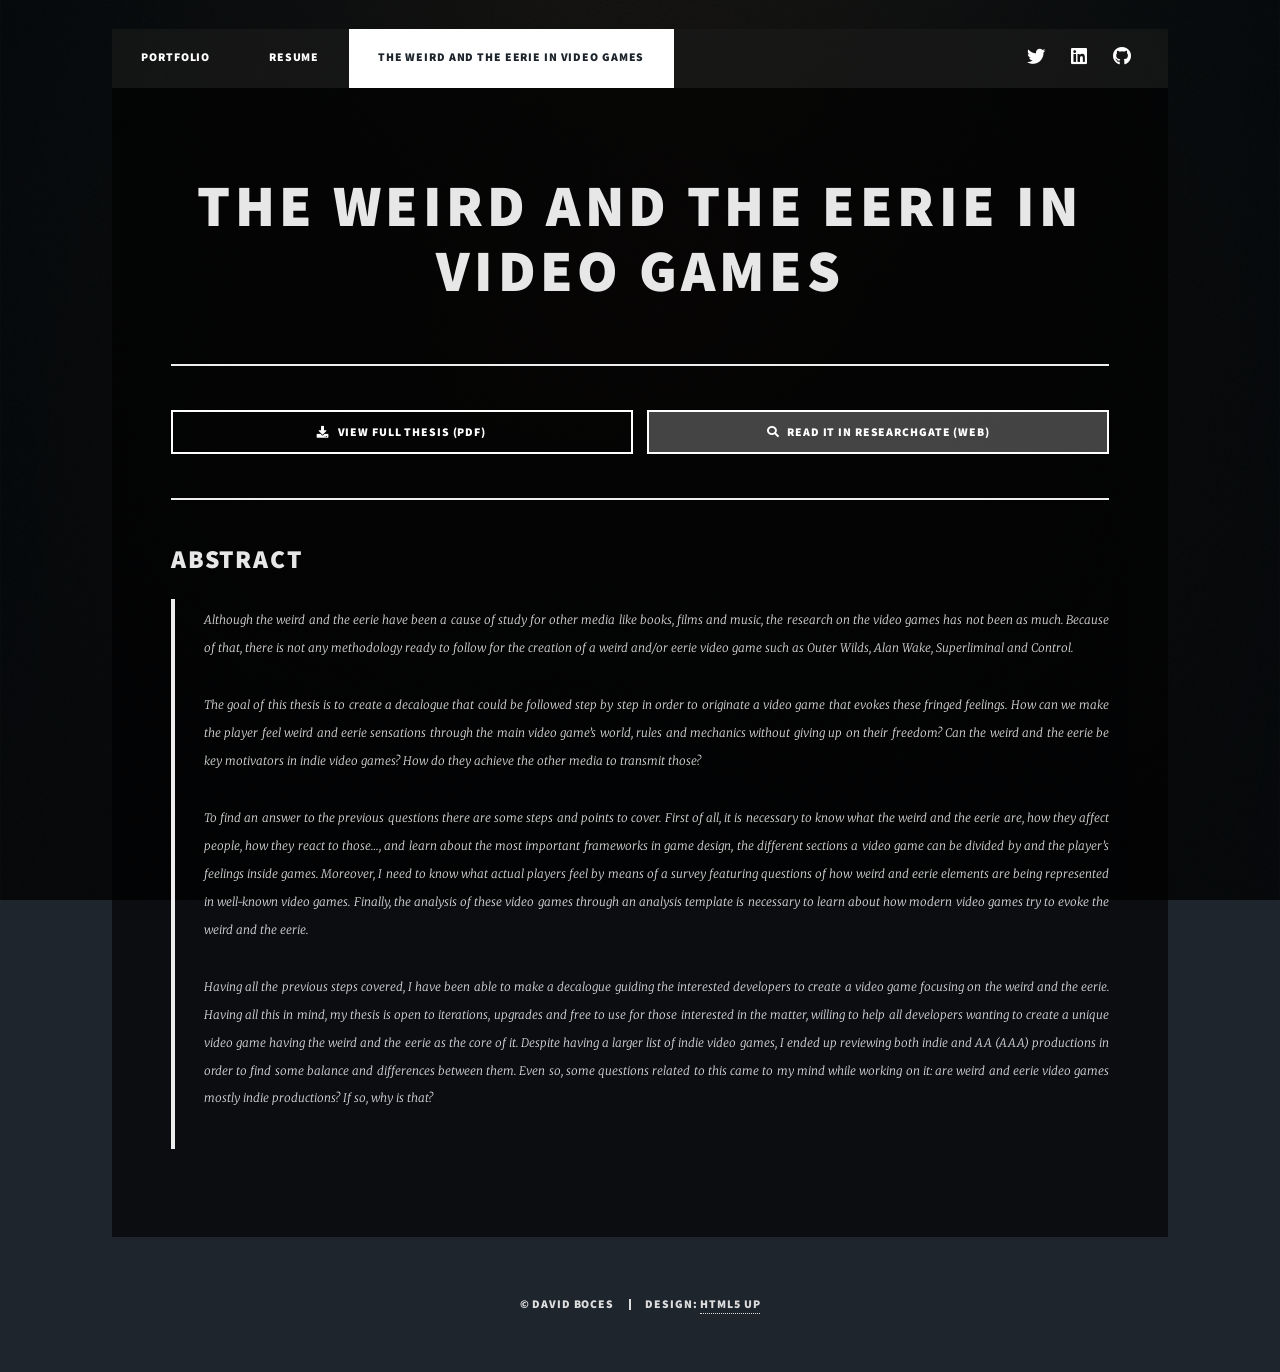
<file: docs/weirdandeerie.html>
<!DOCTYPE HTML>
<!--
	Massively by HTML5 UP
	html5up.net | @ajlkn
	Free for personal and commercial use under the CCA 3.0 license (html5up.net/license)
-->
<html>
	<head>
		<title>David Boces - Portfolio</title>
		<meta charset="utf-8" />
		<meta name="viewport" content="width=device-width, initial-scale=1, user-scalable=no" />
		<link rel="stylesheet" href="assets/css/main.css" />
		<noscript><link rel="stylesheet" href="assets/css/noscript.css" /></noscript>
	</head>
	<body class="is-preload">

		<!-- Wrapper -->
			<div id="wrapper">

				<!-- Header -->
					<header id="header">
						<!-- <a href="index.html" class="logo">David Boces</a> -->
					</header>

				<!-- Nav -->
					<nav id="nav">
						<ul class="links">
							<li><a href="index.html">Portfolio</a></li>
							<li><a href="aboutme.html">Resume</a></li>
							<!-- <li><a href="unlighted.html">Unlighted</a></li> -->
							<li class="active"><a href="weirdandeerie.html">The Weird and the Eerie in Video Games</a></li>
						</ul>
						<ul class="icons">
							<li><a href="https://x.com/__VoZeS__" class="icon brands fa-twitter"><span class="label">Twitter</span></a></li>
							<li><a href="https://www.linkedin.com/in/david-boces-obis/" class="icon brands fa-linkedin"><span class="label">LinkedIn</span></a></li>
							<!-- <li><a href="https://www.instagram.com/boces16/" class="icon brands fa-instagram"><span class="label">Instagram</span></a></li> -->
							<li><a href="https://github.com/VoZeS/" class="icon brands fa-github"><span class="label">GitHub</span></a></li>
						</ul>
					</nav>

				<!-- Main -->
					<div id="main">

						<!-- Post -->
							<section class="post">
								<header class="major">
									<h1>The weird and the eerie in video games</h1>
								</header>

								<!-- Text stuff -->
									<hr />

										<ul class="actions fit">
												<li><a href="documents/TFG_TheWeirdAndTheEerieInVideoGames-DavidBoces.pdf" class="button fit icon solid fa-download">View Full Thesis (PDF)</a></li>
												<li><a href="https://www.researchgate.net/publication/389275749_The_weird_and_the_eerie_in_video_games" class="button fit primary icon solid fa-search">Read it in ResearchGate (WEB)</a></li>
										</ul>

									<hr />

									<!-- Box -->
									<h2>Abstract</h2>
									<blockquote>
										<p>Although the weird and the eerie have been a cause of study for other media like books, films and music, the research on the video games has not been as much. Because of that, there is not any methodology ready to follow for the creation of a weird and/or eerie video game such as Outer Wilds, Alan Wake, Superliminal and Control.</p>
										<p>The goal of this thesis is to create a decalogue that could be followed step by step in order to originate a video game that evokes these fringed feelings. How can we make the player feel weird and eerie sensations through the main video game’s world, rules and mechanics without giving up on their freedom? Can the weird and the eerie be key motivators in indie video games? How do they achieve the other media to transmit those?</p>
										<p>To find an answer to the previous questions there are some steps and points to cover. First of all, it is necessary to know what the weird and the eerie are, how they affect people, how they react to those…, and learn about the most important frameworks in game design, the different sections a video game can be divided by and the player’s feelings inside games. Moreover, I need to know what actual players feel by means of a survey featuring questions of how weird and eerie elements are being represented in well-known video games. Finally, the analysis of these video games through an analysis template is necessary to learn about how modern video games try to evoke the weird and the eerie.</p>
										<p>Having all the previous steps covered, I have been able to make a decalogue guiding the interested developers to create a video game focusing on the weird and the eerie. Having all this in mind, my thesis is open to iterations, upgrades and free to use for those interested in the matter, willing to help all developers wanting to create a unique video game having the weird and the eerie as the core of it. Despite having a larger list of indie video games, I ended up reviewing both indie and AA (AAA) productions in order to find some balance and differences between them. Even so, some questions related to this came to my mind while working on it: are weird and eerie video games mostly indie productions? If so, why is that?</p>

									</blockquote>	
					</div>

				<!-- Footer -->
					<!-- <footer id="footer">
						<section>
							<form method="post" action="#">
								<div class="fields">
									<div class="field">
										<label for="name">Name</label>
										<input type="text" name="name" id="name" />
									</div>
									<div class="field">
										<label for="email">Email</label>
										<input type="text" name="email" id="email" />
									</div>
									<div class="field">
										<label for="message">Message</label>
										<textarea name="message" id="message" rows="3"></textarea>
									</div>
								</div>
								<ul class="actions">
									<li><input type="submit" value="Send Message" /></li>
								</ul>
							</form>
						</section>
						<section class="split contact">
							<section class="alt">
								<h3>Address</h3>
								<p>Barcelona, Spain</p>
							</section>
							<section>
								<h3>Phone</h3>
								<p><a href="#">(+34) 672 13 98 16</a></p>
							</section>
							<section>
								<h3>Email</h3>
								<p><a href="#">davidboces16@gmail.com</a></p>
							</section>
							<section>
								<h3>Social</h3>
								<ul class="icons alt">
							<li><a href="https://x.com/__VoZeS__" class="icon brands alt fa-twitter"><span class="label">Twitter</span></a></li>
							<li><a href="https://www.linkedin.com/in/david-boces-obis/" class="icon brands alt fa-linkedin"><span class="label">LinkedIn</span></a></li>
							<li><a href="https://www.instagram.com/boces16/" class="icon brands alt fa-instagram"><span class="label">Instagram</span></a></li>
							<li><a href="https://github.com/VoZeS/" class="icon brands alt fa-github"><span class="label">GitHub</span></a></li>
								</ul>
							</section>
						</section>
					</footer> -->

				<!-- Copyright -->
					<div id="copyright">
						<ul><li>&copy; David Boces</li><li>Design: <a href="https://html5up.net">HTML5 UP</a></li></ul>
					</div>

			</div>

		<!-- Scripts -->
			<script src="assets/js/jquery.min.js"></script>
			<script src="assets/js/jquery.scrollex.min.js"></script>
			<script src="assets/js/jquery.scrolly.min.js"></script>
			<script src="assets/js/browser.min.js"></script>
			<script src="assets/js/breakpoints.min.js"></script>
			<script src="assets/js/util.js"></script>
			<script src="assets/js/main.js"></script>

	</body>
</html>
</file>
<file: docs/assets/css/main.css>
@import url(fontawesome-all.min.css);
@import url("https://fonts.googleapis.com/css?family=Merriweather:300,700,300italic,700italic|Source+Sans+Pro:900");

/*
	Massively by HTML5 UP
	html5up.net | @ajlkn
	Free for personal and commercial use under the CCA 3.0 license (html5up.net/license)
*/

html, body, div, span, applet, object,
iframe, h1, h2, h3, h4, h5, h6, p, blockquote,
pre, a, abbr, acronym, address, big, cite,
code, del, dfn, em, img, ins, kbd, q, s, samp,
small, strike, strong, sub, sup, tt, var, b,
u, i, center, dl, dt, dd, ol, ul, li, fieldset,
form, label, legend, table, caption, tbody,
tfoot, thead, tr, th, td, article, aside,
canvas, details, embed, figure, figcaption,
footer, header, hgroup, menu, nav, output, ruby,
section, summary, time, mark, audio, video {
	margin: 0;
	padding: 0;
	border: 0;
	font-size: 100%;
	font: inherit;
	vertical-align: baseline;
	color: #dddddd;
}

article, aside, details, figcaption, figure,
footer, header, hgroup, menu, nav, section {
	display: block;}

body {
	line-height: 1;
}

ol, ul {
	list-style: none;
}

blockquote, q {
	quotes: none;
}

	blockquote:before, blockquote:after, q:before, q:after {
		content: '';
		content: none;
	}

table {
	border-collapse: collapse;
	border-spacing: 0;
}

body {
	-webkit-text-size-adjust: none;
}

mark {
	background-color: transparent;
	color: inherit;
}

input::-moz-focus-inner {
	border: 0;
	padding: 0;
}

input, select, textarea {
	-moz-appearance: none;
	-webkit-appearance: none;
	-ms-appearance: none;
	appearance: none;
}

video {
    width: 100%;
    height: auto;
    display: block;
}


/* Basic */

	@-ms-viewport {
		width: device-width;
	}

	body {
		-ms-overflow-style: scrollbar;
	}

	@media screen and (max-width: 480px) {

		html, body {
			min-width: 320px;
		}

	}

	html {
		box-sizing: border-box;
	}

	*, *:before, *:after {
		box-sizing: inherit;
	}

	body {
		background-color: #1e252d;
	}

		body.is-preload *, body.is-preload *:before, body.is-preload *:after {
			-moz-animation: none !important;
			-webkit-animation: none !important;
			-ms-animation: none !important;
			animation: none !important;
			-moz-transition: none !important;
			-webkit-transition: none !important;
			-ms-transition: none !important;
			transition: none !important;
		}

/* Type */

	html {
		font-size: 16pt;
	}

		@media screen and (max-width: 1680px) {

			html {
				font-size: 12pt;
			}

		}

		@media screen and (max-width: 1280px) {

			html {
				font-size: 11pt;
			}

		}

		@media screen and (max-width: 360px) {

			html {
				font-size: 10pt;
			}

		}

	body {
		color: #212931;
	}

	body, input, select, textarea {
		font-family: "Merriweather", Georgia, serif;
		font-weight: 300;
		font-size: 0.8rem;
		line-height: 2.375;
	}

	a {
		-moz-transition: color 0.2s ease-in-out, background-color 0.2s ease-in-out, border-color 0.2s ease-in-out, box-shadow 0.2s ease-in-out;
		-webkit-transition: color 0.2s ease-in-out, background-color 0.2s ease-in-out, border-color 0.2s ease-in-out, box-shadow 0.2s ease-in-out;
		-ms-transition: color 0.2s ease-in-out, background-color 0.2s ease-in-out, border-color 0.2s ease-in-out, box-shadow 0.2s ease-in-out;
		transition: color 0.2s ease-in-out, background-color 0.2s ease-in-out, border-color 0.2s ease-in-out, box-shadow 0.2s ease-in-out;
		border-bottom: dotted 1px;
		text-decoration: none;
	}

		a:hover {
			border-bottom-color: transparent;
		}

	strong, b {
		font-weight: 600;
	}

	em, i {
		font-style: italic;
	}

	p {
		text-align: justify;
		margin: 0 0 2rem 0;
	}

	h1, h2, h3, h4, h5, h6 {
		font-family: "Source Sans Pro", Helvetica, sans-serif;
		font-weight: 900;
		line-height: 1.5;
		letter-spacing: 0.075em;
		text-transform: uppercase;
		margin: 0 0 1rem 0;
	}

		h1 a, h2 a, h3 a, h4 a, h5 a, h6 a {
			border-bottom: 0;
			color: inherit;
			text-decoration: none;
		}

	h1 {
		font-size: 4rem;
		line-height: 1.1;
		margin: 0 0 2rem 0;
	}

	h2 {
		font-size: 1.75rem;
		line-height: 1.3;
		margin: 0 0 1.5rem 0;
	}

	h3 {
		font-size: 1.25rem;
		margin: 0 0 1.5rem 0;
	}

	h4 {
		font-size: 1rem;
	}

	h5 {
		font-size: 0.9rem;
	}

	h6 {
		font-size: 0.8rem;
	}

	sub {
		font-size: 0.8rem;
		position: relative;
		top: 0.5rem;
	}

	sup {
		font-size: 0.8rem;
		position: relative;
		top: -0.5rem;
	}

	blockquote {
		border-left: solid 4px;
		font-style: italic;
		margin: 0 0 2rem 0;
		padding: 0.5rem 0 0.5rem 2rem;
	}

	code {
		border: solid 2px;
		font-family: "Courier New", monospace;
		font-size: 0.9rem;
		margin: 0 0.25rem;
		padding: 0.25rem 0.65rem;
	}

	pre {
		-webkit-overflow-scrolling: touch;
		font-family: "Courier New", monospace;
		font-size: 0.9rem;
		margin: 0 0 2rem 0;
	}

		pre code {
			display: block;
			line-height: 1.75;
			padding: 1rem 1.5rem;
			overflow-x: auto;
		}

	hr {
		border: 0;
		border-bottom: solid 2px;
		margin: 3rem 0;
	}

		hr.major {
			margin: 5rem 0;
		}

	.align-left {
		text-align: left;
	}

	.align-center {
		text-align: center;
	}

	.align-right {
		text-align: right;
	}

	input, select, textarea {
		color: #eeeeee;
	}

	a {
		color: #e2e2e2;
		border-bottom-color: rgba(33, 41, 49, 0.5);
	}

		a:hover {
			border-bottom-color: transparent;
			color: #18bfef !important;
		}

	strong, b {
		color: #fdfdfd;
	}

	h1, h2, h3, h4, h5, h6 {
		color: #e7e7e7;
	}

	blockquote {
		border-left-color: #eeeeee;
	}

	code {
		background: rgba(173, 150, 21, 0.25);
		border-color: #917108;
	}

	hr {
		border-bottom-color: #eeeeee;
	}

/* Row */

	.row {
		display: flex;
		flex-wrap: wrap;
		box-sizing: border-box;
		align-items: stretch;
	}

		.row > * {
			box-sizing: border-box;
		}

		.row.gtr-uniform > * > :last-child {
			margin-bottom: 0;
		}

		.row.aln-left {
			justify-content: flex-start;
		}

		.row.aln-center {
			justify-content: center;
		}

		.row.aln-right {
			justify-content: flex-end;
		}

		.row.aln-top {
			align-items: flex-start;
		}

		.row.aln-middle {
			align-items: center;
		}

		.row.aln-bottom {
			align-items: flex-end;
		}

		.row > .imp {
			order: -1;
		}

		.row > .col-1 {
			width: 8.33333%;
		}

		.row > .off-1 {
			margin-left: 8.33333%;
		}

		.row > .col-2 {
			width: 16.66667%;
		}

		.row > .off-2 {
			margin-left: 16.66667%;
		}

		.row > .col-3 {
			width: 25%;
		}

		.row > .off-3 {
			margin-left: 25%;
		}

		.row > .col-4 {
			width: 33.33333%;
		}

		.row > .off-4 {
			margin-left: 33.33333%;
		}

		.row > .col-5 {
			width: 41.66667%;
		}

		.row > .off-5 {
			margin-left: 41.66667%;
		}

		.row > .col-6 {
			width: 50%;
		}

		.row > .off-6 {
			margin-left: 50%;
		}

		.row > .col-7 {
			width: 58.33333%;
		}

		.row > .off-7 {
			margin-left: 58.33333%;
		}

		.row > .col-8 {
			width: 66.66667%;
		}

		.row > .off-8 {
			margin-left: 66.66667%;
		}

		.row > .col-9 {
			width: 75%;
		}

		.row > .off-9 {
			margin-left: 75%;
		}

		.row > .col-10 {
			width: 83.33333%;
		}

		.row > .off-10 {
			margin-left: 83.33333%;
		}

		.row > .col-11 {
			width: 91.66667%;
		}

		.row > .off-11 {
			margin-left: 91.66667%;
		}

		.row > .col-12 {
			width: 100%;
		}

		.row > .off-12 {
			margin-left: 100%;
		}

		.row.gtr-0 {
			margin-top: 0;
			margin-left: 0rem;
		}

			.row.gtr-0 > * {
				padding: 0 0 0 0rem;
			}

			.row.gtr-0.gtr-uniform {
				margin-top: 0rem;
			}

				.row.gtr-0.gtr-uniform > * {
					padding-top: 0rem;
				}

		.row.gtr-25 {
			margin-top: 0;
			margin-left: -0.375rem;
		}

			.row.gtr-25 > * {
				padding: 0 0 0 0.375rem;
			}

			.row.gtr-25.gtr-uniform {
				margin-top: -0.375rem;
			}

				.row.gtr-25.gtr-uniform > * {
					padding-top: 0.375rem;
				}

		.row.gtr-50 {
			margin-top: 0;
			margin-left: -0.75rem;
		}

			.row.gtr-50 > * {
				padding: 0 0 0 0.75rem;
			}

			.row.gtr-50.gtr-uniform {
				margin-top: -0.75rem;
			}

				.row.gtr-50.gtr-uniform > * {
					padding-top: 0.75rem;
				}

		.row {
			margin-top: 0;
			margin-left: -1.5rem;
		}

			.row > * {
				padding: 0 0 0 1.5rem;
			}

			.row.gtr-uniform {
				margin-top: -1.5rem;
			}

				.row.gtr-uniform > * {
					padding-top: 1.5rem;
				}

		.row.gtr-150 {
			margin-top: 0;
			margin-left: -2.25rem;
		}

			.row.gtr-150 > * {
				padding: 0 0 0 2.25rem;
			}

			.row.gtr-150.gtr-uniform {
				margin-top: -2.25rem;
			}

				.row.gtr-150.gtr-uniform > * {
					padding-top: 2.25rem;
				}

		.row.gtr-200 {
			margin-top: 0;
			margin-left: -3rem;
		}

			.row.gtr-200 > * {
				padding: 0 0 0 3rem;
			}

			.row.gtr-200.gtr-uniform {
				margin-top: -3rem;
			}

				.row.gtr-200.gtr-uniform > * {
					padding-top: 3rem;
				}

		@media screen and (max-width: 1680px) {

			.row {
				display: flex;
				flex-wrap: wrap;
				box-sizing: border-box;
				align-items: stretch;
			}

				.row > * {
					box-sizing: border-box;
				}

				.row.gtr-uniform > * > :last-child {
					margin-bottom: 0;
				}

				.row.aln-left {
					justify-content: flex-start;
				}

				.row.aln-center {
					justify-content: center;
				}

				.row.aln-right {
					justify-content: flex-end;
				}

				.row.aln-top {
					align-items: flex-start;
				}

				.row.aln-middle {
					align-items: center;
				}

				.row.aln-bottom {
					align-items: flex-end;
				}

				.row > .imp-xlarge {
					order: -1;
				}

				.row > .col-1-xlarge {
					width: 8.33333%;
				}

				.row > .off-1-xlarge {
					margin-left: 8.33333%;
				}

				.row > .col-2-xlarge {
					width: 16.66667%;
				}

				.row > .off-2-xlarge {
					margin-left: 16.66667%;
				}

				.row > .col-3-xlarge {
					width: 25%;
				}

				.row > .off-3-xlarge {
					margin-left: 25%;
				}

				.row > .col-4-xlarge {
					width: 33.33333%;
				}

				.row > .off-4-xlarge {
					margin-left: 33.33333%;
				}

				.row > .col-5-xlarge {
					width: 41.66667%;
				}

				.row > .off-5-xlarge {
					margin-left: 41.66667%;
				}

				.row > .col-6-xlarge {
					width: 50%;
				}

				.row > .off-6-xlarge {
					margin-left: 50%;
				}

				.row > .col-7-xlarge {
					width: 58.33333%;
				}

				.row > .off-7-xlarge {
					margin-left: 58.33333%;
				}

				.row > .col-8-xlarge {
					width: 66.66667%;
				}

				.row > .off-8-xlarge {
					margin-left: 66.66667%;
				}

				.row > .col-9-xlarge {
					width: 75%;
				}

				.row > .off-9-xlarge {
					margin-left: 75%;
				}

				.row > .col-10-xlarge {
					width: 83.33333%;
				}

				.row > .off-10-xlarge {
					margin-left: 83.33333%;
				}

				.row > .col-11-xlarge {
					width: 91.66667%;
				}

				.row > .off-11-xlarge {
					margin-left: 91.66667%;
				}

				.row > .col-12-xlarge {
					width: 100%;
				}

				.row > .off-12-xlarge {
					margin-left: 100%;
				}

				.row.gtr-0 {
					margin-top: 0;
					margin-left: 0rem;
				}

					.row.gtr-0 > * {
						padding: 0 0 0 0rem;
					}

					.row.gtr-0.gtr-uniform {
						margin-top: 0rem;
					}

						.row.gtr-0.gtr-uniform > * {
							padding-top: 0rem;
						}

				.row.gtr-25 {
					margin-top: 0;
					margin-left: -0.375rem;
				}

					.row.gtr-25 > * {
						padding: 0 0 0 0.375rem;
					}

					.row.gtr-25.gtr-uniform {
						margin-top: -0.375rem;
					}

						.row.gtr-25.gtr-uniform > * {
							padding-top: 0.375rem;
						}

				.row.gtr-50 {
					margin-top: 0;
					margin-left: -0.75rem;
				}

					.row.gtr-50 > * {
						padding: 0 0 0 0.75rem;
					}

					.row.gtr-50.gtr-uniform {
						margin-top: -0.75rem;
					}

						.row.gtr-50.gtr-uniform > * {
							padding-top: 0.75rem;
						}

				.row {
					margin-top: 0;
					margin-left: -1.5rem;
				}

					.row > * {
						padding: 0 0 0 1.5rem;
					}

					.row.gtr-uniform {
						margin-top: -1.5rem;
					}

						.row.gtr-uniform > * {
							padding-top: 1.5rem;
						}

				.row.gtr-150 {
					margin-top: 0;
					margin-left: -2.25rem;
				}

					.row.gtr-150 > * {
						padding: 0 0 0 2.25rem;
					}

					.row.gtr-150.gtr-uniform {
						margin-top: -2.25rem;
					}

						.row.gtr-150.gtr-uniform > * {
							padding-top: 2.25rem;
						}

				.row.gtr-200 {
					margin-top: 0;
					margin-left: -3rem;
				}

					.row.gtr-200 > * {
						padding: 0 0 0 3rem;
					}

					.row.gtr-200.gtr-uniform {
						margin-top: -3rem;
					}

						.row.gtr-200.gtr-uniform > * {
							padding-top: 3rem;
						}

		}

		@media screen and (max-width: 1280px) {

			.row {
				display: flex;
				flex-wrap: wrap;
				box-sizing: border-box;
				align-items: stretch;
			}

				.row > * {
					box-sizing: border-box;
				}

				.row.gtr-uniform > * > :last-child {
					margin-bottom: 0;
				}

				.row.aln-left {
					justify-content: flex-start;
				}

				.row.aln-center {
					justify-content: center;
				}

				.row.aln-right {
					justify-content: flex-end;
				}

				.row.aln-top {
					align-items: flex-start;
				}

				.row.aln-middle {
					align-items: center;
				}

				.row.aln-bottom {
					align-items: flex-end;
				}

				.row > .imp-large {
					order: -1;
				}

				.row > .col-1-large {
					width: 8.33333%;
				}

				.row > .off-1-large {
					margin-left: 8.33333%;
				}

				.row > .col-2-large {
					width: 16.66667%;
				}

				.row > .off-2-large {
					margin-left: 16.66667%;
				}

				.row > .col-3-large {
					width: 25%;
				}

				.row > .off-3-large {
					margin-left: 25%;
				}

				.row > .col-4-large {
					width: 33.33333%;
				}

				.row > .off-4-large {
					margin-left: 33.33333%;
				}

				.row > .col-5-large {
					width: 41.66667%;
				}

				.row > .off-5-large {
					margin-left: 41.66667%;
				}

				.row > .col-6-large {
					width: 50%;
				}

				.row > .off-6-large {
					margin-left: 50%;
				}

				.row > .col-7-large {
					width: 58.33333%;
				}

				.row > .off-7-large {
					margin-left: 58.33333%;
				}

				.row > .col-8-large {
					width: 66.66667%;
				}

				.row > .off-8-large {
					margin-left: 66.66667%;
				}

				.row > .col-9-large {
					width: 75%;
				}

				.row > .off-9-large {
					margin-left: 75%;
				}

				.row > .col-10-large {
					width: 83.33333%;
				}

				.row > .off-10-large {
					margin-left: 83.33333%;
				}

				.row > .col-11-large {
					width: 91.66667%;
				}

				.row > .off-11-large {
					margin-left: 91.66667%;
				}

				.row > .col-12-large {
					width: 100%;
				}

				.row > .off-12-large {
					margin-left: 100%;
				}

				.row.gtr-0 {
					margin-top: 0;
					margin-left: 0rem;
				}

					.row.gtr-0 > * {
						padding: 0 0 0 0rem;
					}

					.row.gtr-0.gtr-uniform {
						margin-top: 0rem;
					}

						.row.gtr-0.gtr-uniform > * {
							padding-top: 0rem;
						}

				.row.gtr-25 {
					margin-top: 0;
					margin-left: -0.375rem;
				}

					.row.gtr-25 > * {
						padding: 0 0 0 0.375rem;
					}

					.row.gtr-25.gtr-uniform {
						margin-top: -0.375rem;
					}

						.row.gtr-25.gtr-uniform > * {
							padding-top: 0.375rem;
						}

				.row.gtr-50 {
					margin-top: 0;
					margin-left: -0.75rem;
				}

					.row.gtr-50 > * {
						padding: 0 0 0 0.75rem;
					}

					.row.gtr-50.gtr-uniform {
						margin-top: -0.75rem;
					}

						.row.gtr-50.gtr-uniform > * {
							padding-top: 0.75rem;
						}

				.row {
					margin-top: 0;
					margin-left: -1.5rem;
				}

					.row > * {
						padding: 0 0 0 1.5rem;
					}

					.row.gtr-uniform {
						margin-top: -1.5rem;
					}

						.row.gtr-uniform > * {
							padding-top: 1.5rem;
						}

				.row.gtr-150 {
					margin-top: 0;
					margin-left: -2.25rem;
				}

					.row.gtr-150 > * {
						padding: 0 0 0 2.25rem;
					}

					.row.gtr-150.gtr-uniform {
						margin-top: -2.25rem;
					}

						.row.gtr-150.gtr-uniform > * {
							padding-top: 2.25rem;
						}

				.row.gtr-200 {
					margin-top: 0;
					margin-left: -3rem;
				}

					.row.gtr-200 > * {
						padding: 0 0 0 3rem;
					}

					.row.gtr-200.gtr-uniform {
						margin-top: -3rem;
					}

						.row.gtr-200.gtr-uniform > * {
							padding-top: 3rem;
						}

		}

		@media screen and (max-width: 980px) {

			.row {
				display: flex;
				flex-wrap: wrap;
				box-sizing: border-box;
				align-items: stretch;
			}

				.row > * {
					box-sizing: border-box;
				}

				.row.gtr-uniform > * > :last-child {
					margin-bottom: 0;
				}

				.row.aln-left {
					justify-content: flex-start;
				}

				.row.aln-center {
					justify-content: center;
				}

				.row.aln-right {
					justify-content: flex-end;
				}

				.row.aln-top {
					align-items: flex-start;
				}

				.row.aln-middle {
					align-items: center;
				}

				.row.aln-bottom {
					align-items: flex-end;
				}

				.row > .imp-medium {
					order: -1;
				}

				.row > .col-1-medium {
					width: 8.33333%;
				}

				.row > .off-1-medium {
					margin-left: 8.33333%;
				}

				.row > .col-2-medium {
					width: 16.66667%;
				}

				.row > .off-2-medium {
					margin-left: 16.66667%;
				}

				.row > .col-3-medium {
					width: 25%;
				}

				.row > .off-3-medium {
					margin-left: 25%;
				}

				.row > .col-4-medium {
					width: 33.33333%;
				}

				.row > .off-4-medium {
					margin-left: 33.33333%;
				}

				.row > .col-5-medium {
					width: 41.66667%;
				}

				.row > .off-5-medium {
					margin-left: 41.66667%;
				}

				.row > .col-6-medium {
					width: 50%;
				}

				.row > .off-6-medium {
					margin-left: 50%;
				}

				.row > .col-7-medium {
					width: 58.33333%;
				}

				.row > .off-7-medium {
					margin-left: 58.33333%;
				}

				.row > .col-8-medium {
					width: 66.66667%;
				}

				.row > .off-8-medium {
					margin-left: 66.66667%;
				}

				.row > .col-9-medium {
					width: 75%;
				}

				.row > .off-9-medium {
					margin-left: 75%;
				}

				.row > .col-10-medium {
					width: 83.33333%;
				}

				.row > .off-10-medium {
					margin-left: 83.33333%;
				}

				.row > .col-11-medium {
					width: 91.66667%;
				}

				.row > .off-11-medium {
					margin-left: 91.66667%;
				}

				.row > .col-12-medium {
					width: 100%;
				}

				.row > .off-12-medium {
					margin-left: 100%;
				}

				.row.gtr-0 {
					margin-top: 0;
					margin-left: 0rem;
				}

					.row.gtr-0 > * {
						padding: 0 0 0 0rem;
					}

					.row.gtr-0.gtr-uniform {
						margin-top: 0rem;
					}

						.row.gtr-0.gtr-uniform > * {
							padding-top: 0rem;
						}

				.row.gtr-25 {
					margin-top: 0;
					margin-left: -0.375rem;
				}

					.row.gtr-25 > * {
						padding: 0 0 0 0.375rem;
					}

					.row.gtr-25.gtr-uniform {
						margin-top: -0.375rem;
					}

						.row.gtr-25.gtr-uniform > * {
							padding-top: 0.375rem;
						}

				.row.gtr-50 {
					margin-top: 0;
					margin-left: -0.75rem;
				}

					.row.gtr-50 > * {
						padding: 0 0 0 0.75rem;
					}

					.row.gtr-50.gtr-uniform {
						margin-top: -0.75rem;
					}

						.row.gtr-50.gtr-uniform > * {
							padding-top: 0.75rem;
						}

				.row {
					margin-top: 0;
					margin-left: -1.5rem;
				}

					.row > * {
						padding: 0 0 0 1.5rem;
					}

					.row.gtr-uniform {
						margin-top: -1.5rem;
					}

						.row.gtr-uniform > * {
							padding-top: 1.5rem;
						}

				.row.gtr-150 {
					margin-top: 0;
					margin-left: -2.25rem;
				}

					.row.gtr-150 > * {
						padding: 0 0 0 2.25rem;
					}

					.row.gtr-150.gtr-uniform {
						margin-top: -2.25rem;
					}

						.row.gtr-150.gtr-uniform > * {
							padding-top: 2.25rem;
						}

				.row.gtr-200 {
					margin-top: 0;
					margin-left: -3rem;
				}

					.row.gtr-200 > * {
						padding: 0 0 0 3rem;
					}

					.row.gtr-200.gtr-uniform {
						margin-top: -3rem;
					}

						.row.gtr-200.gtr-uniform > * {
							padding-top: 3rem;
						}

		}

		@media screen and (max-width: 736px) {

			.row {
				display: flex;
				flex-wrap: wrap;
				box-sizing: border-box;
				align-items: stretch;
			}

				.row > * {
					box-sizing: border-box;
				}

				.row.gtr-uniform > * > :last-child {
					margin-bottom: 0;
				}

				.row.aln-left {
					justify-content: flex-start;
				}

				.row.aln-center {
					justify-content: center;
				}

				.row.aln-right {
					justify-content: flex-end;
				}

				.row.aln-top {
					align-items: flex-start;
				}

				.row.aln-middle {
					align-items: center;
				}

				.row.aln-bottom {
					align-items: flex-end;
				}

				.row > .imp-small {
					order: -1;
				}

				.row > .col-1-small {
					width: 8.33333%;
				}

				.row > .off-1-small {
					margin-left: 8.33333%;
				}

				.row > .col-2-small {
					width: 16.66667%;
				}

				.row > .off-2-small {
					margin-left: 16.66667%;
				}

				.row > .col-3-small {
					width: 25%;
				}

				.row > .off-3-small {
					margin-left: 25%;
				}

				.row > .col-4-small {
					width: 33.33333%;
				}

				.row > .off-4-small {
					margin-left: 33.33333%;
				}

				.row > .col-5-small {
					width: 41.66667%;
				}

				.row > .off-5-small {
					margin-left: 41.66667%;
				}

				.row > .col-6-small {
					width: 50%;
				}

				.row > .off-6-small {
					margin-left: 50%;
				}

				.row > .col-7-small {
					width: 58.33333%;
				}

				.row > .off-7-small {
					margin-left: 58.33333%;
				}

				.row > .col-8-small {
					width: 66.66667%;
				}

				.row > .off-8-small {
					margin-left: 66.66667%;
				}

				.row > .col-9-small {
					width: 75%;
				}

				.row > .off-9-small {
					margin-left: 75%;
				}

				.row > .col-10-small {
					width: 83.33333%;
				}

				.row > .off-10-small {
					margin-left: 83.33333%;
				}

				.row > .col-11-small {
					width: 91.66667%;
				}

				.row > .off-11-small {
					margin-left: 91.66667%;
				}

				.row > .col-12-small {
					width: 100%;
				}

				.row > .off-12-small {
					margin-left: 100%;
				}

				.row.gtr-0 {
					margin-top: 0;
					margin-left: 0rem;
				}

					.row.gtr-0 > * {
						padding: 0 0 0 0rem;
					}

					.row.gtr-0.gtr-uniform {
						margin-top: 0rem;
					}

						.row.gtr-0.gtr-uniform > * {
							padding-top: 0rem;
						}

				.row.gtr-25 {
					margin-top: 0;
					margin-left: -0.375rem;
				}

					.row.gtr-25 > * {
						padding: 0 0 0 0.375rem;
					}

					.row.gtr-25.gtr-uniform {
						margin-top: -0.375rem;
					}

						.row.gtr-25.gtr-uniform > * {
							padding-top: 0.375rem;
						}

				.row.gtr-50 {
					margin-top: 0;
					margin-left: -0.75rem;
				}

					.row.gtr-50 > * {
						padding: 0 0 0 0.75rem;
					}

					.row.gtr-50.gtr-uniform {
						margin-top: -0.75rem;
					}

						.row.gtr-50.gtr-uniform > * {
							padding-top: 0.75rem;
						}

				.row {
					margin-top: 0;
					margin-left: -1.5rem;
				}

					.row > * {
						padding: 0 0 0 1.5rem;
					}

					.row.gtr-uniform {
						margin-top: -1.5rem;
					}

						.row.gtr-uniform > * {
							padding-top: 1.5rem;
						}

				.row.gtr-150 {
					margin-top: 0;
					margin-left: -2.25rem;
				}

					.row.gtr-150 > * {
						padding: 0 0 0 2.25rem;
					}

					.row.gtr-150.gtr-uniform {
						margin-top: -2.25rem;
					}

						.row.gtr-150.gtr-uniform > * {
							padding-top: 2.25rem;
						}

				.row.gtr-200 {
					margin-top: 0;
					margin-left: -3rem;
				}

					.row.gtr-200 > * {
						padding: 0 0 0 3rem;
					}

					.row.gtr-200.gtr-uniform {
						margin-top: -3rem;
					}

						.row.gtr-200.gtr-uniform > * {
							padding-top: 3rem;
						}

		}

		@media screen and (max-width: 480px) {

			.row {
				display: flex;
				flex-wrap: wrap;
				box-sizing: border-box;
				align-items: stretch;
			}

				.row > * {
					box-sizing: border-box;
				}

				.row.gtr-uniform > * > :last-child {
					margin-bottom: 0;
				}

				.row.aln-left {
					justify-content: flex-start;
				}

				.row.aln-center {
					justify-content: center;
				}

				.row.aln-right {
					justify-content: flex-end;
				}

				.row.aln-top {
					align-items: flex-start;
				}

				.row.aln-middle {
					align-items: center;
				}

				.row.aln-bottom {
					align-items: flex-end;
				}

				.row > .imp-xsmall {
					order: -1;
				}

				.row > .col-1-xsmall {
					width: 8.33333%;
				}

				.row > .off-1-xsmall {
					margin-left: 8.33333%;
				}

				.row > .col-2-xsmall {
					width: 16.66667%;
				}

				.row > .off-2-xsmall {
					margin-left: 16.66667%;
				}

				.row > .col-3-xsmall {
					width: 25%;
				}

				.row > .off-3-xsmall {
					margin-left: 25%;
				}

				.row > .col-4-xsmall {
					width: 33.33333%;
				}

				.row > .off-4-xsmall {
					margin-left: 33.33333%;
				}

				.row > .col-5-xsmall {
					width: 41.66667%;
				}

				.row > .off-5-xsmall {
					margin-left: 41.66667%;
				}

				.row > .col-6-xsmall {
					width: 50%;
				}

				.row > .off-6-xsmall {
					margin-left: 50%;
				}

				.row > .col-7-xsmall {
					width: 58.33333%;
				}

				.row > .off-7-xsmall {
					margin-left: 58.33333%;
				}

				.row > .col-8-xsmall {
					width: 66.66667%;
				}

				.row > .off-8-xsmall {
					margin-left: 66.66667%;
				}

				.row > .col-9-xsmall {
					width: 75%;
				}

				.row > .off-9-xsmall {
					margin-left: 75%;
				}

				.row > .col-10-xsmall {
					width: 83.33333%;
				}

				.row > .off-10-xsmall {
					margin-left: 83.33333%;
				}

				.row > .col-11-xsmall {
					width: 91.66667%;
				}

				.row > .off-11-xsmall {
					margin-left: 91.66667%;
				}

				.row > .col-12-xsmall {
					width: 100%;
				}

				.row > .off-12-xsmall {
					margin-left: 100%;
				}

				.row.gtr-0 {
					margin-top: 0;
					margin-left: 0rem;
				}

					.row.gtr-0 > * {
						padding: 0 0 0 0rem;
					}

					.row.gtr-0.gtr-uniform {
						margin-top: 0rem;
					}

						.row.gtr-0.gtr-uniform > * {
							padding-top: 0rem;
						}

				.row.gtr-25 {
					margin-top: 0;
					margin-left: -0.375rem;
				}

					.row.gtr-25 > * {
						padding: 0 0 0 0.375rem;
					}

					.row.gtr-25.gtr-uniform {
						margin-top: -0.375rem;
					}

						.row.gtr-25.gtr-uniform > * {
							padding-top: 0.375rem;
						}

				.row.gtr-50 {
					margin-top: 0;
					margin-left: -0.75rem;
				}

					.row.gtr-50 > * {
						padding: 0 0 0 0.75rem;
					}

					.row.gtr-50.gtr-uniform {
						margin-top: -0.75rem;
					}

						.row.gtr-50.gtr-uniform > * {
							padding-top: 0.75rem;
						}

				.row {
					margin-top: 0;
					margin-left: -1.5rem;
				}

					.row > * {
						padding: 0 0 0 1.5rem;
					}

					.row.gtr-uniform {
						margin-top: -1.5rem;
					}

						.row.gtr-uniform > * {
							padding-top: 1.5rem;
						}

				.row.gtr-150 {
					margin-top: 0;
					margin-left: -2.25rem;
				}

					.row.gtr-150 > * {
						padding: 0 0 0 2.25rem;
					}

					.row.gtr-150.gtr-uniform {
						margin-top: -2.25rem;
					}

						.row.gtr-150.gtr-uniform > * {
							padding-top: 2.25rem;
						}

				.row.gtr-200 {
					margin-top: 0;
					margin-left: -3rem;
				}

					.row.gtr-200 > * {
						padding: 0 0 0 3rem;
					}

					.row.gtr-200.gtr-uniform {
						margin-top: -3rem;
					}

						.row.gtr-200.gtr-uniform > * {
							padding-top: 3rem;
						}

		}

		@media screen and (max-width: 360px) {

			.row {
				display: flex;
				flex-wrap: wrap;
				box-sizing: border-box;
				align-items: stretch;
			}

				.row > * {
					box-sizing: border-box;
				}

				.row.gtr-uniform > * > :last-child {
					margin-bottom: 0;
				}

				.row.aln-left {
					justify-content: flex-start;
				}

				.row.aln-center {
					justify-content: center;
				}

				.row.aln-right {
					justify-content: flex-end;
				}

				.row.aln-top {
					align-items: flex-start;
				}

				.row.aln-middle {
					align-items: center;
				}

				.row.aln-bottom {
					align-items: flex-end;
				}

				.row > .imp-xxsmall {
					order: -1;
				}

				.row > .col-1-xxsmall {
					width: 8.33333%;
				}

				.row > .off-1-xxsmall {
					margin-left: 8.33333%;
				}

				.row > .col-2-xxsmall {
					width: 16.66667%;
				}

				.row > .off-2-xxsmall {
					margin-left: 16.66667%;
				}

				.row > .col-3-xxsmall {
					width: 25%;
				}

				.row > .off-3-xxsmall {
					margin-left: 25%;
				}

				.row > .col-4-xxsmall {
					width: 33.33333%;
				}

				.row > .off-4-xxsmall {
					margin-left: 33.33333%;
				}

				.row > .col-5-xxsmall {
					width: 41.66667%;
				}

				.row > .off-5-xxsmall {
					margin-left: 41.66667%;
				}

				.row > .col-6-xxsmall {
					width: 50%;
				}

				.row > .off-6-xxsmall {
					margin-left: 50%;
				}

				.row > .col-7-xxsmall {
					width: 58.33333%;
				}

				.row > .off-7-xxsmall {
					margin-left: 58.33333%;
				}

				.row > .col-8-xxsmall {
					width: 66.66667%;
				}

				.row > .off-8-xxsmall {
					margin-left: 66.66667%;
				}

				.row > .col-9-xxsmall {
					width: 75%;
				}

				.row > .off-9-xxsmall {
					margin-left: 75%;
				}

				.row > .col-10-xxsmall {
					width: 83.33333%;
				}

				.row > .off-10-xxsmall {
					margin-left: 83.33333%;
				}

				.row > .col-11-xxsmall {
					width: 91.66667%;
				}

				.row > .off-11-xxsmall {
					margin-left: 91.66667%;
				}

				.row > .col-12-xxsmall {
					width: 100%;
				}

				.row > .off-12-xxsmall {
					margin-left: 100%;
				}

				.row.gtr-0 {
					margin-top: 0;
					margin-left: 0rem;
				}

					.row.gtr-0 > * {
						padding: 0 0 0 0rem;
					}

					.row.gtr-0.gtr-uniform {
						margin-top: 0rem;
					}

						.row.gtr-0.gtr-uniform > * {
							padding-top: 0rem;
						}

				.row.gtr-25 {
					margin-top: 0;
					margin-left: -0.375rem;
				}

					.row.gtr-25 > * {
						padding: 0 0 0 0.375rem;
					}

					.row.gtr-25.gtr-uniform {
						margin-top: -0.375rem;
					}

						.row.gtr-25.gtr-uniform > * {
							padding-top: 0.375rem;
						}

				.row.gtr-50 {
					margin-top: 0;
					margin-left: -0.75rem;
				}

					.row.gtr-50 > * {
						padding: 0 0 0 0.75rem;
					}

					.row.gtr-50.gtr-uniform {
						margin-top: -0.75rem;
					}

						.row.gtr-50.gtr-uniform > * {
							padding-top: 0.75rem;
						}

				.row {
					margin-top: 0;
					margin-left: -1.5rem;
				}

					.row > * {
						padding: 0 0 0 1.5rem;
					}

					.row.gtr-uniform {
						margin-top: -1.5rem;
					}

						.row.gtr-uniform > * {
							padding-top: 1.5rem;
						}

				.row.gtr-150 {
					margin-top: 0;
					margin-left: -2.25rem;
				}

					.row.gtr-150 > * {
						padding: 0 0 0 2.25rem;
					}

					.row.gtr-150.gtr-uniform {
						margin-top: -2.25rem;
					}

						.row.gtr-150.gtr-uniform > * {
							padding-top: 2.25rem;
						}

				.row.gtr-200 {
					margin-top: 0;
					margin-left: -3rem;
				}

					.row.gtr-200 > * {
						padding: 0 0 0 3rem;
					}

					.row.gtr-200.gtr-uniform {
						margin-top: -3rem;
					}

						.row.gtr-200.gtr-uniform > * {
							padding-top: 3rem;
						}

		}

/* Box */

	.box {
		border: solid 2px;
		margin-bottom: 2rem;
		padding: 1.5rem;
	}

		.box > :last-child,
		.box > :last-child > :last-child,
		.box > :last-child > :last-child > :last-child {
			margin-bottom: 0;
		}

		.box.alt {
			border: 0;
			border-radius: 0;
			padding: 0;
		}

	.box {
		border-color: #eeeeee;
	}

/* Button */

	input[type="submit"],
	input[type="reset"],
	input[type="button"],
	button,
	.button {
		-moz-appearance: none;
		-webkit-appearance: none;
		-ms-appearance: none;
		appearance: none;
		-moz-transition: background-color 0.2s ease-in-out, box-shadow 0.2s ease-in-out, color 0.2s ease-in-out;
		-webkit-transition: background-color 0.2s ease-in-out, box-shadow 0.2s ease-in-out, color 0.2s ease-in-out;
		-ms-transition: background-color 0.2s ease-in-out, box-shadow 0.2s ease-in-out, color 0.2s ease-in-out;
		transition: background-color 0.2s ease-in-out, box-shadow 0.2s ease-in-out, color 0.2s ease-in-out;
		border: 0;
		border-radius: 0;
		cursor: pointer;
		display: inline-block;
		font-family: "Source Sans Pro", Helvetica, sans-serif;
		font-size: 0.8rem;
		font-weight: 900;
		letter-spacing: 0.075em;
		height: 3rem;
		line-height: 3rem;
		padding: 0 2rem;
		text-align: center;
		text-decoration: none;
		text-transform: uppercase;
		white-space: nowrap;
	}

		input[type="submit"].icon:before,
		input[type="reset"].icon:before,
		input[type="button"].icon:before,
		button.icon:before,
		.button.icon:before {
			margin-right: 0.5rem;
		}

		input[type="submit"].icon.solo,
		input[type="reset"].icon.solo,
		input[type="button"].icon.solo,
		button.icon.solo,
		.button.icon.solo {
			position: relative;
			width: 4rem;
			height: 4rem;
			line-height: 4rem;
			border-radius: 4rem;
			text-indent: 4rem;
			overflow: hidden;
			padding: 0;
			white-space: nowrap;
		}

			input[type="submit"].icon.solo:before,
			input[type="reset"].icon.solo:before,
			input[type="button"].icon.solo:before,
			button.icon.solo:before,
			.button.icon.solo:before {
				position: absolute;
				display: block;
				top: 0;
				left: 0;
				width: inherit;
				height: inherit;
				line-height: inherit;
				font-size: 1.25rem;
				margin-right: 0;
				text-align: center;
				text-indent: 0;
			}

		input[type="submit"].fit,
		input[type="reset"].fit,
		input[type="button"].fit,
		button.fit,
		.button.fit {
			width: 100%;
		}

		input[type="submit"].small,
		input[type="reset"].small,
		input[type="button"].small,
		button.small,
		.button.small {
			font-size: 0.7rem;
			height: 2.5rem;
			line-height: 2.5rem;
			padding: 0 1.5rem;
		}

		input[type="submit"].large,
		input[type="reset"].large,
		input[type="button"].large,
		button.large,
		.button.large {
			font-size: 0.9rem;
			height: 3.5rem;
			line-height: 3.5rem;
			padding: 0 2.75rem;
		}

		@media screen and (max-width: 980px) {

			input[type="submit"],
			input[type="reset"],
			input[type="button"],
			button,
			.button {
				font-size: 0.9rem;
				height: 3.25rem;
				line-height: 3.25rem;
			}

				input[type="submit"].large,
				input[type="reset"].large,
				input[type="button"].large,
				button.large,
				.button.large {
					font-size: 1rem;
					height: 3.75rem;
					line-height: 3.75rem;
				}

		}

		input[type="submit"].disabled, input[type="submit"]:disabled,
		input[type="reset"].disabled,
		input[type="reset"]:disabled,
		input[type="button"].disabled,
		input[type="button"]:disabled,
		button.disabled,
		button:disabled,
		.button.disabled,
		.button:disabled {
			pointer-events: none;
			opacity: 0.25;
		}

	input[type="submit"],
	input[type="reset"],
	input[type="button"],
	button,
	.button {
		background-color: transparent;
		box-shadow: inset 0 0 0 2px #ffffff;
		color: #ffffff !important;
	}

		input[type="submit"]:hover,
		input[type="reset"]:hover,
		input[type="button"]:hover,
		button:hover,
		.button:hover {
			box-shadow: inset 0 0 0 2px #18bfef;
			color: #18bfef !important;
		}

		input[type="submit"].primary,
		input[type="reset"].primary,
		input[type="button"].primary,
		button.primary,
		.button.primary {
			background-color: #d1d1d14f;
			box-shadow: inset 0 0 0 2px #ffffff;
			color: #ffffff !important;
		}

			input[type="submit"].primary:hover,
			input[type="reset"].primary:hover,
			input[type="button"].primary:hover,
			button.primary:hover,
			.button.primary:hover {
				background-color: #888888;
			}

/* Form */

	form {
		margin: 0 0 2rem 0;
	}

		form > :last-child {
			margin-bottom: 0;
		}

		form > .fields {
			display: -moz-flex;
			display: -webkit-flex;
			display: -ms-flex;
			display: flex;
			-moz-flex-wrap: wrap;
			-webkit-flex-wrap: wrap;
			-ms-flex-wrap: wrap;
			flex-wrap: wrap;
			width: calc(100% + 3rem);
			margin: -1.5rem 0 2rem -1.5rem;
		}

			form > .fields > .field {
				-moz-flex-grow: 0;
				-webkit-flex-grow: 0;
				-ms-flex-grow: 0;
				flex-grow: 0;
				-moz-flex-shrink: 0;
				-webkit-flex-shrink: 0;
				-ms-flex-shrink: 0;
				flex-shrink: 0;
				padding: 1.5rem 0 0 1.5rem;
				width: calc(100% - 1.5rem);
			}

				form > .fields > .field.half {
					width: calc(50% - 0.75rem);
				}

				form > .fields > .field.third {
					width: calc(100%/3 - 0.5rem);
				}

				form > .fields > .field.quarter {
					width: calc(25% - 0.375rem);
				}

		@media screen and (max-width: 480px) {

			form > .fields {
				width: calc(100% + 3rem);
				margin: -1.5rem 0 2rem -1.5rem;
			}

				form > .fields > .field {
					padding: 1.5rem 0 0 1.5rem;
					width: calc(100% - 1.5rem);
				}

					form > .fields > .field.half {
						width: calc(100% - 1.5rem);
					}

					form > .fields > .field.third {
						width: calc(100% - 1.5rem);
					}

					form > .fields > .field.quarter {
						width: calc(100% - 1.5rem);
					}

		}

	label {
		display: block;
		font-family: "Source Sans Pro", Helvetica, sans-serif;
		font-weight: 900;
		line-height: 1.5;
		letter-spacing: 0.075em;
		font-size: 0.8rem;
		text-transform: uppercase;
		margin: 0 0 0.75rem 0;
	}

		@media screen and (max-width: 980px) {

			label {
				font-size: 0.9rem;
			}

		}

	input[type="text"],
	input[type="password"],
	input[type="email"],
	select,
	textarea {
		-moz-appearance: none;
		-webkit-appearance: none;
		-ms-appearance: none;
		appearance: none;
		background: transparent;
		border-radius: 0;
		border: solid 2px;
		color: inherit;
		display: block;
		outline: 0;
		padding: 0 1rem;
		text-decoration: none;
		width: 100%;
	}

		input[type="text"]:invalid,
		input[type="password"]:invalid,
		input[type="email"]:invalid,
		select:invalid,
		textarea:invalid {
			box-shadow: none;
		}

	select {
		background-size: 1.25rem;
		background-repeat: no-repeat;
		background-position: calc(100% - 1rem) center;
		height: 3rem;
		padding-right: 3rem;
		text-overflow: ellipsis;
	}

		select:focus::-ms-value {
			background-color: transparent;
		}

		select::-ms-expand {
			display: none;
		}

	input[type="text"],
	input[type="password"],
	input[type="email"],
	select {
		height: 3rem;
	}

	textarea {
		padding: 0.75rem 1rem;
	}

	input[type="checkbox"],
	input[type="radio"] {
		-moz-appearance: none;
		-webkit-appearance: none;
		-ms-appearance: none;
		appearance: none;
		display: block;
		float: left;
		margin-right: -2rem;
		opacity: 0;
		width: 1rem;
		z-index: -1;
	}

		input[type="checkbox"] + label,
		input[type="radio"] + label {
			text-decoration: none;
			cursor: pointer;
			display: inline-block;
			font-size: 1rem;
			letter-spacing: 0;
			font-family: "Merriweather", Georgia, serif;
			text-transform: none;
			font-weight: 300;
			padding-left: 2.8rem;
			padding-right: 1rem;
			position: relative;
		}

			input[type="checkbox"] + label:before,
			input[type="radio"] + label:before {
				-moz-osx-font-smoothing: grayscale;
				-webkit-font-smoothing: antialiased;
				display: inline-block;
				font-style: normal;
				font-variant: normal;
				text-rendering: auto;
				line-height: 1;
				text-transform: none !important;
				font-family: 'Font Awesome 5 Free';
				font-weight: 900;
			}

			input[type="checkbox"] + label:before,
			input[type="radio"] + label:before {
				border-radius: 0;
				border: solid 2px;
				content: '';
				display: inline-block;
				font-size: 0.8rem;
				height: 1.8rem;
				left: 0;
				line-height: 1.65rem;
				position: absolute;
				text-align: center;
				top: -0.125rem;
				width: 1.8rem;
			}

		input[type="checkbox"]:checked + label:before,
		input[type="radio"]:checked + label:before {
			content: '\f00c';
		}

	input[type="checkbox"] + label:before {
		border-radius: 0;
	}

	input[type="radio"] + label:before {
		border-radius: 100%;
	}

	::-webkit-input-placeholder {
		opacity: 1.0;
	}

	:-moz-placeholder {
		opacity: 1.0;
	}

	::-moz-placeholder {
		opacity: 1.0;
	}

	:-ms-input-placeholder {
		opacity: 1.0;
	}

	label {
		color: #212931;
	}

	input[type="text"],
	input[type="password"],
	input[type="email"],
	select,
	textarea {
		border-color: #eeeeee;
	}

		input[type="text"]:focus,
		input[type="password"]:focus,
		input[type="email"]:focus,
		select:focus,
		textarea:focus {
			border-color: #18bfef;
		}

	select {
		background-image: url("data:image/svg+xml;charset=utf8,%3Csvg xmlns='http://www.w3.org/2000/svg' width='40' height='40' preserveAspectRatio='none' viewBox='0 0 40 40'%3E%3Cpath d='M9.4,12.3l10.4,10.4l10.4-10.4c0.2-0.2,0.5-0.4,0.9-0.4c0.3,0,0.6,0.1,0.9,0.4l3.3,3.3c0.2,0.2,0.4,0.5,0.4,0.9 c0,0.4-0.1,0.6-0.4,0.9L20.7,31.9c-0.2,0.2-0.5,0.4-0.9,0.4c-0.3,0-0.6-0.1-0.9-0.4L4.3,17.3c-0.2-0.2-0.4-0.5-0.4-0.9 c0-0.4,0.1-0.6,0.4-0.9l3.3-3.3c0.2-0.2,0.5-0.4,0.9-0.4S9.1,12.1,9.4,12.3z' fill='%23eeeeee' /%3E%3C/svg%3E");
	}

		select option {
			background-color: #ffffff;
			color: #212931;
		}

	.select-wrapper:before {
		color: #eeeeee;
	}

	input[type="checkbox"] + label,
	input[type="radio"] + label {
		color: #212931;
	}

		input[type="checkbox"] + label:before,
		input[type="radio"] + label:before {
			border-color: #eeeeee;
		}

	input[type="checkbox"]:checked + label:before,
	input[type="radio"]:checked + label:before {
		background-color: #212931;
		border-color: #212931;
		color: #ffffff;
	}

	input[type="checkbox"]:focus + label:before,
	input[type="radio"]:focus + label:before {
		border-color: #18bfef;
	}

	::-webkit-input-placeholder {
		color: #909498 !important;
	}

	:-moz-placeholder {
		color: #909498 !important;
	}

	::-moz-placeholder {
		color: #909498 !important;
	}

	:-ms-input-placeholder {
		color: #909498 !important;
	}

	.formerize-placeholder {
		color: #909498 !important;
	}

/* Icon */

	.icon {
		text-decoration: none;
		border-bottom: none;
		position: relative;
	}

		.icon:before {
			-moz-osx-font-smoothing: grayscale;
			-webkit-font-smoothing: antialiased;
			display: inline-block;
			font-style: normal;
			font-variant: normal;
			text-rendering: auto;
			line-height: 1;
			text-transform: none !important;
			font-family: 'Font Awesome 5 Free';
			font-weight: 400;
		}

		.icon > .label {
			display: none;
		}

		.icon:before {
			line-height: inherit;
		}

		.icon.solid:before {
			font-weight: 900;
		}

		.icon.brands:before {
			font-family: 'Font Awesome 5 Brands';
		}

		.icon:hover{
			color: #ffffff;
		}

/* Image */

	.image {
		border: 0;
		display: inline-block;
		position: relative;
	}

		.image img {
			display: block;
		}

		.image.left, .image.right {
			max-width: 40%;
		}

			.image.left img, .image.right img {
				width: 100%;
			}

		.image.left {
			float: left;
			margin: 0 2rem 2rem 0;
			top: 0.75rem;
		}

		.image.right {
			float: right;
			margin: 0 0 2rem 2rem;
			top: 0.75rem;
		}

		.image.fit {
			display: block;
			margin: 2.5rem 0;
			width: 100%;
		}

			.image.fit:first-child {
				margin-top: 0;
			}

			.image.fit img {
				width: 100%;
			}

		.image.main {
			display: block;
			margin: 4rem 0;
			width: 100%;
		}

			.image.main:first-child {
				margin-top: 0;
			}

			.image.main img {
				width: 100%;
			}

		@media screen and (max-width: 736px) {

			.image.fit {
				margin: 2rem 0;
			}

			.image.main {
				margin: 2rem 0;
			}

		}

		.image-centered {
			display: flex;
			justify-content: center;
			margin: 2rem 0;
		}

		.image-centered img {
			width: auto;
			max-width: 100%;
			height: auto;
		}

	a.image {
		overflow: hidden;
	}

		a.image img {
			-moz-transition: -moz-transform 0.2s ease-out;
			-webkit-transition: -webkit-transform 0.2s ease-out;
			-ms-transition: -ms-transform 0.2s ease-out;
			transition: transform 0.2s ease-out;
		}

		a.image:hover img {
			-moz-transform: scale(1.05);
			-webkit-transform: scale(1.05);
			-ms-transform: scale(1.05);
			transform: scale(1.05);
		}

/* Actions */

	ul.actions {
		display: -moz-flex;
		display: -webkit-flex;
		display: -ms-flex;
		display: flex;
		cursor: default;
		list-style: none;
		margin-left: -1rem;
		padding-left: 0;
	}

		ul.actions li {
			padding: 0 0 0 1rem;
			vertical-align: middle;
		}

		ul.actions.special {
			-moz-justify-content: center;
			-webkit-justify-content: center;
			-ms-justify-content: center;
			justify-content: center;
			width: 100%;
			margin-left: 0;
		}

			ul.actions.special li:first-child {
				padding-left: 0;
			}

		ul.actions.stacked {
			-moz-flex-direction: column;
			-webkit-flex-direction: column;
			-ms-flex-direction: column;
			flex-direction: column;
			margin-left: 0;
		}

			ul.actions.stacked li {
				padding: 1.3rem 0 0 0;
			}

				ul.actions.stacked li:first-child {
					padding-top: 0;
				}

		ul.actions.fit {
			width: calc(100% + 1rem);
		}

			ul.actions.fit li {
				-moz-flex-grow: 1;
				-webkit-flex-grow: 1;
				-ms-flex-grow: 1;
				flex-grow: 1;
				-moz-flex-shrink: 1;
				-webkit-flex-shrink: 1;
				-ms-flex-shrink: 1;
				flex-shrink: 1;
				width: 100%;
			}

				ul.actions.fit li > * {
					width: 100%;
				}

			ul.actions.fit.stacked {
				width: 100%;
			}

		@media screen and (max-width: 480px) {

			ul.actions:not(.fixed) {
				-moz-flex-direction: column;
				-webkit-flex-direction: column;
				-ms-flex-direction: column;
				flex-direction: column;
				margin-left: 0;
				width: 100% !important;
			}

				ul.actions:not(.fixed) li {
					-moz-flex-grow: 1;
					-webkit-flex-grow: 1;
					-ms-flex-grow: 1;
					flex-grow: 1;
					-moz-flex-shrink: 1;
					-webkit-flex-shrink: 1;
					-ms-flex-shrink: 1;
					flex-shrink: 1;
					padding: 1rem 0 0 0;
					text-align: center;
					width: 100%;
				}

					ul.actions:not(.fixed) li > * {
						width: 100%;
					}

					ul.actions:not(.fixed) li:first-child {
						padding-top: 0;
					}

					ul.actions:not(.fixed) li input[type="submit"],
					ul.actions:not(.fixed) li input[type="reset"],
					ul.actions:not(.fixed) li input[type="button"],
					ul.actions:not(.fixed) li button,
					ul.actions:not(.fixed) li .button {
						width: 100%;
					}

						ul.actions:not(.fixed) li input[type="submit"].icon:before,
						ul.actions:not(.fixed) li input[type="reset"].icon:before,
						ul.actions:not(.fixed) li input[type="button"].icon:before,
						ul.actions:not(.fixed) li button.icon:before,
						ul.actions:not(.fixed) li .button.icon:before {
							margin-left: -0.5rem;
						}

		}

/* Icons */

	ul.icons {
		cursor: default;
		list-style: none;
		padding-left: 0;
	}

		ul.icons li {
			display: inline-block;
			padding: 0 0.5rem 0 0;
			vertical-align: middle;
		}

			ul.icons li:last-child {
				padding-right: 0;
			}

			ul.icons li .icon:before {
				width: 2.25rem;
				height: 2.25rem;
				line-height: 2.25rem;
				display: inline-block;
				text-align: center;
				border-radius: 100%;
				font-size: 1.25rem;
			}

		ul.icons.alt li .icon:before {
			-moz-transition: color 0.2s ease-in-out, background-color 0.2s ease-in-out, border-color 0.2s ease-in-out, box-shadow 0.2s ease-in-out;
			-webkit-transition: color 0.2s ease-in-out, background-color 0.2s ease-in-out, border-color 0.2s ease-in-out, box-shadow 0.2s ease-in-out;
			-ms-transition: color 0.2s ease-in-out, background-color 0.2s ease-in-out, border-color 0.2s ease-in-out, box-shadow 0.2s ease-in-out;
			transition: color 0.2s ease-in-out, background-color 0.2s ease-in-out, border-color 0.2s ease-in-out, box-shadow 0.2s ease-in-out;
			font-size: 1rem;
		}

/* List */

	ol {
		list-style: decimal;
		margin: 0 0 2rem 0;
		padding-left: 1.25rem;
	}

		ol li {
			padding-left: 0.25rem;
		}

	ul {
		list-style: disc;
		margin: 0 0 2rem 0;
		padding-left: 1rem;
	}

		ul li {
			padding-left: 0.5rem;
		}

		ul.divided {
			list-style: none;
			padding-left: 0;
		}

			ul.divided li {
				border-top: solid 1px;
				padding: 0.5rem 0;
			}

				ul.divided li:first-child {
					border-top: 0;
					padding-top: 0;
				}

	dl {
		margin: 0 0 2rem 0;
	}

		dl dt {
			display: block;
			font-weight: 600;
			margin: 0 0 1rem 0;
		}

		dl dd {
			margin-left: 2rem;
		}

	ul.divided li {
		border-top-color: #eeeeee;
	}

	ul.icons li a.icon:hover:before {
		color: #18bfef;
	}

	ul.icons.alt li .icon:before {
		box-shadow: inset 0 0 0 2px #eeeeee;
	}

	ul.icons.alt li a.icon:hover:before {
		box-shadow: inset 0 0 0 2px #18bfef;
	}

/* Section/Article */

	section.special, article.special {
		text-align: center;
	}

	header {
		cursor: default;
	}

		header > .date {
			display: block;
			font-size: 0.8rem;
			height: 1;
			margin: 0 0 1rem 0;
			position: relative;
		}

		header > p {
			font-style: italic;
		}

		header > h1 + p {
			font-size: 1.1rem;
			margin-top: -0.5rem;
			line-height: 2;
		}

		header > h2 + p {
			font-size: 1rem;
			margin-top: -0.75rem;
		}

		header > h3 + p {
			font-size: 0.9rem;
			margin-top: -0.75rem;
		}

		header > h4 + p {
			font-size: 0.8rem;
			margin-top: -0.75rem;
		}

		header.major {
			margin: 0 0 4rem 0;
			text-align: center;
		}
		header.centered{
			text-align: center;
		}

			header.major > :last-child {
				margin-bottom: 0;
			}

			header.major > p {
				margin-top: 0;
				text-align: center;
			}

			header.major > .date {
				font-size: 1rem;
			}

				header.major > .date:before, header.major > .date:after {
					content: '';
					display: block;
					position: absolute;
					top: 50%;
					width: calc(50% - 6rem);
					border-top: solid 2px;
				}

				header.major > .date:before {
					left: 0;
				}

				header.major > .date:after {
					right: 0;
				}

		@media screen and (max-width: 980px) {

			header br {
				display: none;
			}

		}

		@media screen and (max-width: 736px) {

			header.major {
				margin: 0 0 2rem 0;
			}

		}

	header.major .date:before, header.major .date:after {
		border-top-color: #eeeeee;
	}

/* Table */

	.table-wrapper {
		-webkit-overflow-scrolling: touch;
		overflow-x: auto;
	}

	table {
		margin: 0 0 2rem 0;
		width: 100%;
	}

		table tbody tr {
			border: solid 1px;
			border-left: 0;
			border-right: 0;
		}

		table td {
			padding: 0.75rem 0.75rem;
		}

		table th {
			font-family: "Source Sans Pro", Helvetica, sans-serif;
			font-size: 0.8rem;
			font-weight: 900;
			letter-spacing: 0.075em;
			line-height: 1.5;
			padding: 0 0.75rem 0.75rem 0.75rem;
			text-align: left;
			text-transform: uppercase;
		}

			@media screen and (max-width: 980px) {

				table th {
					font-size: 0.9rem;
				}

			}

		table thead {
			border-bottom: solid 2px;
		}

		table tfoot {
			border-top: solid 2px;
		}

		table.alt {
			border-collapse: separate;
		}

			table.alt tbody tr td {
				border: solid 1px;
				border-left-width: 0;
				border-top-width: 0;
			}

				table.alt tbody tr td:first-child {
					border-left-width: 1px;
				}

			table.alt tbody tr:first-child td {
				border-top-width: 1px;
			}

			table.alt thead {
				border-bottom: 0;
			}

			table.alt tfoot {
				border-top: 0;
			}

	table tbody tr {
		border-color: #eeeeee;
	}

		table tbody tr:nth-child(2n + 1) {
			background-color: rgba(120, 130, 224, 0.068);
		}

	table th {
		color: #4c5e70;
	}

	table thead {
		border-bottom-color: #eeeeee;
	}

	table tfoot {
		border-top-color: #eeeeee;
	}

	table.alt tbody tr td {
		border-color: #eeeeee;
	}

/* Pagination */

	.pagination {
		display: -moz-inline-flex;
		display: -webkit-inline-flex;
		display: -ms-inline-flex;
		display: inline-flex;
		-moz-user-select: none;
		-webkit-user-select: none;
		-ms-user-select: none;
		user-select: none;
		cursor: default;
		list-style: none;
		margin: 0 0 2rem 2px;
		padding: 0;
	}

		.pagination a, .pagination span {
			-moz-transition: background-color 0.2s ease-in-out, border-color 0.2s ease-in-out, box-shadow 0.2s ease-in-out, color 0.2s ease-in-out;
			-webkit-transition: background-color 0.2s ease-in-out, border-color 0.2s ease-in-out, box-shadow 0.2s ease-in-out, color 0.2s ease-in-out;
			-ms-transition: background-color 0.2s ease-in-out, border-color 0.2s ease-in-out, box-shadow 0.2s ease-in-out, color 0.2s ease-in-out;
			transition: background-color 0.2s ease-in-out, border-color 0.2s ease-in-out, box-shadow 0.2s ease-in-out, color 0.2s ease-in-out;
			border: solid 2px;
			display: inline-block;
			font-family: "Source Sans Pro", Helvetica, sans-serif;
			font-size: 0.8rem;
			font-weight: 900;
			height: 3rem;
			letter-spacing: 0.075em;
			line-height: calc(3rem - 4px);
			margin-left: -2px;
			min-width: 3rem;
			position: relative;
			text-align: center;
			text-decoration: none;
			text-transform: uppercase;
		}

		.pagination .next, .pagination .previous {
			text-decoration: none;
			padding: 0 1.75rem;
		}

			.pagination .next:before, .pagination .previous:before {
				-moz-osx-font-smoothing: grayscale;
				-webkit-font-smoothing: antialiased;
				display: inline-block;
				font-style: normal;
				font-variant: normal;
				text-rendering: auto;
				line-height: 1;
				text-transform: none !important;
				font-family: 'Font Awesome 5 Free';
				font-weight: 900;
			}

			.pagination .next:before, .pagination .previous:before {
				display: inline-block;
				color: inherit !important;
				line-height: inherit;
			}

		.pagination .previous:before {
			content: '\f104';
			margin-right: 0.9375em;
		}

		.pagination .next:before {
			content: '\f105';
			float: right;
			margin-left: 0.9375em;
		}

		@media screen and (max-width: 980px) {

			.pagination a, .pagination span {
				font-size: 0.9rem;
			}

		}

		@media screen and (max-width: 480px) {

			.pagination .page, .pagination .extra {
				display: none;
			}

		}

	.pagination a, .pagination span {
		border-color: #eeeeee;
	}

	.pagination a {
		color: #212931 !important;
	}

		.pagination a:hover {
			color: #18bfef !important;
			border-color: #18bfef;
			z-index: 1;
		}

			.pagination a:hover + a,
			.pagination a:hover + span {
				border-left-color: #18bfef;
			}

		.pagination a.active {
			background-color: #eeeeee;
		}

	.pagination span {
		color: #eeeeee;
	}

/* Wrapper */

	#wrapper {
		-moz-transition: opacity 0.5s ease;
		-webkit-transition: opacity 0.5s ease;
		-ms-transition: opacity 0.5s ease;
		transition: opacity 0.5s ease;
		position: relative;
		z-index: 1;
		overflow: hidden;
	}

		#wrapper > .bg {
			position: absolute;
			top: 0;
			left: 0;
			width: 100%;
			height: 100%;
			background-color: #212931;
			background-image: url("../../images/overlay.png"), linear-gradient(0deg, rgba(0, 0, 0, 0.1), rgba(0, 0, 0, 0.1)), url("../../images/bg2.jpg");
			background-size: auto,								auto,														100% auto;
			background-position: center,								center,														top center;
			background-repeat: repeat,								no-repeat,													no-repeat;
			background-attachment: scroll,								scroll,														scroll;
			z-index: -1;
		}

			#wrapper > .bg.fixed {
				position: fixed;
				width: 100vw;
				height: 100vh;
			}

		#wrapper.fade-in:before {
			pointer-events: none;
			-moz-transition: opacity 1s ease-in-out;
			-webkit-transition: opacity 1s ease-in-out;
			-ms-transition: opacity 1s ease-in-out;
			transition: opacity 1s ease-in-out;
			-moz-transition-delay: 0.75s;
			-webkit-transition-delay: 0.75s;
			-ms-transition-delay: 0.75s;
			transition-delay: 0.75s;
			background: #1e252d;
			content: '';
			display: block;
			height: 100%;
			left: 0;
			opacity: 0;
			position: fixed;
			top: 0;
			width: 100%;
		}

		body.is-preload #wrapper.fade-in:before {
			opacity: 1;
		}

		@media screen and (orientation: portrait) {

			#wrapper > .bg {
				background-size: auto,								auto,														auto 175%;
			}

		}

/* Intro */

	#intro {
		color: #ffffff;
		padding: 8rem 4rem 6rem 4rem ;
		-moz-align-items: center;
		-webkit-align-items: center;
		-ms-align-items: center;
		align-items: center;
		display: -moz-flex;
		display: -webkit-flex;
		display: -ms-flex;
		display: flex;
		-moz-flex-direction: column;
		-webkit-flex-direction: column;
		-ms-flex-direction: column;
		flex-direction: column;
		-moz-justify-content: -moz-flex-end;
		-webkit-justify-content: -webkit-flex-end;
		-ms-justify-content: -ms-flex-end;
		justify-content: flex-end;
		-moz-transition: opacity 1s ease, -moz-transform 1s ease;
		-webkit-transition: opacity 1s ease, -webkit-transform 1s ease;
		-ms-transition: opacity 1s ease, -ms-transform 1s ease;
		transition: opacity 1s ease, transform 1s ease;
		position: relative;
		cursor: default;
		text-align: center;
		z-index: 1;
		min-height: 100vh;
	}

		#intro input, #intro select, #intro textarea {
			color: #ffffff;
		}

		#intro a {
			color: #ffffff;
			border-bottom-color: rgba(255, 255, 255, 0.5);
		}

			#intro a:hover {
				border-bottom-color: transparent;
				color: #18bfef !important;
			}

		#intro strong, #intro b {
			color: #ffffff;
		}

		#intro h1, #intro h2, #intro h3, #intro h4, #intro h5, #intro h6 {
			color: #ffffff;
		}

		#intro blockquote {
			border-left-color: #ffffff;
		}

		#intro code {
			background: rgba(255, 255, 255, 0.075);
			border-color: #ffffff;
		}

		#intro hr {
			border-bottom-color: #ffffff;
		}

		#intro input[type="submit"],
		#intro input[type="reset"],
		#intro input[type="button"],
		#intro button,
		#intro .button {
			background-color: transparent;
			box-shadow: inset 0 0 0 2px #ffffff;
			color: #ffffff !important;
		}

			#intro input[type="submit"]:hover,
			#intro input[type="reset"]:hover,
			#intro input[type="button"]:hover,
			#intro button:hover,
			#intro .button:hover {
				box-shadow: inset 0 0 0 2px #18bfef;
				color: #18bfef !important;
			}

			#intro input[type="submit"].primary,
			#intro input[type="reset"].primary,
			#intro input[type="button"].primary,
			#intro button.primary,
			#intro .button.primary {
				background-color: #ffffff;
				box-shadow: none;
				color: #1e252d !important;
			}

				#intro input[type="submit"].primary:hover,
				#intro input[type="reset"].primary:hover,
				#intro input[type="button"].primary:hover,
				#intro button.primary:hover,
				#intro .button.primary:hover {
					background-color: #18bfef;
				}

		#intro h1 {
			font-size: 5rem;
			line-height: 1;
		}

		#intro p {
			font-size: 1.25rem;
			font-style: italic;
			margin-top: -0.25rem;
			text-align: center;
		}

		#intro + #header {
			margin-top: -20rem;
		}

			#intro + #header .logo {
				-moz-transform: translateY(2rem);
				-webkit-transform: translateY(2rem);
				-ms-transform: translateY(2rem);
				transform: translateY(2rem);
				opacity: 0;
				visibility: hidden;
			}

		#intro.hidden {
			pointer-events: none;
			-moz-transform: translateY(2rem);
			-webkit-transform: translateY(2rem);
			-ms-transform: translateY(2rem);
			transform: translateY(2rem);
			-moz-transition: opacity 0.5s ease, -moz-transform 0.5s ease, visibility 0.5s;
			-webkit-transition: opacity 0.5s ease, -webkit-transform 0.5s ease, visibility 0.5s;
			-ms-transition: opacity 0.5s ease, -ms-transform 0.5s ease, visibility 0.5s;
			transition: opacity 0.5s ease, transform 0.5s ease, visibility 0.5s;
			opacity: 0;
			visibility: hidden;
		}

			#intro.hidden + #header .logo {
				-moz-transform: translateY(0);
				-webkit-transform: translateY(0);
				-ms-transform: translateY(0);
				transform: translateY(0);
				opacity: 1;
				visibility: visible;
			}

		body.is-preload #intro {
			-moz-transform: translateY(2rem);
			-webkit-transform: translateY(2rem);
			-ms-transform: translateY(2rem);
			transform: translateY(2rem);
			opacity: 0;
		}

			body.is-preload #intro:not(.hidden) + #header + #nav {
				-moz-transform: translateY(4rem);
				-webkit-transform: translateY(4rem);
				-ms-transform: translateY(4rem);
				transform: translateY(4rem);
				opacity: 0;
			}

		@media screen and (max-width: 980px) {

			#intro {
				padding: 4rem 4rem 2rem 4rem ;
				min-height: 90vh;
			}

				#intro p br {
					display: none;
				}

				#intro + #header {
					margin-top: -14rem;
				}

		}

		@media screen and (max-width: 736px) {

			#intro {
				padding: 3rem 2rem 1rem 2rem ;
				min-height: 80vh;
			}

				#intro h1 {
					font-size: 3.25rem;
					line-height: 1.1;
					margin-bottom: 1rem;
				}

				#intro p {
					font-size: 1rem;
					margin-top: 0rem;
				}

				#intro .actions {
					display: none;
				}

		}

/* Header */

	#header {
		color: #ffffff;
		-moz-align-items: center;
		-webkit-align-items: center;
		-ms-align-items: center;
		align-items: center;
		display: -moz-flex;
		display: -webkit-flex;
		display: -ms-flex;
		display: flex;
		-moz-flex-direction: column;
		-webkit-flex-direction: column;
		-ms-flex-direction: column;
		flex-direction: column;
		-moz-justify-content: -moz-flex-end;
		-webkit-justify-content: -webkit-flex-end;
		-ms-justify-content: -ms-flex-end;
		justify-content: flex-end;
		pointer-events: none;
		-moz-user-select: none;
		-webkit-user-select: none;
		-ms-user-select: none;
		user-select: none;
		height: 0;
		padding-bottom: 8rem;
		position: relative;
		text-align: center;
		z-index: 2;
	}

		#header input, #header select, #header textarea {
			color: #ffffff;
		}

		#header a {
			color: #ffffff;
			border-bottom-color: rgba(255, 255, 255, 0.5);
		}

			#header a:hover {
				border-bottom-color: transparent;
				color: #18bfef !important;
			}

		#header strong, #header b {
			color: #ffffff;
		}

		#header h1, #header h2, #header h3, #header h4, #header h5, #header h6 {
			color: #ffffff;
		}

		#header blockquote {
			border-left-color: #ffffff;
		}

		#header code {
			background: rgba(255, 255, 255, 0.075);
			border-color: #ffffff;
		}

		#header hr {
			border-bottom-color: #ffffff;
		}

		#header .logo {
			-moz-transition: border-color 0.2s ease-in-out, color 0.2s ease-in-out, opacity 0.5s ease, -moz-transform 0.5s ease, visibility 0.5s;
			-webkit-transition: border-color 0.2s ease-in-out, color 0.2s ease-in-out, opacity 0.5s ease, -webkit-transform 0.5s ease, visibility 0.5s;
			-ms-transition: border-color 0.2s ease-in-out, color 0.2s ease-in-out, opacity 0.5s ease, -ms-transform 0.5s ease, visibility 0.5s;
			transition: border-color 0.2s ease-in-out, color 0.2s ease-in-out, opacity 0.5s ease, transform 0.5s ease, visibility 0.5s;
			pointer-events: auto;
			border-style: solid;
			border-color: #ffffff;
			border-width: 5px !important;
			font-family: "Source Sans Pro", Helvetica, sans-serif;
			font-size: 2.25rem;
			font-weight: 900;
			letter-spacing: 0.075em;
			line-height: 1;
			padding: 1rem 1.75rem;
			text-transform: uppercase;
			visibility: visible;
		}

			#header .logo:hover {
				border-color: #18bfef !important;
				color: #18bfef !important;
			}

		@media screen and (max-width: 980px) {

			#header {
				height: 4rem;
				padding-bottom: 4rem;
			}

		}

		@media screen and (max-width: 736px) {

			#header {
				padding-bottom: 3rem;
			}

				#header .logo {
					font-size: 1.75rem;
					border-width: 3px !important;
				}

		}

/* Nav */

	#nav {
		color: #000000a2;
		display: -moz-flex;
		display: -webkit-flex;
		display: -ms-flex;
		display: flex;
		-moz-transition: -moz-transform 1s ease, opacity 1s ease;
		-webkit-transition: -webkit-transform 1s ease, opacity 1s ease;
		-ms-transition: -ms-transform 1s ease, opacity 1s ease;
		transition: transform 1s ease, opacity 1s ease;
		background: #1b1b1ba2;
		height: 4rem;
		line-height: 4rem;
		margin: -6rem auto 0 auto;
		overflow: hidden;
		padding: 0 2rem 0 0;
		position: relative;
		width: calc(100% - 4rem);
		max-width: 72rem;
		z-index: 2;
	}

		#nav ul.divided li {
			border-top-color: #ffffff;
		}

		#nav ul.icons li a.icon:hover:before {
			color: #18bfef;
		}

		#nav ul.icons.alt li .icon:before {
			box-shadow: inset 0 0 0 2px #ffffff;
		}

		#nav ul.icons.alt li a.icon:hover:before {
			box-shadow: inset 0 0 0 2px #18bfef;
		}

		#nav input, #nav select, #nav textarea {
			color: #ffffff;
		}

		#nav a {
			color: #ffffff;
			border-bottom-color: rgba(255, 255, 255, 0.5);
		}

			#nav a:hover {
				border-bottom-color: transparent;
				color: #18bfef !important;
			}

		#nav strong, #nav b {
			color: #ffffff;
		}

		#nav h1, #nav h2, #nav h3, #nav h4, #nav h5, #nav h6 {
			color: #ffffff;
		}

		#nav blockquote {
			border-left-color: #ffffff;
		}

		#nav code {
			background: rgba(255, 255, 255, 0.075);
			border-color: #ffffff;
		}

		#nav hr {
			border-bottom-color: #ffffff;
		}

		#nav ul.links {
			display: -moz-flex;
			display: -webkit-flex;
			display: -ms-flex;
			display: flex;
			-moz-flex-grow: 1;
			-webkit-flex-grow: 1;
			-ms-flex-grow: 1;
			flex-grow: 1;
			-moz-flex-shrink: 1;
			-webkit-flex-shrink: 1;
			-ms-flex-shrink: 1;
			flex-shrink: 1;
			font-family: "Source Sans Pro", Helvetica, sans-serif;
			font-weight: 900;
			letter-spacing: 0.075em;
			list-style: none;
			margin-bottom: 0;
			padding-left: 0;
			text-transform: uppercase;
		}

			#nav ul.links li {
				display: block;
				padding-left: 0;
			}

				#nav ul.links li a {
					-moz-transition: background-color 0.2s ease-in-out, color 0.2s ease-in-out;
					-webkit-transition: background-color 0.2s ease-in-out, color 0.2s ease-in-out;
					-ms-transition: background-color 0.2s ease-in-out, color 0.2s ease-in-out;
					transition: background-color 0.2s ease-in-out, color 0.2s ease-in-out;
					display: block;
					font-size: 0.8rem;
					outline: none;
					padding: 0 2rem;
				}

					#nav ul.links li a:hover {
						color: inherit !important;
						background-color: rgba(255, 255, 255, 0.1);
					}

				#nav ul.links li.active {
					background-color: #ffffff;
				}

					#nav ul.links li.active a {
						color: #1e252d;
					}

						#nav ul.links li.active a:hover {
							color: #18bfef !important;
						}

		#nav ul.icons {
			-moz-flex-grow: 0;
			-webkit-flex-grow: 0;
			-ms-flex-grow: 0;
			flex-grow: 0;
			-moz-flex-shrink: 0;
			-webkit-flex-shrink: 0;
			-ms-flex-shrink: 0;
			flex-shrink: 0;
			margin-bottom: 0;
		}

		@media screen and (max-width: 980px) {

			#nav {
				display: none;
			}

		}

/* Main */

	#main {
		background-color: #000000a2;
		position: relative;
		margin: 0 auto;
		width: calc(100% - 4rem);
		max-width: 72rem;
		z-index: 2;
	}

		#main > * {
			padding: 4rem 4rem 2rem 4rem ;
			border-top: solid 2px #000000a2;
			margin: 0;
		}

			#main > *:first-child {
				border-top: 0;
			}

		#main > footer {
			text-align: center;
		}

		#main > .post {
			padding: 8rem 8rem 6rem 8rem ;
		}

			#main > .post header.major > h1, #main > .post header.major h2 {
				font-size: 4rem;
				line-height: 1.1;
				margin: 0 0 2rem 0;
			}

			#main > .post.featured {
				text-align: center;
			}


			#main > header.major {
				padding-top: 1rem;
				padding-bottom: 1rem;
			}

			@media screen and (max-width: 1280px) {

				#main > .post {
					padding: 6rem 4rem 4rem 4rem ;
				}

			}

			@media screen and (max-width: 736px) {

				#main > .post {
					padding: 4rem 2rem 2rem 2rem ;
				}

					#main > .post header.major > .date {
						margin-top: -1rem;
						margin-bottom: 2rem;
					}

					#main > .post header.major > h1, #main > .post header.major h2 {
						font-size: 2.5rem;
						line-height: 1.2;
						margin: 0 0 1.5rem 0;
					}

			}

		#main > .posts {
			display: -moz-flex;
			display: -webkit-flex;
			display: -ms-flex;
			display: flex;
			-moz-flex-wrap: wrap;
			-webkit-flex-wrap: wrap;
			-ms-flex-wrap: wrap;
			flex-wrap: wrap;
			-moz-align-items: -moz-stretch;
			-webkit-align-items: -webkit-stretch;
			-ms-align-items: -ms-stretch;
			align-items: stretch;
			text-align: center;
			width: 100%;
			padding: 0;
		}

			#main > .posts > * {
				-moz-flex-shrink: 1;
				-webkit-flex-shrink: 1;
				-ms-flex-shrink: 1;
				flex-shrink: 1;
				-moz-flex-grow: 0;
				-webkit-flex-grow: 0;
				-ms-flex-grow: 0;
				flex-grow: 0;
			}

			#main > .posts > * {
				width: 50%;
			}

			#main > .posts > * {
				padding: 1rem;
				width: 50%;
			}

			#main > .posts > article {
				border-color: #eeeeee;
				border-left-width: 2px;
				border-style: solid;
				border-top-width: 2px;
				text-align: center;
			}

				#main > .posts > article > :last-child {
					margin-bottom: 0;
				}

				#main > .posts > article:nth-child(2n - 1) {
					border-left-width: 0;
				}

				#main > .posts > article:nth-child(-n + 2) {
					border-top-width: 0;
				}

				#main > .posts:has(> article:only-child) {
					justify-content: center;
				}

				/* #main > .posts:has(> article:only-child) > article {
					width: 50%;
				} */

			@media screen and (max-width: 980px) {

				#main > .posts > * {
					width: 50%;
				}

				#main > .posts > * {
					padding: 2.5rem;
					width: 50%;
				}

			}

			@media screen and (max-width: 736px) {

				#main > .posts > * {
					width: 100%;
				}

				#main > .posts > * {
					padding: 2rem;
					width: 100%;
				}

				#main > .posts > article:nth-child(2n - 1) {
					border-left-width: 2px;
				}

				#main > .posts > article:nth-child(-n + 2) {
					border-top-width: 2px;
				}

				#main > .posts > article:nth-child(n) {
					border-left-width: 0;
				}

				#main > .posts > article:nth-child(-n + 1) {
					border-top-width: 0;
				}

				#main > .posts > article .image {
					max-width: 25rem;
					margin-left: auto;
					margin-right: auto;
				}
			}

		@media screen and (max-width: 736px) {

			#main > * {
				padding: 2rem 2rem 0.1rem 2rem ;
			}

		}

		@media screen and (max-width: 480px) {

			#main {
				width: 100%;
			}

		}

/* Footer */

	#footer {
		color: #717981;
		display: -moz-flex;
		display: -webkit-flex;
		display: -ms-flex;
		display: flex;
		background-color: #f5f5f5;
		color: #909498;
		cursor: default;
		position: relative;
		margin: 0 auto;
		width: calc(100% - 4rem);
		max-width: 72rem;
		z-index: 2;
	}

		#footer input, #footer select, #footer textarea {
			color: #717981;
		}

		#footer a {
			color: #717981;
			border-bottom-color: rgba(113, 121, 129, 0.5);
		}

			#footer a:hover {
				border-bottom-color: transparent;
				color: #18bfef !important;
			}

		#footer strong, #footer b {
			color: #717981;
		}

		#footer h1, #footer h2, #footer h3, #footer h4, #footer h5, #footer h6 {
			color: #717981;
		}

		#footer blockquote {
			border-left-color: #e2e2e2;
		}

		#footer code {
			background: rgba(220, 220, 220, 0.5);
			border-color: #e2e2e2;
		}

		#footer hr {
			border-bottom-color: #e2e2e2;
		}

		#footer .box {
			border-color: #e2e2e2;
		}

		#footer input[type="submit"],
		#footer input[type="reset"],
		#footer input[type="button"],
		#footer button,
		#footer .button {
			background-color: transparent;
			box-shadow: inset 0 0 0 2px #717981;
			color: #717981 !important;
		}

			#footer input[type="submit"]:hover,
			#footer input[type="reset"]:hover,
			#footer input[type="button"]:hover,
			#footer button:hover,
			#footer .button:hover {
				box-shadow: inset 0 0 0 2px #18bfef;
				color: #18bfef !important;
			}

			#footer input[type="submit"].primary,
			#footer input[type="reset"].primary,
			#footer input[type="button"].primary,
			#footer button.primary,
			#footer .button.primary {
				background-color: #e3e3e4;
				box-shadow: none;
				color: #f5f5f5 !important;
			}

				#footer input[type="submit"].primary:hover,
				#footer input[type="reset"].primary:hover,
				#footer input[type="button"].primary:hover,
				#footer button.primary:hover,
				#footer .button.primary:hover {
					background-color: #18bfef;
				}

		#footer label {
			color: #717981;
		}

		#footer input[type="text"],
		#footer input[type="password"],
		#footer input[type="email"],
		#footer select,
		#footer textarea {
			border-color: #e2e2e2;
		}

			#footer input[type="text"]:focus,
			#footer input[type="password"]:focus,
			#footer input[type="email"]:focus,
			#footer select:focus,
			#footer textarea:focus {
				border-color: #18bfef;
			}

		#footer select {
			background-image: url("data:image/svg+xml;charset=utf8,%3Csvg xmlns='http://www.w3.org/2000/svg' width='40' height='40' preserveAspectRatio='none' viewBox='0 0 40 40'%3E%3Cpath d='M9.4,12.3l10.4,10.4l10.4-10.4c0.2-0.2,0.5-0.4,0.9-0.4c0.3,0,0.6,0.1,0.9,0.4l3.3,3.3c0.2,0.2,0.4,0.5,0.4,0.9 c0,0.4-0.1,0.6-0.4,0.9L20.7,31.9c-0.2,0.2-0.5,0.4-0.9,0.4c-0.3,0-0.6-0.1-0.9-0.4L4.3,17.3c-0.2-0.2-0.4-0.5-0.4-0.9 c0-0.4,0.1-0.6,0.4-0.9l3.3-3.3c0.2-0.2,0.5-0.4,0.9-0.4S9.1,12.1,9.4,12.3z' fill='%23e2e2e2' /%3E%3C/svg%3E");
		}

			#footer select option {
				background-color: #f5f5f5;
				color: #717981;
			}

		#footer .select-wrapper:before {
			color: #e2e2e2;
		}

		#footer input[type="checkbox"] + label,
		#footer input[type="radio"] + label {
			color: #717981;
		}

			#footer input[type="checkbox"] + label:before,
			#footer input[type="radio"] + label:before {
				border-color: #e2e2e2;
			}

		#footer input[type="checkbox"]:checked + label:before,
		#footer input[type="radio"]:checked + label:before {
			background-color: #717981;
			border-color: #717981;
			color: #f5f5f5;
		}

		#footer input[type="checkbox"]:focus + label:before,
		#footer input[type="radio"]:focus + label:before {
			border-color: #18bfef;
		}

		#footer ::-webkit-input-placeholder {
			color: #b3b7bb !important;
		}

		#footer :-moz-placeholder {
			color: #b3b7bb !important;
		}

		#footer ::-moz-placeholder {
			color: #b3b7bb !important;
		}

		#footer :-ms-input-placeholder {
			color: #b3b7bb !important;
		}

		#footer .formerize-placeholder {
			color: #b3b7bb !important;
		}

		#footer ul.divided li {
			border-top-color: #e2e2e2;
		}

		#footer ul.icons li a.icon:hover:before {
			color: #18bfef;
		}

		#footer ul.icons.alt li .icon:before {
			box-shadow: inset 0 0 0 2px #e2e2e2;
		}

		#footer ul.icons.alt li a.icon:hover:before {
			box-shadow: inset 0 0 0 2px #18bfef;
		}

		#footer header.major .date:before, #footer header.major .date:after {
			border-top-color: #e2e2e2;
		}

		#footer table tbody tr {
			border-color: #e2e2e2;
		}

			#footer table tbody tr:nth-child(2n + 1) {
				background-color: rgba(220, 220, 220, 0.5);
			}

		#footer table th {
			color: #717981;
		}

		#footer table thead {
			border-bottom-color: #e2e2e2;
		}

		#footer table tfoot {
			border-top-color: #e2e2e2;
		}

		#footer table.alt tbody tr td {
			border-color: #e2e2e2;
		}

		#footer .pagination a, #footer .pagination span {
			border-color: #e2e2e2;
		}

		#footer .pagination a {
			color: #717981 !important;
		}

			#footer .pagination a:hover {
				color: #18bfef !important;
				border-color: #18bfef;
				z-index: 1;
			}

				#footer .pagination a:hover + a,
				#footer .pagination a:hover + span {
					border-left-color: #18bfef;
				}

			#footer .pagination a.active {
				background-color: #e2e2e2;
			}

		#footer .pagination span {
			color: #e2e2e2;
		}

		#footer > section {
			-moz-flex-basis: 50%;
			-webkit-flex-basis: 50%;
			-ms-flex-basis: 50%;
			flex-basis: 50%;
			-moz-flex-grow: 1;
			-webkit-flex-grow: 1;
			-ms-flex-grow: 1;
			flex-grow: 1;
			-moz-flex-shrink: 1;
			-webkit-flex-shrink: 1;
			-ms-flex-shrink: 1;
			flex-shrink: 1;
			padding: 4rem 4rem 2rem 4rem ;
			border-left: solid 2px #e2e2e2;
		}

			#footer > section:first-child {
				border-left: 0;
			}

			#footer > section.split {
				display: -moz-flex;
				display: -webkit-flex;
				display: -ms-flex;
				display: flex;
				-moz-flex-direction: column;
				-webkit-flex-direction: column;
				-ms-flex-direction: column;
				flex-direction: column;
				padding: 0;
			}

				#footer > section.split > section {
					padding: 3rem 4rem 1rem 4rem ;
					border-top: solid 2px #e2e2e2;
				}

					#footer > section.split > section:first-child {
						padding: 5rem 4rem 1rem 4rem ;
						border-top: 0;
					}

					#footer > section.split > section:last-child {
						padding: 3rem 4rem 3rem 4rem ;
					}

				#footer > section.split.contact > section {
					display: -moz-flex;
					display: -webkit-flex;
					display: -ms-flex;
					display: flex;
					-moz-align-items: center;
					-webkit-align-items: center;
					-ms-align-items: center;
					align-items: center;
					padding: 3.15rem 4rem;
				}

					#footer > section.split.contact > section > * {
						margin-bottom: 0;
					}

					#footer > section.split.contact > section > :first-child {
						-moz-flex-shrink: 0;
						-webkit-flex-shrink: 0;
						-ms-flex-shrink: 0;
						flex-shrink: 0;
						-moz-flex-grow: 0;
						-webkit-flex-grow: 0;
						-ms-flex-grow: 0;
						flex-grow: 0;
						width: 6rem;
					}

					#footer > section.split.contact > section > :last-child {
						-moz-flex-shrink: 1;
						-webkit-flex-shrink: 1;
						-ms-flex-shrink: 1;
						flex-shrink: 1;
						-moz-flex-grow: 1;
						-webkit-flex-grow: 1;
						-ms-flex-grow: 1;
						flex-grow: 1;
					}

					#footer > section.split.contact > section:first-child {
						padding: 4rem 4rem 3rem 4rem;
					}

					#footer > section.split.contact > section:last-child {
						padding: 3rem 4rem 4rem 4rem;
					}

					#footer > section.split.contact > section.alt {
						-moz-align-items: -moz-flex-start;
						-webkit-align-items: -webkit-flex-start;
						-ms-align-items: -ms-flex-start;
						align-items: flex-start;
					}

						#footer > section.split.contact > section.alt > :last-child {
							margin-top: -0.325rem;
						}

		#footer form label,
		#footer h3,
		#footer p {
			font-size: 0.8rem;
		}

		@media screen and (max-width: 980px) {

			#footer {
				display: block;
			}

				#footer > section {
					border-top: solid 2px #e2e2e2;
				}

					#footer > section:first-child {
						border-top: 0;
					}

					#footer > section.split > section {
						padding: 4rem 4rem 2rem 4rem ;
					}

						#footer > section.split > section:first-child {
							padding: 4rem 4rem 2rem 4rem ;
						}

						#footer > section.split > section:last-child {
							padding: 4rem 4rem 2rem 4rem ;
						}

					#footer > section.split.contact > section {
						padding: 4rem;
					}

						#footer > section.split.contact > section:first-child {
							padding: 4rem;
						}

						#footer > section.split.contact > section:last-child {
							padding: 4rem;
						}

				#footer form label,
				#footer h3,
				#footer p {
					font-size: 0.9rem;
				}

		}

		@media screen and (max-width: 736px) {

			#footer > section {
				padding: 2rem 2rem 0.1rem 2rem ;
			}

				#footer > section.split > section {
					padding: 2rem 2rem 0.1rem 2rem ;
				}

					#footer > section.split > section:first-child {
						padding: 2rem 2rem 0.1rem 2rem ;
					}

					#footer > section.split > section:last-child {
						padding: 2rem 2rem 0.1rem 2rem ;
					}

				#footer > section.split.contact > section {
					padding: 2rem;
				}

					#footer > section.split.contact > section:first-child {
						padding: 2rem;
					}

					#footer > section.split.contact > section:last-child {
						padding: 2rem;
					}

		}

		@media screen and (max-width: 480px) {

			#footer {
				width: 100%;
			}

		}

	#copyright {
		color: #ffffff;
		position: relative;
		color: rgba(255, 255, 255, 0.25);
		cursor: default;
		font-family: "Source Sans Pro", Helvetica, sans-serif;
		font-size: 0.8rem;
		font-weight: 900;
		letter-spacing: 0.075em;
		line-height: 1.5;
		text-align: center;
		text-transform: uppercase;
		margin: 4rem auto 8rem auto;
		width: calc(100% - 4rem);
		max-width: 72rem;
		z-index: 2;
	}

		#copyright input, #copyright select, #copyright textarea {
			color: #ffffff;
		}

		#copyright a {
			color: #ffffff;
			border-bottom-color: rgba(255, 255, 255, 0.5);
		}

			#copyright a:hover {
				border-bottom-color: transparent;
				color: #18bfef !important;
			}

		#copyright strong, #copyright b {
			color: #ffffff;
		}

		#copyright h1, #copyright h2, #copyright h3, #copyright h4, #copyright h5, #copyright h6 {
			color: #ffffff;
		}

		#copyright blockquote {
			border-left-color: #ffffff;
		}

		#copyright code {
			background: rgba(255, 255, 255, 0.075);
			border-color: #ffffff;
		}

		#copyright hr {
			border-bottom-color: #ffffff;
		}

		#copyright a {
			color: inherit;
			border-bottom-color: inherit;
		}

		#copyright ul {
			list-style: none;
			margin: 0;
			padding-left: 0;
		}

			#copyright ul li {
				border-left: solid 2px;
				display: inline-block;
				line-height: 1;
				margin-left: 1rem;
				padding-left: 1rem;
			}

				#copyright ul li:first-child {
					border-left: 0;
					margin-left: 0;
					padding-left: 0;
				}

		@media screen and (max-width: 1280px) {

			#copyright {
				margin: 4rem auto;
			}

		}

		@media screen and (max-width: 480px) {

			#copyright ul li {
				border-left: 0;
				margin: 1rem 0 0 0;
				padding-left: 0;
				display: block;
			}

				#copyright ul li:first-child {
					margin-top: 0;
				}

		}

/* Nav Panel */

	#navPanelToggle {
		text-decoration: none;
		-moz-transition: color 0.2s ease-in-out, background-color 0.2s ease-in-out, box-shadow 0.2s ease-in-out;
		-webkit-transition: color 0.2s ease-in-out, background-color 0.2s ease-in-out, box-shadow 0.2s ease-in-out;
		-ms-transition: color 0.2s ease-in-out, background-color 0.2s ease-in-out, box-shadow 0.2s ease-in-out;
		transition: color 0.2s ease-in-out, background-color 0.2s ease-in-out, box-shadow 0.2s ease-in-out;
		display: none;
		position: fixed;
		top: 0.75rem;
		right: 0.75rem;
		border: 0;
		color: #ffffff;
		font-family: "Source Sans Pro", Helvetica, sans-serif;
		font-size: 0.9rem;
		font-weight: 900;
		letter-spacing: 0.075em;
		padding: 0.375rem 1.25rem;
		text-transform: uppercase;
		z-index: 10001;
	}

		#navPanelToggle:before {
			-moz-osx-font-smoothing: grayscale;
			-webkit-font-smoothing: antialiased;
			display: inline-block;
			font-style: normal;
			font-variant: normal;
			text-rendering: auto;
			line-height: 1;
			text-transform: none !important;
			font-family: 'Font Awesome 5 Free';
			font-weight: 900;
		}

		#navPanelToggle:before {
			content: '\f0c9';
			margin-right: 0.5rem;
		}

		#navPanelToggle.alt {
			background-color: rgba(0, 0, 0, 0.875);
			box-shadow: 0 0.125rem 0.75rem 0 rgba(30, 37, 45, 0.25);
			color: #212931;
		}

			#navPanelToggle.alt:hover {
				background-color: #000000a2;
			}

		@media screen and (max-width: 980px) {

			#navPanelToggle {
				display: block;
			}

		}

		@media screen and (max-width: 736px) {

			#navPanelToggle {
				font-size: 0.8rem;
				padding: 0.25rem 1rem;
			}

		}

	#navPanel {
		-moz-transform: translateX(20rem);
		-webkit-transform: translateX(20rem);
		-ms-transform: translateX(20rem);
		transform: translateX(20rem);
		-moz-transition: -moz-transform 0.5s ease, box-shadow 0.5s ease, visibility 0.5s;
		-webkit-transition: -webkit-transform 0.5s ease, box-shadow 0.5s ease, visibility 0.5s;
		-ms-transition: -ms-transform 0.5s ease, box-shadow 0.5s ease, visibility 0.5s;
		transition: transform 0.5s ease, box-shadow 0.5s ease, visibility 0.5s;
		display: none;
		-webkit-overflow-scrolling: touch;
		background: #000000a2;
		box-shadow: none;
		color: #212931;
		height: 100%;
		max-width: 80%;
		overflow-y: auto;
		padding: 3rem 2rem;
		position: fixed;
		right: 0;
		top: 0;
		visibility: hidden;
		width: 20rem;
		z-index: 10002;
	}

		#navPanel .links {
			list-style: none;
			padding-left: 0;
		}

			#navPanel .links li {
				border-top: solid 2px #000000a2;
			}

				#navPanel .links li a {
					border-bottom: 0;
					display: block;
					font-family: "Source Sans Pro", Helvetica, sans-serif;
					font-size: 0.9rem;
					font-size: 0.9rem;
					font-weight: 900;
					letter-spacing: 0.075em;
					padding: 0.75rem 0;
					text-transform: uppercase;
				}

				#navPanel .links li:first-child {
					border-top: 0;
				}

		#navPanel .close {
			text-decoration: none;
			-moz-transition: color 0.2s ease-in-out;
			-webkit-transition: color 0.2s ease-in-out;
			-ms-transition: color 0.2s ease-in-out;
			transition: color 0.2s ease-in-out;
			-webkit-tap-highlight-color: rgba(0, 0, 0, 0);
			border: 0;
			color: #909498;
			cursor: pointer;
			display: block;
			height: 3.25rem;
			line-height: 3.25rem;
			padding-right: 1.25rem;
			position: absolute;
			right: 0;
			text-align: right;
			top: 0;
			vertical-align: middle;
			width: 7rem;
		}

			#navPanel .close:before {
				-moz-osx-font-smoothing: grayscale;
				-webkit-font-smoothing: antialiased;
				display: inline-block;
				font-style: normal;
				font-variant: normal;
				text-rendering: auto;
				line-height: 1;
				text-transform: none !important;
				font-family: 'Font Awesome 5 Free';
				font-weight: 900;
			}

			#navPanel .close:before {
				content: '\f00d';
				font-size: 1.25rem;
			}

			#navPanel .close:hover {
				color: #212931;
			}

			@media screen and (max-width: 736px) {

				#navPanel .close {
					height: 4rem;
					line-height: 4rem;
				}

			}

		@media screen and (max-width: 980px) {

			#navPanel {
				display: block;
			}

		}

		@media screen and (max-width: 736px) {

			#navPanel {
				padding: 2.5rem 1.75rem;
			}

		}

	@media screen and (max-width: 980px) {

		body.is-navPanel-visible #wrapper {
			opacity: 0.5;
		}

		body.is-navPanel-visible #navPanel {
			-moz-transform: translateX(0);
			-webkit-transform: translateX(0);
			-ms-transform: translateX(0);
			transform: translateX(0);
			box-shadow: 0 0 1.5rem 0 rgba(0, 0, 0, 0.2);
			visibility: visible;
		}

	}

.platform-widget {
    width: 100%;
    max-width: 646px;
    margin: 0 auto;
}

.platform-widget iframe {
    display: block;
    width: 100%;
    height: 190px;
    border: 0;
}

@media screen and (max-width: 736px) {
    .platform-widget {
        max-width: 100%;
    }

    .platform-widget iframe {
        height: 190px;
    }
}
</file>
<file: docs/assets/css/noscript.css>
@import url(font-awesome.min.css);

/*
	Massively by HTML5 UP
	html5up.net | @ajlkn
	Free for personal and commercial use under the CCA 3.0 license (html5up.net/license)
*/

/* Wrapper */

	#wrapper {
		background-color: #212931;
		background-image: url("../../images/overlay.png"), linear-gradient(0deg, rgba(0, 0, 0, 0.1), rgba(0, 0, 0, 0.1)), url("../../images/bg.jpg");
		background-size: auto,								auto,														100% auto;
		background-position: center,								center,														top center;
		background-repeat: repeat,								no-repeat,													no-repeat;
		background-attachment: fixed,								fixed,														fixed;
	}

		#wrapper.fade-in:before {
			display: none;
		}

/* Intro */

	body.is-preload #intro {
		opacity: 1;
	}

		body.is-preload #intro:not(.hidden) + #header + #nav {
			-moz-transform: none;
			-webkit-transform: none;
			-ms-transform: none;
			transform: none;
			opacity: 1;
		}
</file>
